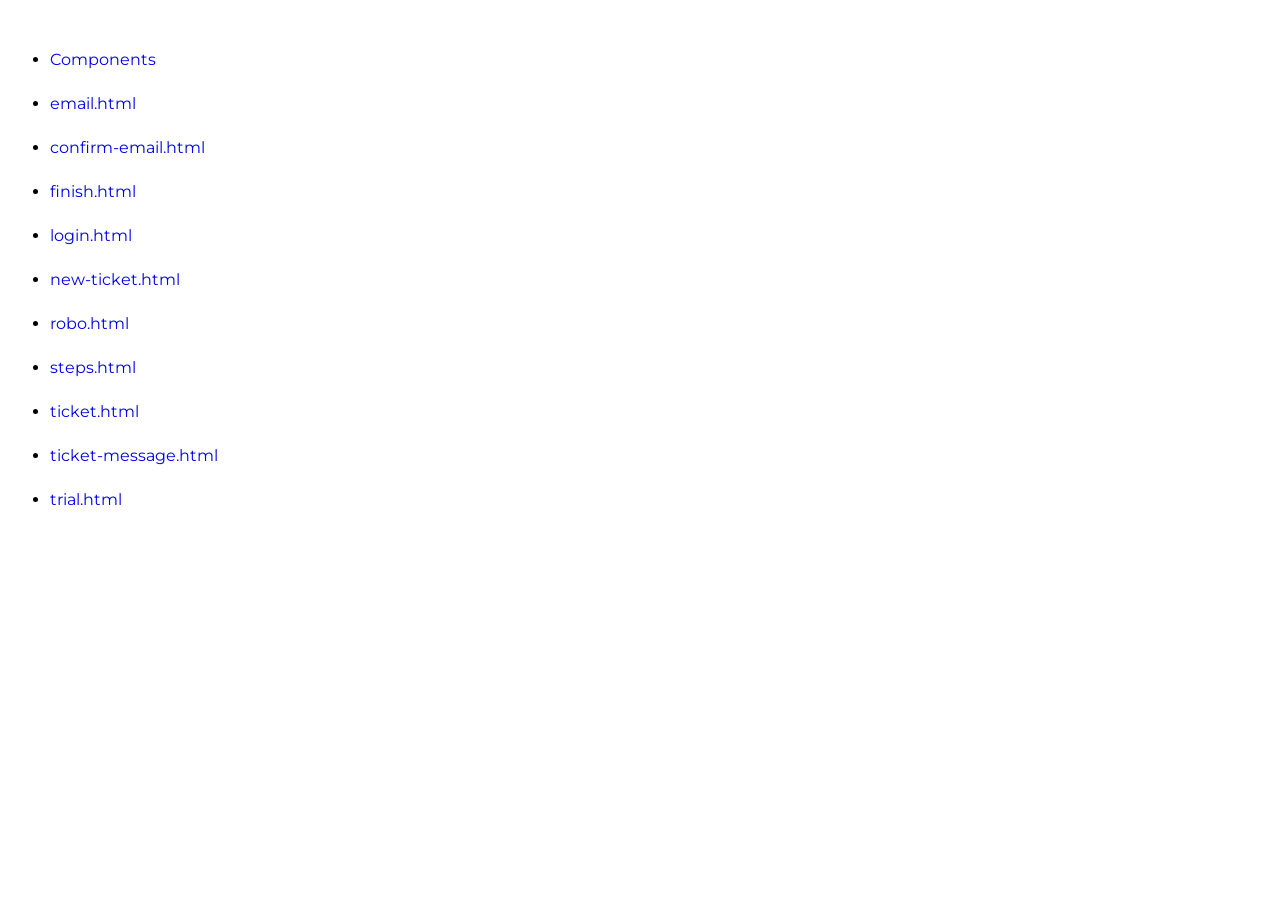
<file: index.html>
<!doctype html>
<html lang="ru">
<head>
  <meta charset="utf-8">
  <meta name="viewport" content="width=device-width, initial-scale=1.0, maximum-scale=1.0, user-scalable=no" />
  <meta http-equiv="X-UA-Compatible" content="ie=edge">
  <meta name="apple-mobile-web-app-status-bar-style" content="#222529">
  <meta name="apple-mobile-web-app-capable" content="yes">
  <meta name="msapplication-config" content="browserconfig.xml" />

  <meta name="theme-color" content="#00CF91">
  <meta name="msapplication-navbutton-color" content="#00CF91">
  <meta name="apple-mobile-web-app-capable" content="yes"/>
  <meta name="apple-mobile-web-app-status-bar-style" content="#00CF91">

  <link rel="icon" type="image/x-icon" href="favicon.ico">
  <link rel="icon" type="image/png" href="favicon.png">
  <link rel="apple-touch-icon" href="android-chrome-192x192.png">

  <link rel="preconnect" href="https://fonts.googleapis.com">
  <link rel="preconnect" href="https://fonts.gstatic.com" crossorigin>
  <link href="https://fonts.googleapis.com/css2?family=Montserrat:wght@100;200;300;400;500;600;700&display=swap" rel="stylesheet">


  <link rel="stylesheet" href="css/style.css">
  <link rel="stylesheet" href="css/responsive.css">


  <script src="js/input-mask.js"></script>
  <title>Ainox</title>
</head>
<body style="padding: 50px;background-color: #FFFFFF">

<ul>
  <li class="mb-25">
    <a href="components.html">Components</a>
  </li>
  <li class="mb-25">
    <a href="email.html">email.html</a>
  </li>
  <li class="mb-25">
    <a href="confirm-email.html">confirm-email.html</a>
  </li>
  <li class="mb-25">
    <a href="finish.html">finish.html</a>
  </li>
  <li class="mb-25">
    <a href="login.html">login.html</a>
  </li>
  <li class="mb-25">
    <a href="new-ticket.html">new-ticket.html</a>
  </li>
  <li class="mb-25">
    <a href="robo.html">robo.html</a>
  </li>
  <li class="mb-25">
    <a href="steps.html">steps.html</a>
  </li>
  <li class="mb-25">
    <a href="ticket.html">ticket.html</a>
  </li>
  <li class="mb-25">
    <a href="ticket-message.html">ticket-message.html</a>
  </li>
  <li class="mb-25">
    <a href="trial.html">trial.html</a>
  </li>
</ul>

<script src="js/mask-data.js"></script>
<script src="js/fastfront.js"></script>
<script src="js/main.js"></script>
</body>
</html>
</file>
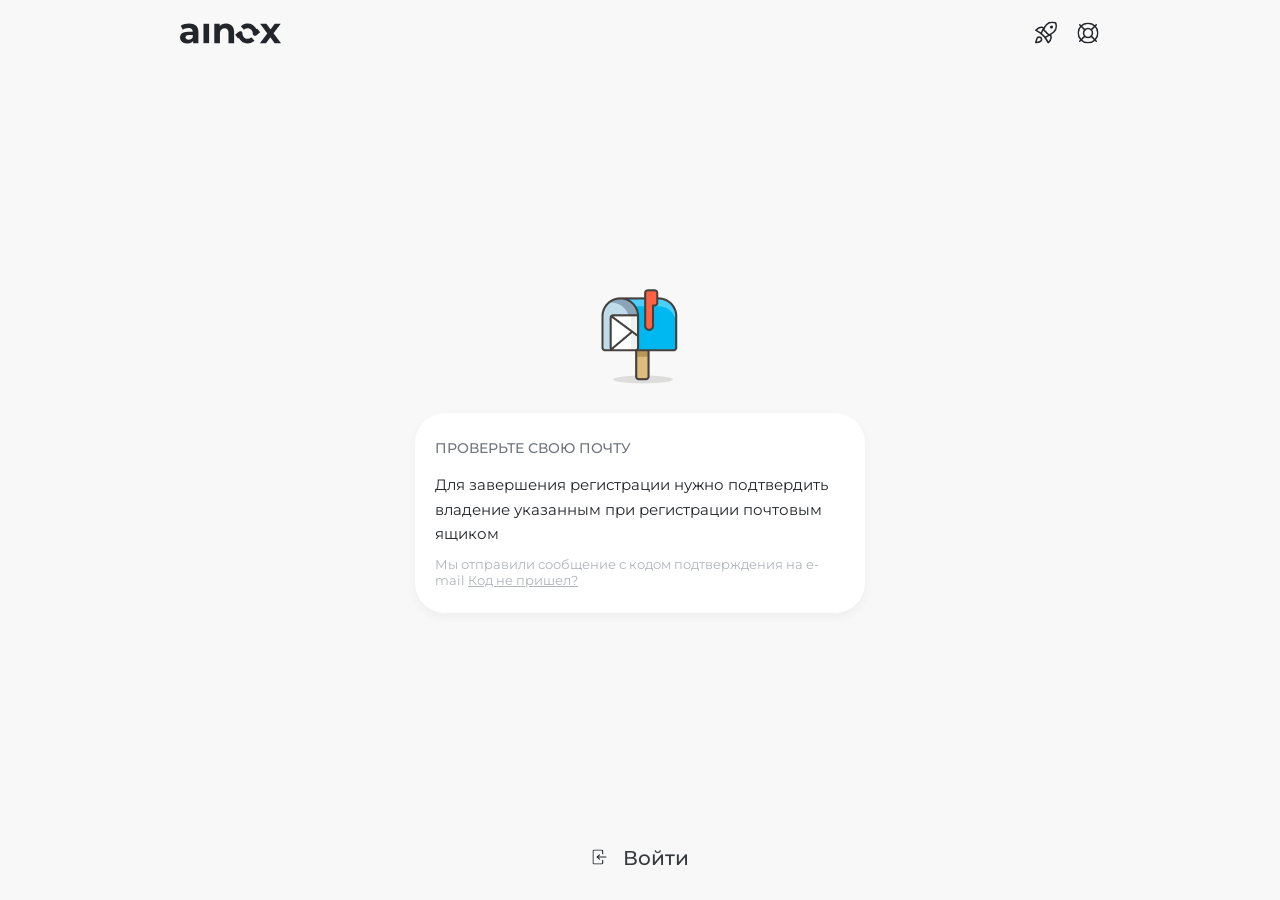
<file: confirm-email.html>
<!doctype html>
<html lang="ru">
<head>
  <meta charset="utf-8">
  <meta name="viewport" content="width=device-width, initial-scale=1.0, maximum-scale=1.0, user-scalable=no" />
  <meta http-equiv="X-UA-Compatible" content="ie=edge">
  <meta name="theme-color" content="#00CF91">
  <meta name="msapplication-navbutton-color" content="#00CF91">
  <meta name="apple-mobile-web-app-capable" content="yes"/>
  <meta name="apple-mobile-web-app-status-bar-style" content="#00CF91">

  <link rel="preconnect" href="https://fonts.googleapis.com">
  <link rel="preconnect" href="https://fonts.gstatic.com" crossorigin>
  <link href="https://fonts.googleapis.com/css2?family=Montserrat:wght@100;200;300;400;500;600;700&display=swap"
        rel="stylesheet">


  <link rel="stylesheet" href="css/style.css">
  <link rel="stylesheet" href="css/responsive.css">


  <script src="js/input-mask.js"></script>
  <title>Email</title>
</head>
<body>


<nav class="navbar">
  <div class="navbar-content">
    <a href="index.html">
      <img src="assets/images/logo-site.svg" alt="logo site">
    </a>


    <div class="navbar-usr-info">
      <a href="#">
        <div class="rocket-icon">
          <img src="assets/icons/rocket.svg" alt="rocket" class="rocket-icon-green">
          <img src="assets/icons/rocket-black.svg" alt="rocket" class="rocket-icon-black">
        </div>
      </a>

      <div class="profile-dropdowns">
        <div class="profile-dropdowns-icon">
          <i class="icon" data-name="help"></i>
        </div>
        <div class="profile-dropdowns-toggle">
          <div class="profile-dropdowns-toggle-title">Справочная информация</div>
          <a href="#" class="profile-dropdowns-toggle-item">
            <img src="assets/icons/energi.svg" alt="energi" class="profile-dropdowns-toggle-icon">
            Мастер быстрой настройки
          </a>
          <a href="#" class="profile-dropdowns-toggle-item">
            <img src="assets/icons/book.svg" alt="book" class="profile-dropdowns-toggle-icon">
            База знаний Ainox
          </a>
          <div class="profile-dropdowns-toggle-title">Справочная информация</div>
          <a href="#" class="profile-dropdowns-toggle-item">
            <img src="assets/icons/send-message.svg" alt="book" class="profile-dropdowns-toggle-icon">
            Поддержка в Telegram
          </a>
          <a href="ticket-message.html" class="profile-dropdowns-toggle-item">
            <img src="assets/icons/help.svg" alt="help" class="profile-dropdowns-toggle-icon">
            Диалоги с поддержкой
          </a>
          <a href="new-ticket.html" class="menu-btn">
            <button class="btn-black">
              <img src="assets/icons/quation.svg" alt="quation" class="profile-dropdowns-toggle-icon">
              Создать обращение
            </button>
          </a>
        </div>
      </div>

    </div>
  </div>
</nav>






<div class="email emaile">

      <div class="email-box emaile-box">
        <div class="image">
          <img src="assets/images/email.png" alt="email">
        </div>
        <div class="wrapper">
          <h3 class="email-box-title">Проверьте свою почту</h3>
          <p class="email-box-subtitle">
            Для завершения регистрации нужно подтвердить владение указанным при регистрации почтовым ящиком
          </p>
          <p class="email-change-kod emaile-box-change">
            Мы отправили сообщение с кодом подтверждения на e-mail
            <a href="#"> Код не пришел?</a>
          </p>
        </div>
        <a href="steps.html" class="register-now sign-emaile">
          <img src="assets/icons/exit-black.svg" alt="exit">
          Войти
        </a>
      </div>


    </div>


<div class="modal-delete-account">
  <div class="modal-delete-account-body"></div>
  <div class="modal-form">
    <h2 class="modal-form-heading">Подтвердите удаление аккаунта</h2>
    <p class="modal-form-title">Все данные об аккаунте будут незамедлительно удалены. Восстановление не возможно.</p>
    <div class="wrapper wrapper-modal-form">
      <span>Подтвердите удаление</span>
      <div class="switch-modal">
        <label class="def-switch">
          <input type="checkbox">
          <span></span>
        </label>
        <p>Подтверждаю удаление аккаунта без возможности восстановления.</p>
      </div>
      <div class="switch-modal switch-modal-mobile">
        <p>Подтверждаю удаление аккаунта без возможности восстановления.</p>
        <label class="def-switch">
          <input type="checkbox">
          <span></span>
        </label>
      </div>
    </div>
    <div class="modal-buttons">
      <button class="close-modal">
        <img src="assets/icons/X.svg" alt="X">
        Отмена
      </button>
      <button class="btn-delete">
        Удалить аккаунт
      </button>
    </div>
  </div>
</div>

<script src="js/mask-data.js"></script>
<script src="js/main.js"></script>
</body>
</html>
</file>
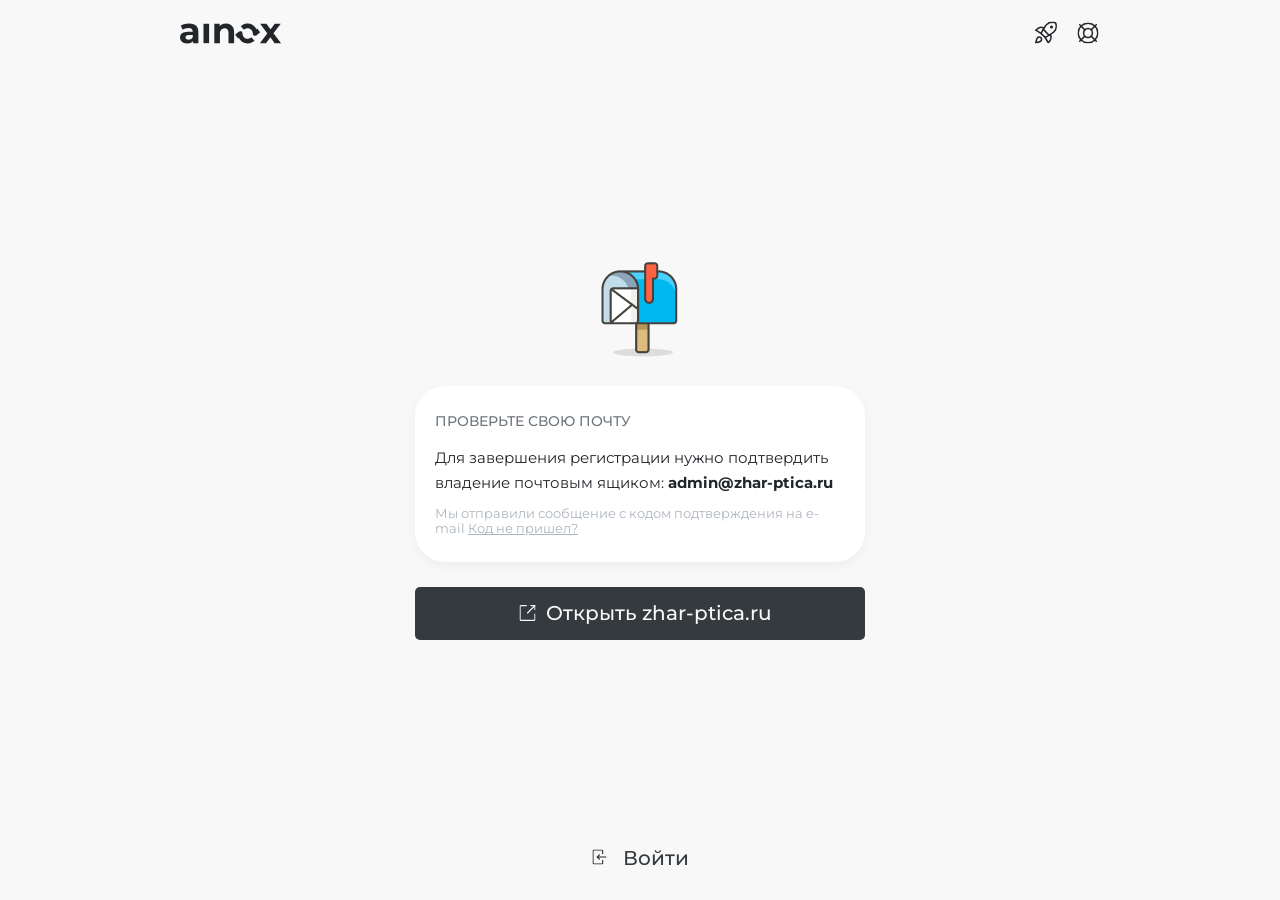
<file: email.html>
<!doctype html>
<html lang="ru">
<head>
  <meta charset="utf-8">
  <meta name="viewport" content="width=device-width, initial-scale=1.0, maximum-scale=1.0, user-scalable=no" />
  <meta http-equiv="X-UA-Compatible" content="ie=edge">
  <meta name="theme-color" content="#00CF91">
  <meta name="msapplication-navbutton-color" content="#00CF91">
  <meta name="apple-mobile-web-app-capable" content="yes"/>
  <meta name="apple-mobile-web-app-status-bar-style" content="#00CF91">

  <link rel="preconnect" href="https://fonts.googleapis.com">
  <link rel="preconnect" href="https://fonts.gstatic.com" crossorigin>
  <link href="https://fonts.googleapis.com/css2?family=Montserrat:wght@100;200;300;400;500;600;700&display=swap"
        rel="stylesheet">


  <link rel="stylesheet" href="css/style.css">
  <link rel="stylesheet" href="css/responsive.css">


  <script src="js/input-mask.js"></script>
  <title>Email</title>
</head>
<body>


<nav class="navbar">
  <div class="navbar-content">
    <a href="index.html">
      <img src="assets/images/logo-site.svg" alt="logo site">
    </a>


    <div class="navbar-usr-info">
      <a href="#">
        <div class="rocket-icon">
          <img src="assets/icons/rocket.svg" alt="rocket" class="rocket-icon-green">
          <img src="assets/icons/rocket-black.svg" alt="rocket" class="rocket-icon-black">
        </div>
      </a>

      <div class="profile-dropdowns">
        <div class="profile-dropdowns-icon">
          <i class="icon" data-name="help"></i>
        </div>
        <div class="profile-dropdowns-toggle">
          <div class="profile-dropdowns-toggle-title">Справочная информация</div>
          <a href="#" class="profile-dropdowns-toggle-item">
            <img src="assets/icons/energi.svg" alt="energi" class="profile-dropdowns-toggle-icon">
            Мастер быстрой настройки
          </a>
          <a href="#" class="profile-dropdowns-toggle-item">
            <img src="assets/icons/book.svg" alt="book" class="profile-dropdowns-toggle-icon">
            База знаний Ainox
          </a>
          <div class="profile-dropdowns-toggle-title">Справочная информация</div>
          <a href="#" class="profile-dropdowns-toggle-item">
            <img src="assets/icons/send-message.svg" alt="book" class="profile-dropdowns-toggle-icon">
            Поддержка в Telegram
          </a>
          <a href="ticket-message.html" class="profile-dropdowns-toggle-item">
            <img src="assets/icons/help.svg" alt="help" class="profile-dropdowns-toggle-icon">
            Диалоги с поддержкой
          </a>
          <a href="new-ticket.html" class="menu-btn">
            <button class="btn-black">
              <img src="assets/icons/quation.svg" alt="quation" class="profile-dropdowns-toggle-icon">
              Создать обращение
            </button>
          </a>
        </div>
      </div>

    </div>
  </div>
</nav>






<div class="email emaile">

      <div class="email-box emaile-box">
        <div class="image">
          <img src="assets/images/email.png" alt="email">
        </div>
        <div class="wrapper">
          <h3 class="email-box-title">Проверьте свою почту</h3>
          <p class="email-box-subtitle">Для завершения регистрации нужно подтвердить владение почтовым ящиком:
            <a href="#">admin@zhar-ptica.ru</a>
          </p>
          <p class="email-change-kod emaile-box-change">
            Мы отправили сообщение с кодом подтверждения на e-mail
            <a href="#"> Код не пришел?</a>
          </p>
        </div>
          <button class="btn-black btn-emaile">
            <img src="assets/icons/arrow-right-top.svg" alt="arrow-">
            Открыть zhar-ptica.ru
          </button>
        <a href="login.html" class="register-now sign-emaile">
          <img src="assets/icons/exit-black.svg" alt="exit">
          Войти
        </a>
      </div>


    </div>


<div class="modal-delete-account">
  <div class="modal-delete-account-body"></div>
  <div class="modal-form">
    <h2 class="modal-form-heading">Подтвердите удаление аккаунта</h2>
    <p class="modal-form-title">Все данные об аккаунте будут незамедлительно удалены. Восстановление не возможно.</p>
    <div class="wrapper wrapper-modal-form">
      <span>Подтвердите удаление</span>
      <div class="switch-modal">
        <label class="def-switch">
          <input type="checkbox">
          <span></span>
        </label>
        <p>Подтверждаю удаление аккаунта без возможности восстановления.</p>
      </div>
      <div class="switch-modal switch-modal-mobile">
        <p>Подтверждаю удаление аккаунта без возможности восстановления.</p>
        <label class="def-switch">
          <input type="checkbox">
          <span></span>
        </label>
      </div>
    </div>
    <div class="modal-buttons">
      <button class="close-modal">
        <img src="assets/icons/X.svg" alt="X">
        Отмена
      </button>
      <button class="btn-delete">
        Удалить аккаунт
      </button>
    </div>
  </div>
</div>

<script src="js/mask-data.js"></script>
<script src="js/main.js"></script>
</body>
</html>
</file>
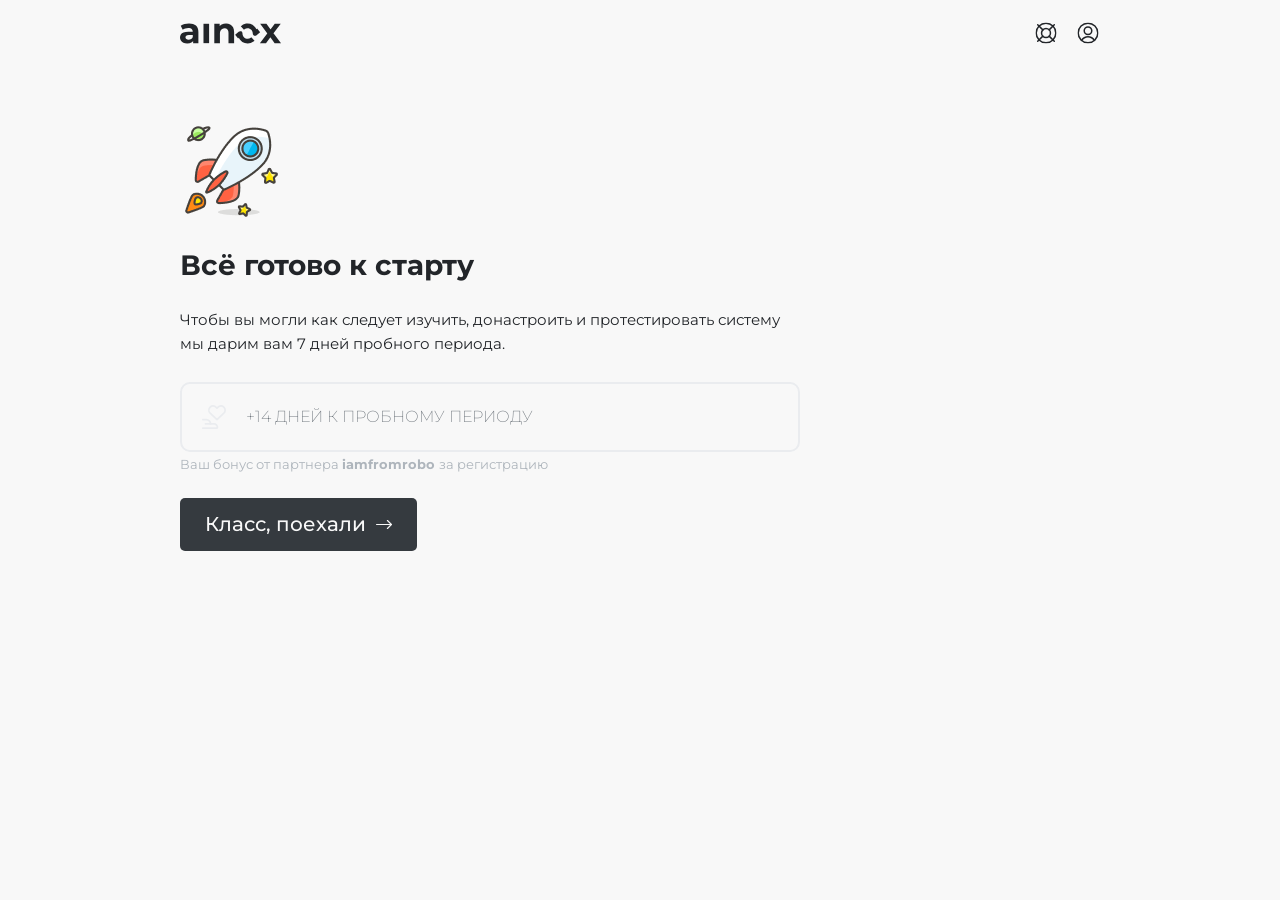
<file: finish.html>
<!doctype html>
<html lang="ru">
<head>
  <meta charset="utf-8">
  <meta name="viewport" content="width=device-width, initial-scale=1.0, maximum-scale=1.0, user-scalable=no" />
  <meta http-equiv="X-UA-Compatible" content="ie=edge">
  <meta name="apple-mobile-web-app-status-bar-style" content="#222529">
  <meta name="apple-mobile-web-app-capable" content="yes">
  <meta name="theme-color" content="#00CF91">
  <meta name="msapplication-navbutton-color" content="#00CF91">
  <meta name="apple-mobile-web-app-capable" content="yes"/>
  <meta name="apple-mobile-web-app-status-bar-style" content="#00CF91">

  <link rel="icon" type="image/x-icon" href="favicon.ico">
  <link rel="icon" type="image/png" href="favicon.png">
  <link rel="apple-touch-icon" href="android-chrome-192x192.png">
  <meta name="msapplication-config" content="browserconfig.xml" />

  <link rel="preconnect" href="https://fonts.googleapis.com">
  <link rel="preconnect" href="https://fonts.gstatic.com" crossorigin>
  <link href="https://fonts.googleapis.com/css2?family=Montserrat:wght@100;200;300;400;500;600;700&display=swap"
        rel="stylesheet">


  <link rel="stylesheet" href="css/style.css">
  <link rel="stylesheet" href="css/responsive.css">


  <script src="js/input-mask.js"></script>
  <title>Finish</title>
</head>
<body class="ticket">

<nav class="navbar">
  <div class="navbar-content">
    <a href="index.html">
      <img src="assets/images/logo-site.svg" alt="logo site">
    </a>


    <div class="navbar-usr-info">

      <div class="profile-dropdowns">
        <div class="profile-dropdowns-icon">
          <i class="icon" data-name="help"></i>
        </div>
        <div class="profile-dropdowns-toggle">
          <div class="profile-dropdowns-toggle-title">Справочная информация</div>
          <a href="#" class="profile-dropdowns-toggle-item">
            <img src="assets/icons/energi.svg" alt="energi" class="profile-dropdowns-toggle-icon">
            Мастер быстрой настройки
          </a>
          <a href="#" class="profile-dropdowns-toggle-item">
            <img src="assets/icons/book.svg" alt="book" class="profile-dropdowns-toggle-icon">
            База знаний Ainox
          </a>
          <div class="profile-dropdowns-toggle-title">Справочная информация</div>
          <a href="#" class="profile-dropdowns-toggle-item">
            <img src="assets/icons/send-message.svg" alt="book" class="profile-dropdowns-toggle-icon">
            Поддержка в Telegram
          </a>
          <a href="ticket-message.html" class="profile-dropdowns-toggle-item">
            <img src="assets/icons/help.svg" alt="help" class="profile-dropdowns-toggle-icon">
            Диалоги с поддержкой
          </a>
          <a href="new-ticket.html" class="menu-btn">
            <button class="btn-black">
              <img src="assets/icons/quation.svg" alt="quation" class="profile-dropdowns-toggle-icon">
              Создать обращение
            </button>
          </a>
        </div>
      </div>

      <div class="profile-dropdowns">
        <div class="profile-dropdowns-icon">
          <i class="icon" data-name="user-profile"></i>
        </div>
        <div class="profile-dropdowns-toggle">
          <div class="profile-dropdowns-toggle-item">
            <img src="assets/icons/dark-mode.svg" alt="icon" class="profile-dropdowns-toggle-icon">
            Ночной режим
          </div>
          <div class="profile-dropdowns-toggle-item">
            <img src="assets/icons/dark-mode.svg" alt="icon" class="profile-dropdowns-toggle-icon">
            Выйти
          </div>
          <div class="profile-dropdowns-toggle-item btn-delete-account">
            <img src="assets/icons/remove-account.svg" alt="book" class="profile-dropdowns-toggle-icon">
            Удалить аккаунт
          </div>
        </div>
      </div>

    </div>
  </div>
</nav>


<div class="container container-finish pt-30">
  <div class="finish">
    <div class="image">
      <img src="assets/images/finish.png" alt="finish-img">
    </div>
    <h2 class="finish-heading">Всё готово к старту</h2>
    <p class="finish-title">Чтобы вы могли как следует изучить, донастроить и протестировать систему мы дарим вам 7 дней пробного периода.</p>
      <div class="finish-text">
        <img src="assets/icons/finish-text.svg" alt="text-finish">
        <span>+14 дней к пробному периоду</span>
      </div>
    <p class="finish-subtitle" >Ваш бонус от партнера <span> iamfromrobo </span> за регистрацию</p>
      <button class="btn-black btn-finish">
        Класс, поехали
        <img src="assets/icons/arrow-right.svg" alt="arrow">
      </button>
  </div>
</div>


<div class="modal-delete-account">
  <div class="modal-delete-account-body"></div>
  <div class="modal-form">
    <h2 class="modal-form-heading">Подтвердите удаление аккаунта</h2>
    <p class="modal-form-title">Все данные об аккаунте будут незамедлительно удалены. Восстановление не возможно.</p>
    <div class="wrapper wrapper-modal-form">
      <span>Подтвердите удаление</span>
      <div class="switch-modal">
        <label class="def-switch">
          <input type="checkbox">
          <span></span>
        </label>
        <p>Подтверждаю удаление аккаунта без возможности восстановления.</p>
      </div>
      <div class="switch-modal switch-modal-mobile">
        <p>Подтверждаю удаление аккаунта без возможности восстановления.</p>
        <label class="def-switch">
          <input type="checkbox">
          <span></span>
        </label>
      </div>
    </div>
    <div class="modal-buttons">
      <button class="close-modal">
        <img src="assets/icons/X.svg" alt="X">
        Отмена
      </button>
      <button class="btn-delete">
        Удалить аккаунт
      </button>
    </div>
  </div>
</div>

<script src="js/mask-data.js"></script>
<script src="js/fastfront.js"></script>
<script src="js/main.js"></script>
</body>
</html>
</file>
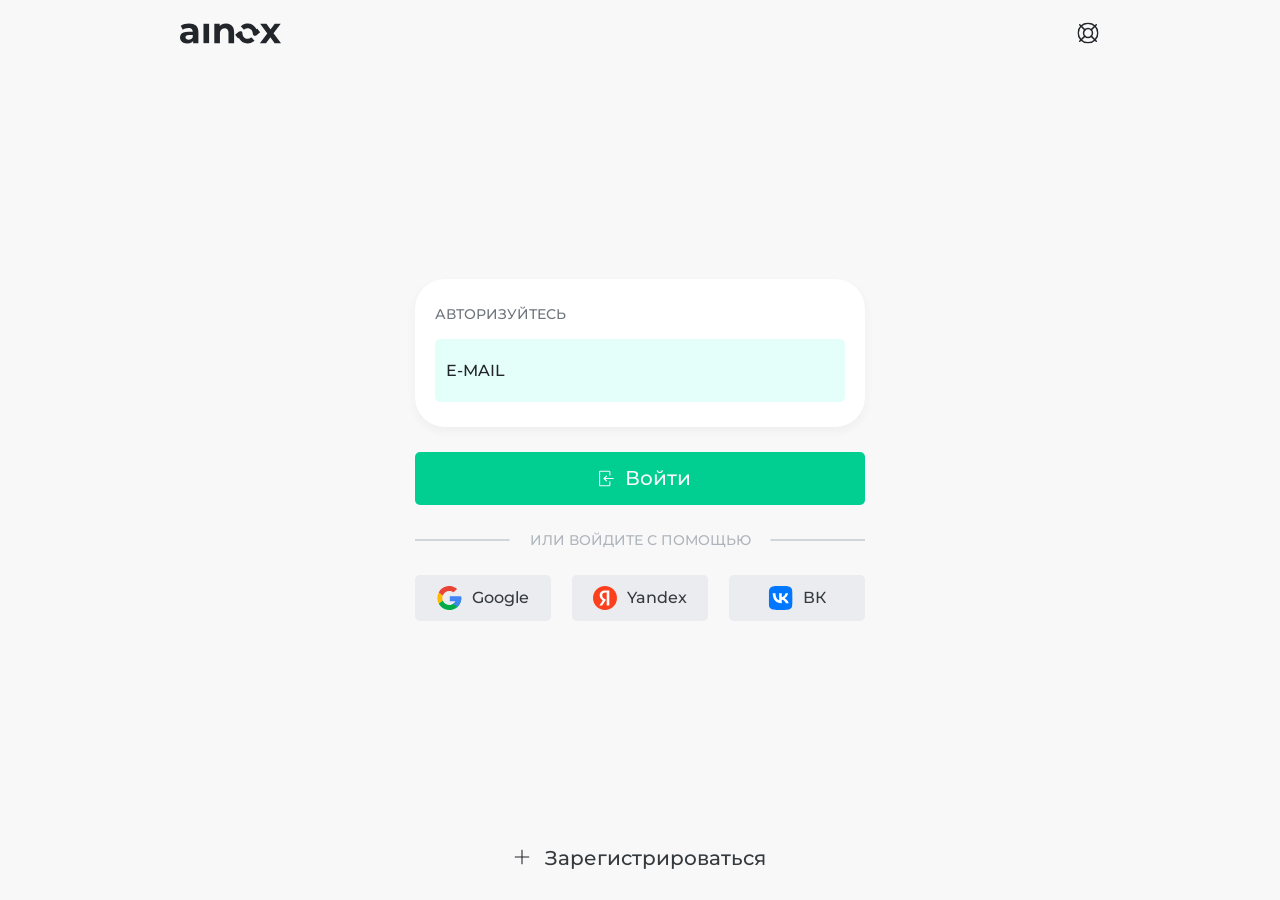
<file: login.html>
<!doctype html>
<html lang="ru">
<head>
  <meta charset="utf-8">
  <meta name="viewport" content="width=device-width, initial-scale=1.0, maximum-scale=1.0, user-scalable=no" />
  <meta http-equiv="X-UA-Compatible" content="ie=edge">
  <meta name="theme-color" content="#00CF91">
  <meta name="msapplication-navbutton-color" content="#00CF91">
  <meta name="apple-mobile-web-app-capable" content="yes"/>
  <meta name="apple-mobile-web-app-status-bar-style" content="#00CF91">
  <link rel="icon" type="image/x-icon" href="favicon.ico">
  <link rel="icon" type="image/png" href="favicon.png">
  <link rel="apple-touch-icon" href="android-chrome-192x192.png">
  <meta name="msapplication-config" content="browserconfig.xml" />


  <link rel="preconnect" href="https://fonts.googleapis.com">
  <link rel="preconnect" href="https://fonts.gstatic.com" crossorigin>
  <link href="https://fonts.googleapis.com/css2?family=Montserrat:wght@100;200;300;400;500;600;700&display=swap"
        rel="stylesheet">


  <link rel="stylesheet" href="css/style.css">
  <link rel="stylesheet" href="css/responsive.css">


  <script src="js/input-mask.js"></script>
  <title>Login</title>
</head>
<body>


<nav class="navbar">
  <div class="navbar-content">
    <a href="index.html">
      <img src="assets/images/logo-site.svg" alt="logo site">
    </a>


    <div class="navbar-usr-info">


      <div class="profile-dropdowns">
        <div class="profile-dropdowns-icon">
          <i class="icon" data-name="help"></i>
        </div>
        <div class="profile-dropdowns-toggle">
          <div class="profile-dropdowns-toggle-title">Справочная информация</div>
          <a href="#" class="profile-dropdowns-toggle-item">
              <img src="assets/icons/energi.svg" alt="energi" class="profile-dropdowns-toggle-icon">
              Мастер быстрой настройки
          </a>
          <a href="#" class="profile-dropdowns-toggle-item">
              <img src="assets/icons/book.svg" alt="book" class="profile-dropdowns-toggle-icon">
              База знаний Ainox
          </a>
          <div class="profile-dropdowns-toggle-title">Справочная информация</div>
          <a href="#" class="profile-dropdowns-toggle-item">
              <img src="assets/icons/send-message.svg" alt="book" class="profile-dropdowns-toggle-icon">
              Поддержка в Telegram
          </a>
          <a href="ticket-message.html" class="profile-dropdowns-toggle-item">
              <img src="assets/icons/help.svg" alt="help" class="profile-dropdowns-toggle-icon">
              Диалоги с поддержкой
          </a>
          <a href="new-ticket.html" class="menu-btn">
            <button class="btn-black">
              <img src="assets/icons/quation.svg" alt="quation" class="profile-dropdowns-toggle-icon">
              Создать обращение
            </button>
          </a>
        </div>
      </div>

    </div>
  </div>
</nav>





<div class="email">

  <div class="email-box">

    <div class="wrapper login">
      <h3 class="email-box-title">Авторизуйтесь</h3>

      <label class="def-fields def-fields-text">
        <span class="def-fields-title">E-mail</span>
        <input type="email" class="def-fields-input mask-email email-input" placeholder="_@_._">
        <img class="def-fields-icon-edit " id="def-fields-icon-edit-email" src="assets/icons/edit-input.svg" alt="key-icon">
        <img class="def-fields-icon" src="assets/icons/mail.svg" alt="email-icon">
      </label>

      <p class="error-form d-none mt-6" id="email-alert">
        Пожалуйста, введите правильный адрес электронной почты
      </p>

      <div class="input-kod">
        <label class="def-fields fields-kod">
          <span class="def-fields-title">Код из письма</span>
          <input type="text" class="def-fields-input mask-one-key email-kod" placeholder="000–000">
          <img class="def-fields-icon" src="assets/icons/check-mark.svg" alt="filed-icon">
          <img class="def-fields-icon-edit" src="assets/icons/edit-input.svg" alt="key-icon">
        </label>
        <p class="email-change-kod">
          Мы отправили вам на почту одноразовый код для авторизации.
          <a href="#">Код не пришел?</a>
        </p>
      </div>
      <div class="email-password">
        <label class="def-fields fields-password">
          <span class="def-fields-title">Пароль</span>
          <input type="password" id="password" class="def-fields-input mask-password email-password-input"
                 placeholder="✱✱✱✱✱✱✱✱✱✱">
          <img class="def-fields-icon" src="assets/icons/key.svg" alt="key-icon">
          <img class="def-fields-icon-edit" src="assets/icons/edit-input.svg" alt="key-icon">
        </label>
        <a href="#">Код не пришел?</a>
      </div>
    </div>
    <button class="btn-green btn-email">
      <img src="assets/icons/exit.svg" alt="exit" class="exit">
      <img src="assets/icons/loading.svg" alt="arrow" class="icon-loading">
      Войти
    </button>
    <div class="email-footer">
      <div class="solid-text">
        <span>Или войдите с помощью</span>
      </div>
      <div class="social-sites">
        <button class="btn-social">
          <img src="assets/icons/google.svg" alt="google">
          Google
        </button>
        <button class="btn-social">
          <img src="assets/icons/Yandex.svg" alt="yandex">
          Yandex
        </button>
        <button class="btn-social">
          <img src="assets/icons/VK.svg" alt="vk">
          ВК
        </button>
      </div>
    </div>
    <a href="#" class="register-now">
      <img src="assets/icons/plus.svg" alt="plus">
      Зарегистрироваться
    </a>
  </div>

</div>


<div class="modal-delete-account">
  <div class="modal-delete-account-body"></div>
  <div class="modal-form">
    <h2 class="modal-form-heading">Подтвердите удаление аккаунта</h2>
    <p class="modal-form-title">Все данные об аккаунте будут незамедлительно удалены. Восстановление не возможно.</p>
    <div class="wrapper wrapper-modal-form">
      <span>Подтвердите удаление</span>
      <div class="switch-modal">
        <label class="def-switch">
          <input type="checkbox">
          <span></span>
        </label>
        <p>Подтверждаю удаление аккаунта без возможности восстановления.</p>
      </div>
      <div class="switch-modal switch-modal-mobile">
        <p>Подтверждаю удаление аккаунта без возможности восстановления.</p>
        <label class="def-switch">
          <input type="checkbox">
          <span></span>
        </label>
      </div>
    </div>
    <div class="modal-buttons">
      <button class="close-modal">
        <img src="assets/icons/X.svg" alt="X">
        Отмена
      </button>
      <button class="btn-delete">
        Удалить аккаунт
      </button>
    </div>
  </div>
</div>


<script src="js/mask-data.js"></script>
<script src="js/fastfront.js"></script>
<script src="js/main.js"></script>
<script src="js/login.js"></script>
</body>
</html>
</file>
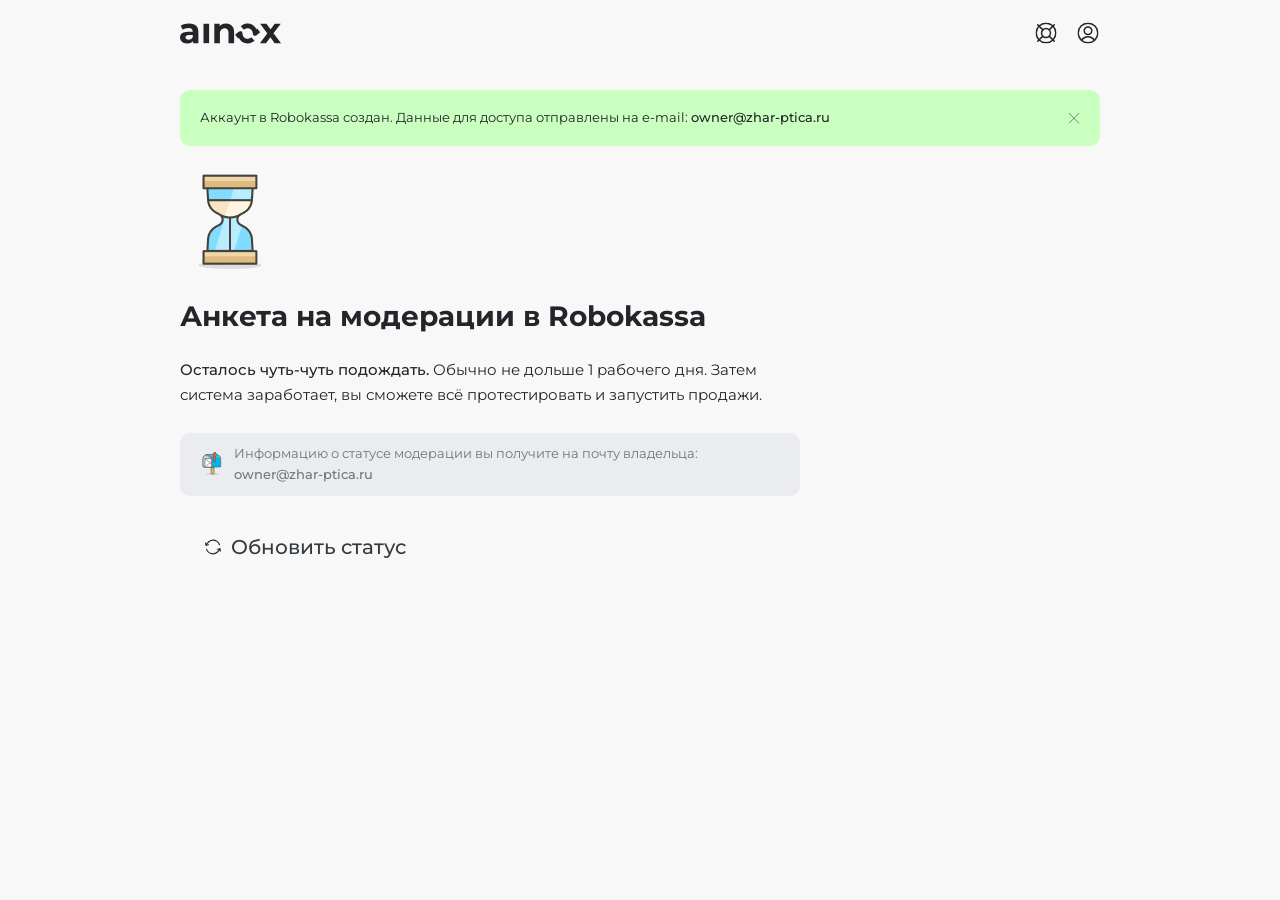
<file: robo.html>
<!doctype html>
<html lang="ru">
<head>
  <meta charset="utf-8">
  <meta name="viewport" content="width=device-width, initial-scale=1.0, maximum-scale=1.0, user-scalable=no" />
  <meta http-equiv="X-UA-Compatible" content="ie=edge">
  <meta name="theme-color" content="#00CF91">
  <meta name="msapplication-navbutton-color" content="#00CF91">
  <meta name="apple-mobile-web-app-capable" content="yes"/>
  <meta name="apple-mobile-web-app-status-bar-style" content="#00CF91">
  <link rel="icon" type="image/x-icon" href="favicon.ico">
  <link rel="icon" type="image/png" href="favicon.png">
  <link rel="apple-touch-icon" href="android-chrome-192x192.png">
  <meta name="msapplication-config" content="browserconfig.xml" />

  <link rel="preconnect" href="https://fonts.googleapis.com">
  <link rel="preconnect" href="https://fonts.gstatic.com" crossorigin>
  <link href="https://fonts.googleapis.com/css2?family=Montserrat:wght@100;200;300;400;500;600;700&display=swap"
        rel="stylesheet">


  <link rel="stylesheet" href="css/style.css">
  <link rel="stylesheet" href="css/responsive.css">


  <script src="js/input-mask.js"></script>
  <title>Robo</title>
</head>
<body class="ticket">

<nav class="navbar">
  <div class="navbar-content">
    <a href="index.html">
      <img src="assets/images/logo-site.svg" alt="logo site">
    </a>


    <div class="navbar-usr-info">

      <div class="profile-dropdowns">
        <div class="profile-dropdowns-icon">
          <i class="icon" data-name="help"></i>
        </div>
        <div class="profile-dropdowns-toggle">
          <div class="profile-dropdowns-toggle-title">Справочная информация</div>
          <a href="#" class="profile-dropdowns-toggle-item">
            <img src="assets/icons/energi.svg" alt="energi" class="profile-dropdowns-toggle-icon">
            Мастер быстрой настройки
          </a>
          <a href="#" class="profile-dropdowns-toggle-item">
            <img src="assets/icons/book.svg" alt="book" class="profile-dropdowns-toggle-icon">
            База знаний Ainox
          </a>
          <div class="profile-dropdowns-toggle-title">Справочная информация</div>
          <a href="#" class="profile-dropdowns-toggle-item">
            <img src="assets/icons/send-message.svg" alt="book" class="profile-dropdowns-toggle-icon">
            Поддержка в Telegram
          </a>
          <a href="ticket-message.html" class="profile-dropdowns-toggle-item">
            <img src="assets/icons/help.svg" alt="help" class="profile-dropdowns-toggle-icon">
            Диалоги с поддержкой
          </a>
          <a href="new-ticket.html" class="menu-btn">
            <button class="btn-black">
              <img src="assets/icons/quation.svg" alt="quation" class="profile-dropdowns-toggle-icon">
              Создать обращение
            </button>
          </a>
        </div>
      </div>

      <div class="profile-dropdowns">
        <div class="profile-dropdowns-icon">
          <i class="icon" data-name="user-profile"></i>
        </div>
        <div class="profile-dropdowns-toggle">
          <div class="profile-dropdowns-toggle-item">
            <img src="assets/icons/dark-mode.svg" alt="icon" class="profile-dropdowns-toggle-icon">
            Ночной режим
          </div>
          <div class="profile-dropdowns-toggle-item">
            <img src="assets/icons/dark-mode.svg" alt="icon" class="profile-dropdowns-toggle-icon">
            Выйти
          </div>
          <div class="profile-dropdowns-toggle-item btn-delete-account">
            <img src="assets/icons/remove-account.svg" alt="book" class="profile-dropdowns-toggle-icon">
            Удалить аккаунт
          </div>
        </div>
      </div>

    </div>
  </div>
</nav>


<div class="container container-robo">

  <div class="alert success alert-robo">
    <p>
      Аккаунт в Robokassa создан. Данные для доступа отправлены на e-mail: <a href="#">owner@zhar-ptica.ru</a>
    </p>
    <i class="icon" data-name="close"></i>
  </div>

  <div class="robo">

    <div class="image">
      <img src="assets/images/robo-image.png" alt="robo-img">
    </div>

    <h2 class="robo-heading">Анкета на модерации в Robokassa</h2>
    <p class="robo-title"><span>Осталось чуть-чуть подождать.</span> Обычно не дольше 1 рабочего дня. Затем система заработает,
      вы сможете всё протестировать и запустить продажи.</p>

    <div class="robo-box">
      <img src="assets/icons/robo-icon.svg" alt="robo">
      <span>Информацию о статусе модерации вы получите на почту владельца:
      <a href="#">owner@zhar-ptica.ru</a>
      </span>
    </div>
    <button class="btn-transparent btn-robo">
      <img src="assets/icons/Arrows%20Synchronize.svg" alt="arrow">
      Обновить статус
    </button>
  </div>

</div>


<div class="modal-delete-account">
  <div class="modal-delete-account-body"></div>
  <div class="modal-form">
    <h2 class="modal-form-heading">Подтвердите удаление аккаунта</h2>
    <p class="modal-form-title">Все данные об аккаунте будут незамедлительно удалены. Восстановление не возможно.</p>
    <div class="wrapper wrapper-modal-form">
      <span>Подтвердите удаление</span>
      <div class="switch-modal">
        <label class="def-switch">
          <input type="checkbox">
          <span></span>
        </label>
        <p>Подтверждаю удаление аккаунта без возможности восстановления.</p>
      </div>
      <div class="switch-modal switch-modal-mobile">
        <p>Подтверждаю удаление аккаунта без возможности восстановления.</p>
        <label class="def-switch">
          <input type="checkbox">
          <span></span>
        </label>
      </div>
    </div>
    <div class="modal-buttons">
      <button class="close-modal">
        <img src="assets/icons/X.svg" alt="X">
        Отмена
      </button>
      <button class="btn-delete">
        Удалить аккаунт
      </button>
    </div>
  </div>
</div>

<script src="js/mask-data.js"></script>
<script src="js/main.js"></script>
</body>
</html>
</file>
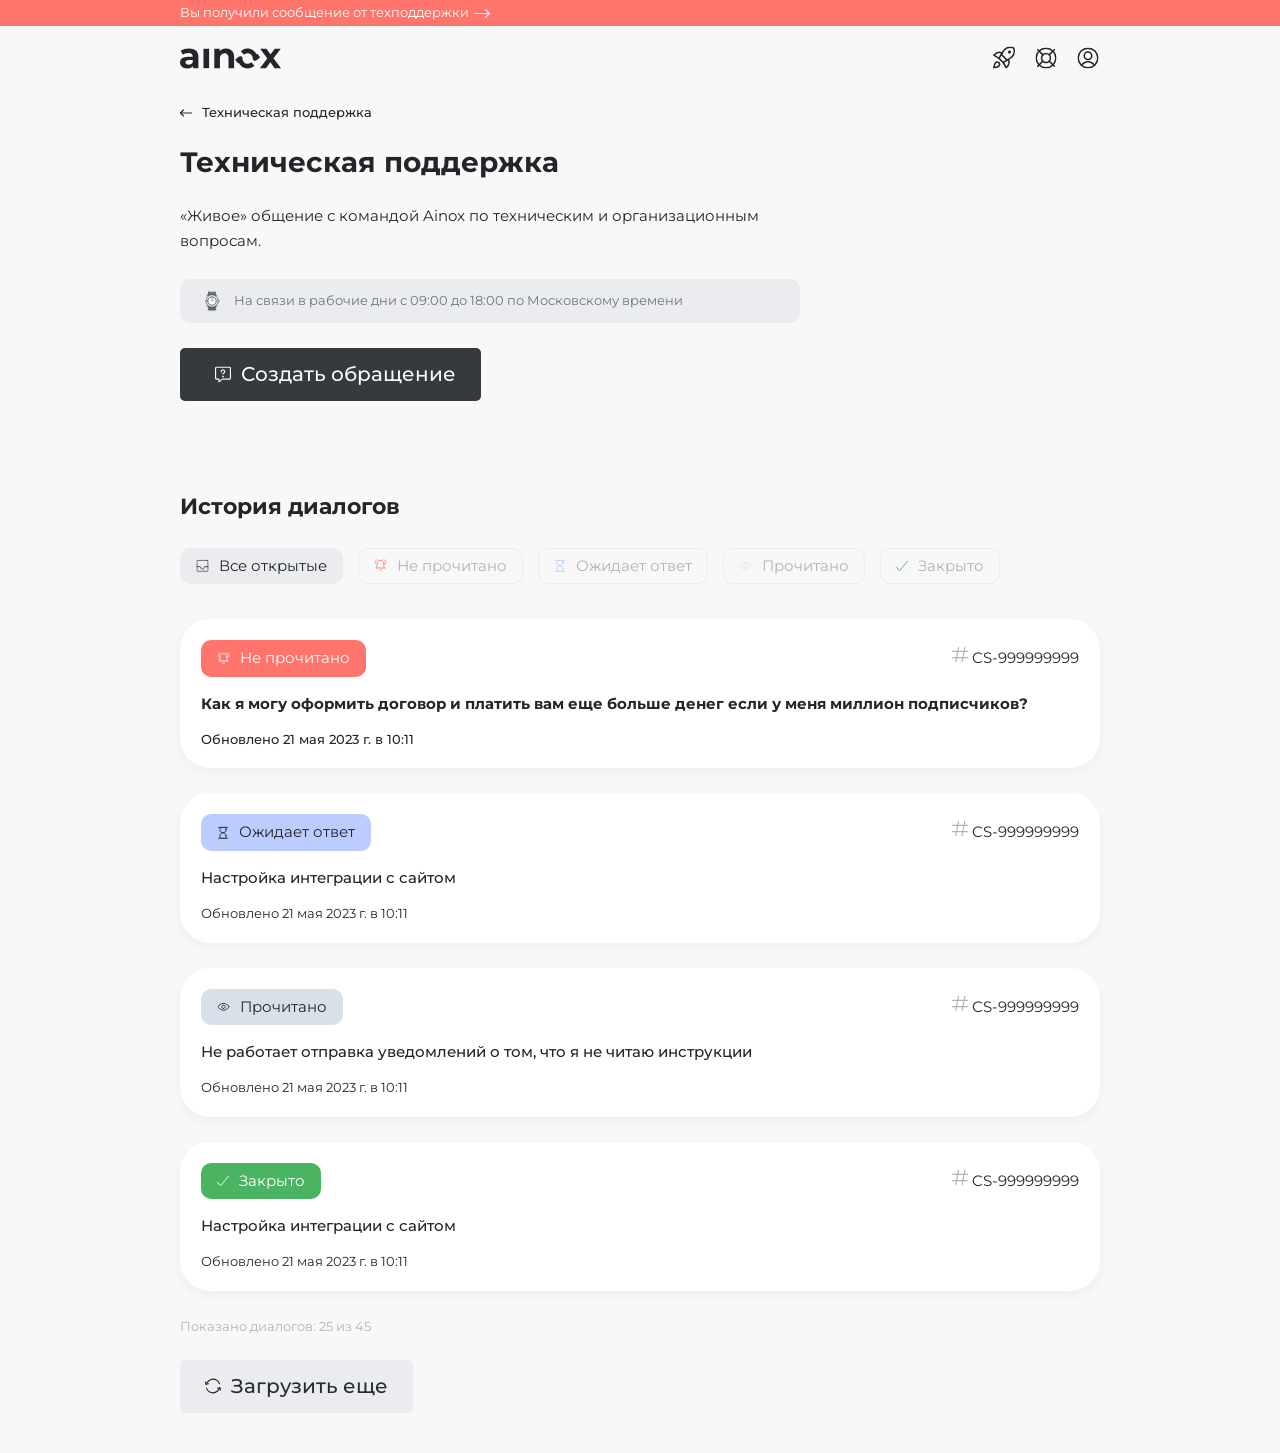
<file: ticket-message.html>
<!doctype html>
<html lang="ru">
<head>
  <meta charset="utf-8">
  <meta name="viewport" content="width=device-width, initial-scale=1.0, maximum-scale=1.0, user-scalable=no" />
  <meta http-equiv="X-UA-Compatible" content="ie=edge">
  <meta name="theme-color" content="#00CF91">
  <meta name="msapplication-navbutton-color" content="#00CF91">
  <meta name="apple-mobile-web-app-capable" content="yes"/>
  <meta name="apple-mobile-web-app-status-bar-style" content="#00CF91">
  <link rel="icon" type="image/x-icon" href="favicon.ico">
  <link rel="icon" type="image/png" href="favicon.png">
  <link rel="apple-touch-icon" href="android-chrome-192x192.png">
  <meta name="msapplication-config" content="browserconfig.xml"/>

  <link rel="preconnect" href="https://fonts.googleapis.com">
  <link rel="preconnect" href="https://fonts.gstatic.com" crossorigin>
  <link href="https://fonts.googleapis.com/css2?family=Montserrat:wght@100;200;300;400;500;600;700&display=swap"
        rel="stylesheet">


  <link rel="stylesheet" href="css/style.css">
  <link rel="stylesheet" href="css/responsive.css">


  <script src="js/input-mask.js"></script>
  <title>Ticket Message</title>
</head>
<body class="ticket-message">

<div class="got-a-message">
  <div class="container got-a-message-container">
    <p> Вы получили сообщение от техподдержки </p>
    <img src="assets/icons/arrow-right.svg" alt="arrow-right">
  </div>
</div>

<nav class="navbar actives">
  <div class="navbar-content">
    <a href="index.html">
      <img src="assets/images/logo-site.svg" alt="logo site">
    </a>


    <div class="navbar-usr-info">
      <a href="#">
        <div class="rocket-icon">
          <img src="assets/icons/rocket.svg" alt="rocket" class="rocket-icon-green">
          <img src="assets/icons/rocket-black.svg" alt="rocket" class="rocket-icon-black">
        </div>
      </a>

      <div class="profile-dropdowns">
        <div class="profile-dropdowns-icon">
          <i class="icon" data-name="help"></i>
        </div>
        <div class="profile-dropdowns-toggle">
          <div class="profile-dropdowns-toggle-title">Справочная информация</div>
          <a href="#" class="profile-dropdowns-toggle-item">
            <img src="assets/icons/energi.svg" alt="energi" class="profile-dropdowns-toggle-icon">
            Мастер быстрой настройки
          </a>
          <a href="#" class="profile-dropdowns-toggle-item">
            <img src="assets/icons/book.svg" alt="book" class="profile-dropdowns-toggle-icon">
            База знаний Ainox
          </a>
          <div class="profile-dropdowns-toggle-title">Справочная информация</div>
          <a href="#" class="profile-dropdowns-toggle-item">
            <img src="assets/icons/send-message.svg" alt="book" class="profile-dropdowns-toggle-icon">
            Поддержка в Telegram
          </a>
          <a href="ticket-message.html" class="profile-dropdowns-toggle-item">
            <img src="assets/icons/help.svg" alt="help" class="profile-dropdowns-toggle-icon">
            Диалоги с поддержкой
          </a>
          <a href="new-ticket.html" class="menu-btn">
            <button class="btn-black">
              <img src="assets/icons/quation.svg" alt="quation" class="profile-dropdowns-toggle-icon">
              Создать обращение
            </button>
          </a>
        </div>
      </div>

      <div class="profile-dropdowns">
        <div class="profile-dropdowns-icon">
          <i class="icon" data-name="user-profile"></i>
        </div>
        <div class="profile-dropdowns-toggle">
          <div class="profile-dropdowns-toggle-item">
            <img src="assets/icons/dark-mode.svg" alt="icon" class="profile-dropdowns-toggle-icon">
            Ночной режим
          </div>
          <div class="profile-dropdowns-toggle-item">
            <img src="assets/icons/dark-mode.svg" alt="icon" class="profile-dropdowns-toggle-icon">
            Выйти
          </div>
          <div class="profile-dropdowns-toggle-item btn-delete-account">
            <img src="assets/icons/remove-account.svg" alt="book" class="profile-dropdowns-toggle-icon">
            Удалить аккаунт
          </div>
        </div>
      </div>

    </div>
  </div>
</nav>

<div class="container ticket-message-container">

  <div class="ticket-message-description actives">
    <button class="btn-transparent btn-transparent-ticket">
      <img src="assets/icons/arrow-left.svg" alt="arrow-left">
      Техническая поддержка
    </button>
    <h2 class="heading-ticket-message">
      Техническая поддержка
    </h2>
    <p class="title-ticket-message">
      «Живое» общение с командой Ainox по техническим и организационным вопросам.
    </p>
    <div class="watch-box">
      <img src="assets/icons/watch.svg" alt="watch">
      <span>На связи в рабочие дни с 09:00 до 18:00 по Московскому времени</span>
    </div>
    <a href="new-ticket.html">
      <button class="btn-black">
        <img src="assets/icons/message-icon.svg" alt="message-icon">
        Создать обращение
      </button>
    </a>
  </div>

  <div class="history-of-dialogues">
    <h2 class="history-of-dialogues-heading">История диалогов</h2>
    <div class="buttons">
      <button class="btn-status all-opened active" data-type="all">
        <i class="icon" data-name="all-open"></i>
        Все открытые
      </button>
      <button class="btn-status no-read disabled" data-type="no-read">
        <i class="icon" data-name="notification"></i>
        Не прочитано
      </button>
      <button class="btn-status wait disabled" data-type="wait">
        <i class="icon" data-name="loading"></i>
        Ожидает ответ
      </button>
      <button class="btn-status read-it disabled" data-type="read-it">
        <i class="icon" data-name="view"></i>
        Прочитано
      </button>
      <button class="btn-status closed disabled" data-type="closed">
        <i class="icon" data-name="check"></i>
        Закрыто
      </button>
    </div>
    <div class="wrappers">
      <a href="ticket.html">
        <div class="wrapper wrapper-ticket-message" data-type="no-read">
          <div class="buttons-wrapper">
            <button class="btn-status no-read ">
              <i class="icon" data-name="notification"></i>
              Не прочитано
            </button>
            <span>
              <img src="assets/icons/check-mark.svg" alt="chek-mark">
              CS-999999999
            </span>
          </div>
          <h4 class="wrapper-title">
            Как я могу оформить договор и платить вам еще больше денег если у меня миллион подписчиков?
          </h4>
          <p class="wrapper-subtitle">Обновлено 21 мая 2023 г. в 10:11</p>
        </div>
      </a>
      <a href="ticket.html">
        <div class="wrapper wrapper-ticket-message" data-type="wait">
          <div class="buttons-wrapper">
            <button class="btn-status wait ">
              <i class="icon" data-name="loading"></i>
              Ожидает ответ
            </button>
            <span>
              <img src="assets/icons/check-mark.svg" alt="chek-mark">
              CS-999999999
            </span>
          </div>
            <h4 class="wrapper-title-min">Настройка интеграции с сайтом</h4>
          <p class="wrapper-subtitle-min">Обновлено 21 мая 2023 г. в 10:11</p>
        </div>
      </a>
      <a href="ticket.html">
        <div class="wrapper wrapper-ticket-message" data-type="read-it">
          <div class="buttons-wrapper">
            <button class="btn-status read-it ">
              <i class="icon" data-name="view"></i>
              Прочитано
            </button>
            <span>
              <img src="assets/icons/check-mark.svg" alt="chek-mark">
              CS-999999999
            </span>
          </div>
            <h4 class="wrapper-title-min">Не работает отправка уведомлений о том, что я не читаю инструкции</h4>
          <p class="wrapper-subtitle-min">Обновлено 21 мая 2023 г. в 10:11</p>
        </div>
      </a>
      <a href="ticket.html">
        <div class="wrapper wrapper-ticket-message" data-type="closed">
          <div class="buttons-wrapper">
            <button class="btn-status closed ">
              <i class="icon" data-name="check"></i>
              Закрыто
            </button>
            <span>
              <img src="assets/icons/check-mark.svg" alt="chek-mark">
              CS-999999999
            </span>
          </div>
          <h4 class="wrapper-title-min">Настройка интеграции с сайтом</h4>
          <p class="wrapper-subtitle-min">Обновлено 21 мая 2023 г. в 10:11</p>
        </div>
      </a>
    </div>
    <span class="footer-title">Показано диалогов: 25 из 45</span>
<!--    <button class="btn-gray">-->
<!--      <img src="assets/icons/Arrows%20Synchronize.svg" alt="arrow">-->
<!--      Загрузить еще-->
<!--    </button>-->
    <button class="btn-gray">
      <img src="assets/icons/Arrows%20Synchronize.svg" alt="arrow" class="loading-file-btn-default">
      <img src="assets/icons/loading.svg" alt="arrow" class="loading-file-btn-loading">
      Загрузить еще
    </button>
  </div>

</div>


<div class="modal-delete-account">
  <div class="modal-delete-account-body"></div>
  <div class="modal-form">
    <h2 class="modal-form-heading">Подтвердите удаление аккаунта</h2>
    <p class="modal-form-title">Все данные об аккаунте будут незамедлительно удалены. Восстановление не возможно.</p>
    <div class="wrapper wrapper-modal-form">
      <span>Подтвердите удаление</span>
      <div class="switch-modal">
        <label class="def-switch">
          <input type="checkbox">
          <span></span>
        </label>
        <p>Подтверждаю удаление аккаунта без возможности восстановления.</p>
      </div>
      <div class="switch-modal switch-modal-mobile">
        <p>Подтверждаю удаление аккаунта без возможности восстановления.</p>
        <label class="def-switch">
          <input type="checkbox">
          <span></span>
        </label>
      </div>
    </div>
    <div class="modal-buttons">
      <button class="close-modal">
        <img src="assets/icons/X.svg" alt="X">
        Отмена
      </button>
      <button class="btn-delete">
        Удалить аккаунт
      </button>
    </div>
  </div>
</div>

<script src="js/mask-data.js"></script>
<script src="js/main.js"></script>
<script src="js/ticket-message.js"></script>
</body>
</html>
</file>
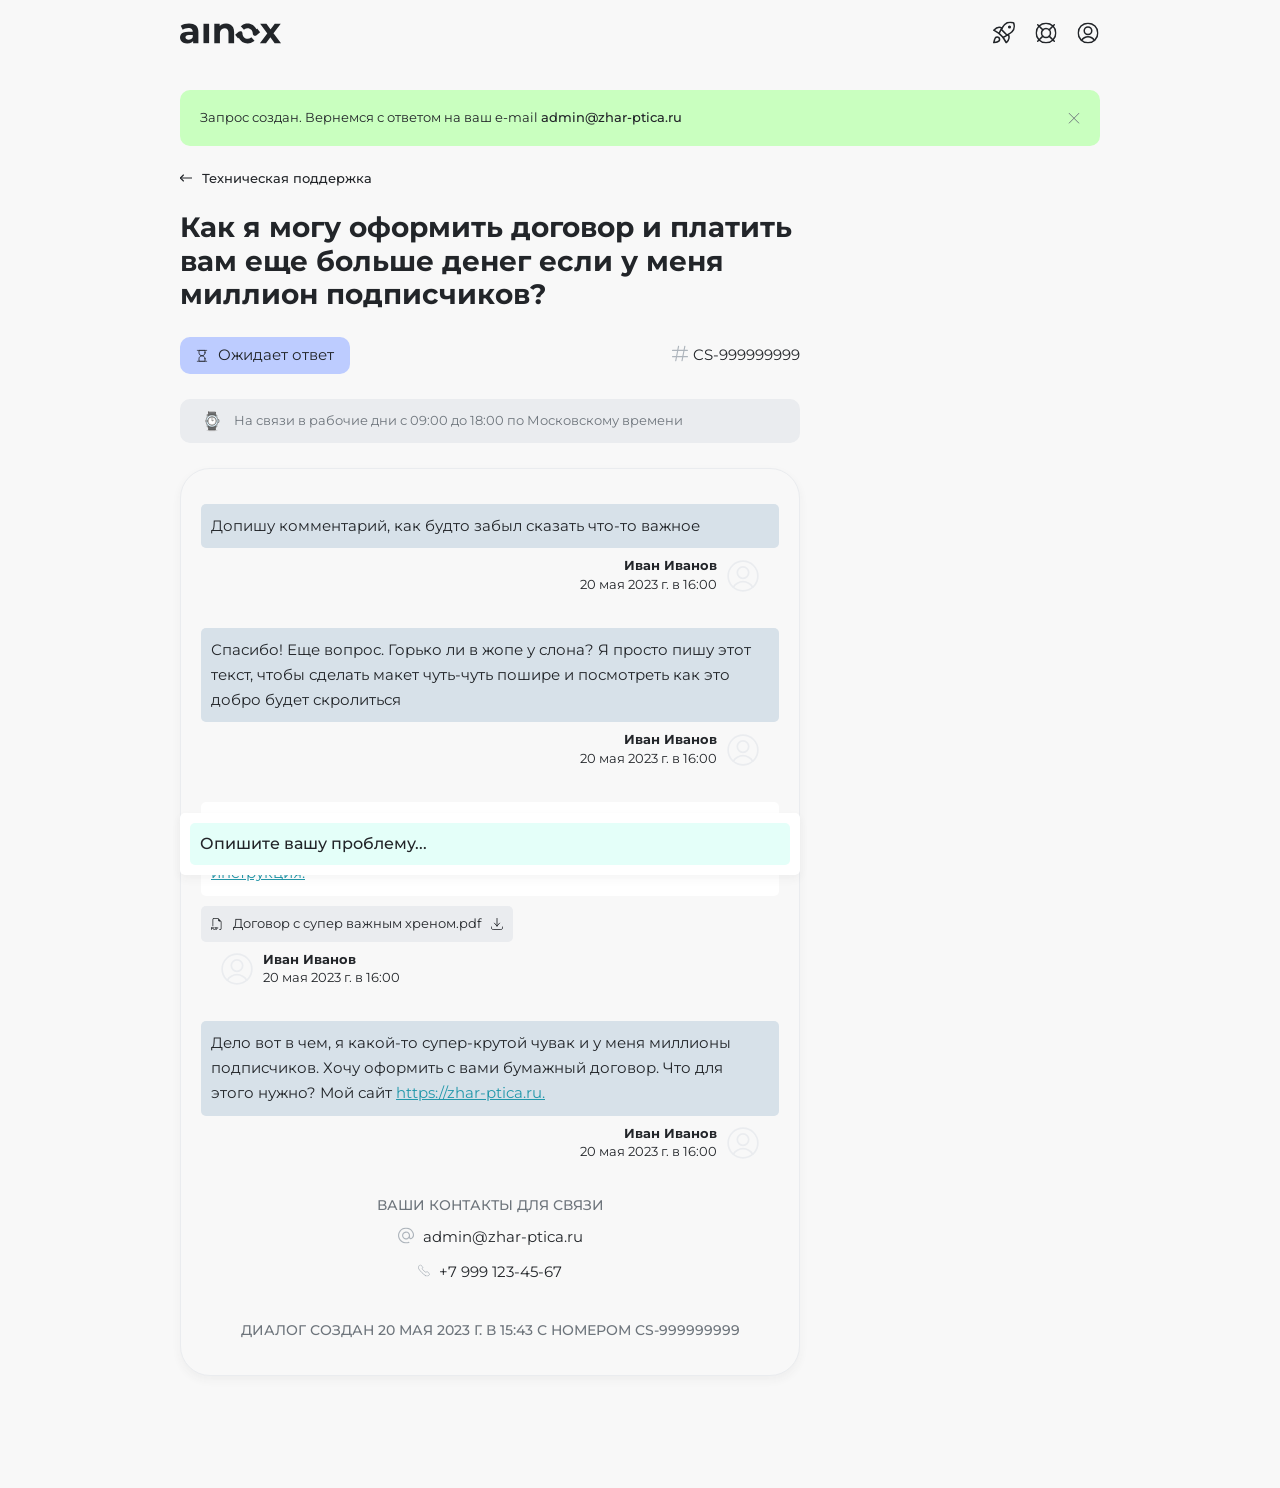
<file: ticket.html>
<!doctype html>
<html lang="ru">
<head>
  <meta charset="utf-8">
  <meta name="viewport" content="width=device-width, initial-scale=1.0, maximum-scale=1.0, user-scalable=no" />
  <meta http-equiv="X-UA-Compatible" content="ie=edge">
  <meta name="theme-color" content="#00CF91">
  <meta name="msapplication-navbutton-color" content="#00CF91">
  <meta name="apple-mobile-web-app-capable" content="yes"/>
  <meta name="apple-mobile-web-app-status-bar-style" content="#00CF91">
  <link rel="icon" type="image/x-icon" href="favicon.ico">
  <link rel="icon" type="image/png" href="favicon.png">
  <link rel="apple-touch-icon" href="android-chrome-192x192.png">
  <meta name="msapplication-config" content="browserconfig.xml" />

  <link rel="preconnect" href="https://fonts.googleapis.com">
  <link rel="preconnect" href="https://fonts.gstatic.com" crossorigin>
  <link href="https://fonts.googleapis.com/css2?family=Montserrat:wght@100;200;300;400;500;600;700&display=swap"
        rel="stylesheet">


  <link rel="stylesheet" href="css/style.css">
  <link rel="stylesheet" href="css/responsive.css">


  <script src="js/input-mask.js"></script>
  <title>Ticket</title>
</head>
<body class="ticket">

<nav class="navbar">
  <div class="navbar-content">
    <a href="index.html">
      <img src="assets/images/logo-site.svg" alt="logo site">
    </a>


    <div class="navbar-usr-info">
      <a href="#">
        <div class="rocket-icon">
          <img src="assets/icons/rocket.svg" alt="rocket" class="rocket-icon-green">
          <img src="assets/icons/rocket-black.svg" alt="rocket" class="rocket-icon-black">
        </div>
      </a>
      <div class="profile-dropdowns">
        <div class="profile-dropdowns-icon">
          <i class="icon" data-name="help"></i>
        </div>
        <div class="profile-dropdowns-toggle">
          <div class="profile-dropdowns-toggle-title">Справочная информация</div>
          <a href="#" class="profile-dropdowns-toggle-item">
            <img src="assets/icons/energi.svg" alt="energi" class="profile-dropdowns-toggle-icon">
            Мастер быстрой настройки
          </a>
          <a href="#" class="profile-dropdowns-toggle-item">
            <img src="assets/icons/book.svg" alt="book" class="profile-dropdowns-toggle-icon">
            База знаний Ainox
          </a>
          <div class="profile-dropdowns-toggle-title">Справочная информация</div>
          <a href="#" class="profile-dropdowns-toggle-item">
            <img src="assets/icons/send-message.svg" alt="book" class="profile-dropdowns-toggle-icon">
            Поддержка в Telegram
          </a>
          <a href="ticket-message.html" class="profile-dropdowns-toggle-item">
            <img src="assets/icons/help.svg" alt="help" class="profile-dropdowns-toggle-icon">
            Диалоги с поддержкой
          </a>
          <a href="new-ticket.html" class="menu-btn">
            <button class="btn-black">
              <img src="assets/icons/quation.svg" alt="quation" class="profile-dropdowns-toggle-icon">
              Создать обращение
            </button>
          </a>
        </div>
      </div>

      <div class="profile-dropdowns">
        <div class="profile-dropdowns-icon">
          <i class="icon" data-name="user-profile"></i>
        </div>
        <div class="profile-dropdowns-toggle">
          <div class="profile-dropdowns-toggle-item">
            <img src="assets/icons/dark-mode.svg" alt="icon" class="profile-dropdowns-toggle-icon">
            Ночной режим
          </div>
          <div class="profile-dropdowns-toggle-item">
            <img src="assets/icons/dark-mode.svg" alt="icon" class="profile-dropdowns-toggle-icon">
            Выйти
          </div>
          <div class="profile-dropdowns-toggle-item btn-delete-account">
            <img src="assets/icons/remove-account.svg" alt="book" class="profile-dropdowns-toggle-icon">
            Удалить аккаунт
          </div>
        </div>
      </div>

    </div>
  </div>
</nav>



<div class="container ticket-container">

  <div class="alert success request-box">
    <p>
      Запрос создан. Вернемся с ответом на ваш e-mail <a href="#">admin@zhar-ptica.ru</a>
    </p>
    <i class="icon" data-name="close"></i>
  </div>

    <div class="chat">
      <a href="ticket-message.html">
        <button class="btn-transparent btn-transparent-ticket">
          <img src="assets/icons/arrow-left.svg" alt="arrow-left">
          Техническая поддержка
        </button>
      </a>
      <h2 class="heading-ticket">Как я могу оформить договор и платить вам еще больше денег если у меня миллион подписчиков?
      </h2>
      <div class="submissions">
            <button class="btn-status wait">
              <i class="icon" data-name="loading"></i>
              Ожидает ответ
            </button>
            <a href="#">
              <img src="assets/icons/check-mark.svg" alt="check">
              CS-999999999
            </a>
      </div>
      <div class="watch-box">
        <img src="assets/icons/watch.svg" alt="watch">
        <span>На связи в рабочие дни с 09:00 до 18:00 по Московскому времени</span>
      </div>
      <div class="wrapper wrapper-ticket">
        <div class="messages">
          <div class="message">
            <div class="message-ticket">
                <p>Допишу комментарий, как будто забыл сказать что-то важное</p>
            </div>
            <div class="user">
              <div class="user-about">
              <h4 class="user-name">Иван Иванов</h4>
              <span class="data-message">20 мая 2023 г. в 16:00</span>
              </div>
              <div class="user-image">
                <img src="assets/icons/user-image.svg" alt="user-image">
              </div>
            </div>
          </div>
          <div class="message">
            <div class="message-ticket">
                <p>Спасибо! Еще вопрос. Горько ли в жопе у слона? Я просто пишу этот текст, чтобы сделать макет чуть-чуть пошире и посмотреть как это добро будет скролиться</p>
            </div>
            <div class="user">
              <div class="user-about">
              <h4 class="user-name">Иван Иванов</h4>
              <span class="data-message">20 мая 2023 г. в 16:00</span>
              </div>
              <div class="user-image">
                <img src="assets/icons/user-image.svg" alt="user-image">
              </div>
            </div>
          </div>
          <div class="my-message">
            <div class="my-message-ticket">
              <p>
                Никаких проблем! Просто подпишите договор и отправьте его по адресу: Москва, Мира 111. Файл с договором прикрепляю. Во
                <a class="link-blue" href="#">инструкция.</a>
              </p>
            </div>
            <button class="file-download">
              <span>
                <img class="pdf-icon" src="assets/icons/file-pdf.svg" alt="file">
                Договор с супер важным хреном.pdf
              </span>
              <img class="download-icon" src="assets/icons/download.svg" alt="download">
            </button>
            <div class="my-user">
              <div class="my-user-image">
                <img src="assets/icons/user-image.svg" alt="user-image">
              </div>
              <div class="my-user-about">
                <h4 class="my-user-name">Иван Иванов</h4>
                <span class="my-data-message">20 мая 2023 г. в 16:00</span>
              </div>
            </div>
          </div>
          <div class="message">
          <div class="message-ticket">
            <p>Дело вот в чем, я какой-то супер-крутой чувак и у меня миллионы подписчиков. Хочу оформить с вами бумажный договор. Что для этого нужно? Мой сайт
              <a class="link-blue" href="#">https://zhar-ptica.ru.</a>
            </p>
          </div>
          <div class="user">
            <div class="user-about">
              <h4 class="user-name">Иван Иванов</h4>
              <span class="data-message">20 мая 2023 г. в 16:00</span>
            </div>
            <div class="user-image">
              <img src="assets/icons/user-image.svg" alt="user-image">
            </div>
          </div>
        </div>
        </div>
        <div class="contacts">
          <h2>Ваши контакты для связи</h2>
          <a class="contacts-email"  href="#">
            <img src="assets/icons/mail.svg" alt="mail">
            admin@zhar-ptica.ru</a>
          <a class="contacts-number" href="#">
            <img src="assets/icons/phone.svg" alt="phone">
            +7 999 123-45-67</a>
          <p>Диалог создан 20 мая 2023 Г. в 15:43 с номером CS-999999999</p>
        </div>
      </div>
      <div class="footer-btn-ticket">
        <label class="fields-ticket">
          <input type="submit" class="submit-ticket" value="Опишите вашу проблему...">
        </label>
      </div>
    </div>
  </div>


<div class="new-request ">
  <div class="modal-delete-new-ticket"></div>
  <div class="form">

    <div class="form-inputs form-inputs-ticket">

      <div class="form-heading">
        <span>Новый запрос</span>
        <div class="icons">
          <img class="X botom-left" src="assets/icons/bottom-left-arrow.svg" alt="botom-left">
          <img class="exit-newRequest" src="assets/icons/X.svg" alt="X">
        </div>
      </div>

      <div class="form-input-box form-input-box-ticket">
        <span class="title">Введите свой запрос</span>
        <div class="subject">
          <label class="textarea-fields">
            <!--          <span class="def-fields-title">Тема</span>-->
            <textarea name="subject-textarea" id="Description" placeholder="Опишите вашу проблему..." ></textarea>
          </label>
        </div>
      </div>
      <div class="todos-switch todos-switch-ticket">
      <div class="todos">
        <div class="todo-item">
          Документ.pdf
          <img class="fa-trash" src="assets/icons/fa-trash.svg" alt="trash">
        </div>
      </div>
      </div>
    </div>
    <div class="footer-buttons">
      <label class="btn-white footer-buttons-btn">
        <img class="footer-img-file active" src="assets/icons/loading-icon.svg" alt="loading">
        <img class="footer-img-loading" src="assets/icons/loading.svg" alt="arrow">
        <input type="file" class="input-loading d-none" multiple="multiple" accept="image/png, image/jpeg, image/jpg, application/pdf">
        Загрузить
      </label>
      <a href="ticket.html">
        <button class="btn-green footer-buttons-btn-green">
          Отправить запрос
          <img src="assets/icons/arrow-right.svg" alt="arrow-right">
        </button>
      </a>
    </div>

  </div>

</div>

<div class="upload-box">
  <img src="assets/images/upload.png" alt="uplaod">
</div>


<div class="modal-delete-account">
  <div class="modal-delete-account-body"></div>
  <div class="modal-form">
    <h2 class="modal-form-heading">Подтвердите удаление аккаунта</h2>
    <p class="modal-form-title">Все данные об аккаунте будут незамедлительно удалены. Восстановление не возможно.</p>
    <div class="wrapper wrapper-modal-form">
      <span>Подтвердите удаление</span>
      <div class="switch-modal">
        <label class="def-switch">
          <input type="checkbox">
          <span></span>
        </label>
        <p>Подтверждаю удаление аккаунта без возможности восстановления.</p>
      </div>
      <div class="switch-modal switch-modal-mobile">
        <p>Подтверждаю удаление аккаунта без возможности восстановления.</p>
        <label class="def-switch">
          <input type="checkbox">
          <span></span>
        </label>
      </div>
    </div>
    <div class="modal-buttons">
      <button class="close-modal">
        <img src="assets/icons/X.svg" alt="X">
        Отмена
      </button>
      <button class="btn-delete">
        Удалить аккаунт
      </button>
    </div>
  </div>
</div>

<script src="js/mask-data.js"></script>
<script src="js/main.js"></script>
<script src="js/ticket.js"></script>
</body>
</html>
</file>
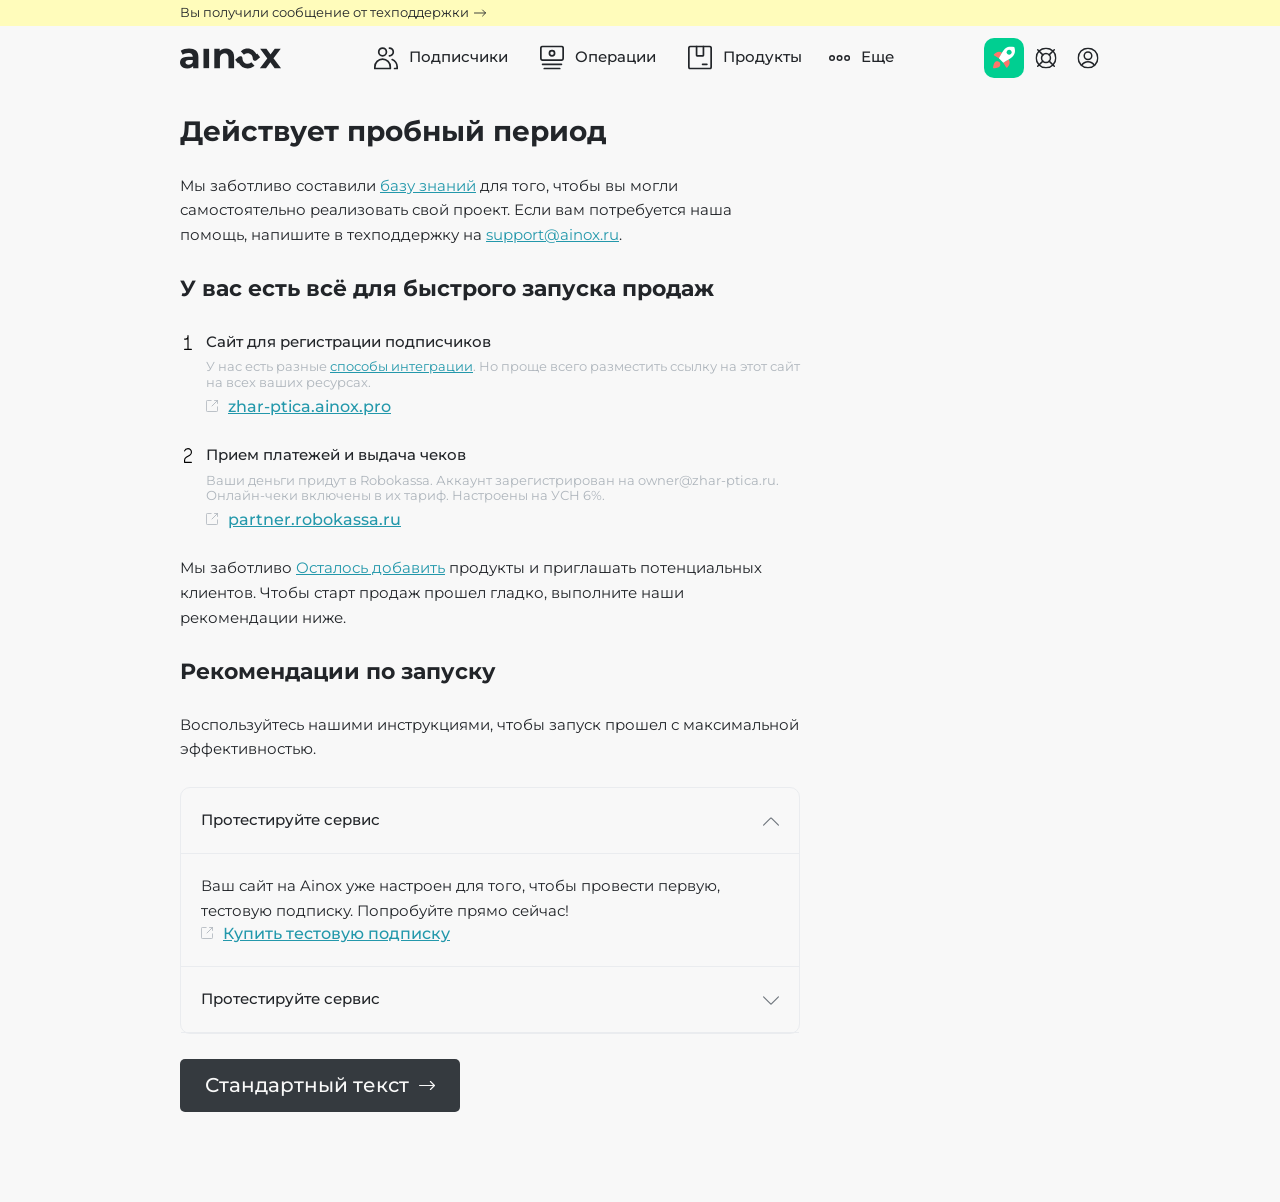
<file: trial.html>
<!doctype html>
<html lang="ru">
<head>
  <meta charset="utf-8">
  <meta name="viewport" content="width=device-width, initial-scale=1.0, maximum-scale=1.0, user-scalable=no" />
  <meta http-equiv="X-UA-Compatible" content="ie=edge">
  <meta name="theme-color" content="#00CF91">
  <meta name="msapplication-navbutton-color" content="#00CF91">
  <meta name="apple-mobile-web-app-capable" content="yes"/>
  <meta name="apple-mobile-web-app-status-bar-style" content="#00CF91">
  <link rel="icon" type="image/x-icon" href="favicon.ico">
  <link rel="icon" type="image/png" href="favicon.png">
  <link rel="apple-touch-icon" href="android-chrome-192x192.png">
  <meta name="msapplication-config" content="browserconfig.xml" />

  <link rel="preconnect" href="https://fonts.googleapis.com">
  <link rel="preconnect" href="https://fonts.gstatic.com" crossorigin>
  <link href="https://fonts.googleapis.com/css2?family=Montserrat:wght@100;200;300;400;500;600;700&display=swap"
        rel="stylesheet">


  <link rel="stylesheet" href="css/style.css">
  <link rel="stylesheet" href="css/responsive.css">


  <script src="js/input-mask.js"></script>
  <title>Trial</title>
</head>
<body class="ticket-message trial-body">

<div class="got-a-message got-a-message-trial">
    <div class="container got-a-message-container">
     <p> Вы получили сообщение от техподдержки </p>
      <img src="assets/icons/arrow-right-black.svg" alt="arrow-right">
    </div>
</div>

<nav class="navbar actives">
  <div class="navbar-content">
    <a href="index.html">
      <img src="assets/images/logo-site.svg" alt="logo site">
    </a>

    <div class="navbar-items">
      <a href="#" class="navbar-item">
        <i class="icon" data-name="users"></i>
        Подписчики
      </a>
      <a href="#" class="navbar-item">
        <i class="icon" data-name="money-cash"></i>
        Операции
      </a>
      <a href="#" class="navbar-item">
        <i class="icon" data-name="shipping-box"></i>
        Продукты
      </a>
      <div class="profile-dropdowns menu">
        <div class="profile-dropdowns-icon">
          <i class="icon" data-name="more-menu"></i>
          Еще
        </div>
        <div class="profile-dropdowns-toggle">
          <a href="#" class="profile-dropdowns-toggle-item">
            <img src="assets/icons/analytic.svg" alt="energi" class="profile-dropdowns-toggle-icon">
            Аналитика
          </a>
          <a href="#" class="profile-dropdowns-toggle-item">
            <img src="assets/icons/settigns.svg" alt="book" class="profile-dropdowns-toggle-icon">
            Настройки
          </a>
        </div>
      </div>
    </div>

    <div class="navbar-usr-info">
      <a href="#">
        <div class="rocket-icon active">
          <img src="assets/icons/rocket.svg" alt="rocket" class="rocket-icon-green">
          <img src="assets/icons/rocket-black.svg" alt="rocket" class="rocket-icon-black">
        </div>
      </a>

      <div class="profile-dropdowns">
        <div class="profile-dropdowns-icon">
          <i class="icon" data-name="help"></i>
        </div>
        <div class="profile-dropdowns-toggle">
          <div class="profile-dropdowns-toggle-title">Справочная информация</div>
          <a href="#" class="profile-dropdowns-toggle-item">
            <img src="assets/icons/energi.svg" alt="energi" class="profile-dropdowns-toggle-icon">
            Мастер быстрой настройки
          </a>
          <a href="#" class="profile-dropdowns-toggle-item">
            <img src="assets/icons/book.svg" alt="book" class="profile-dropdowns-toggle-icon">
            База знаний Ainox
          </a>
          <div class="profile-dropdowns-toggle-title">Справочная информация</div>
          <a href="#" class="profile-dropdowns-toggle-item">
            <img src="assets/icons/send-message.svg" alt="book" class="profile-dropdowns-toggle-icon">
            Поддержка в Telegram
          </a>
          <a href="ticket-message.html" class="profile-dropdowns-toggle-item">
            <img src="assets/icons/help.svg" alt="help" class="profile-dropdowns-toggle-icon">
            Диалоги с поддержкой
          </a>
          <a href="new-ticket.html" class="menu-btn">
            <button class="btn-black">
              <img src="assets/icons/quation.svg" alt="quation" class="profile-dropdowns-toggle-icon">
              Создать обращение
            </button>
          </a>
        </div>
      </div>

      <div class="profile-dropdowns">
        <div class="profile-dropdowns-icon">
          <i class="icon" data-name="user-profile"></i>
        </div>
        <div class="profile-dropdowns-toggle">
          <div class="profile-dropdowns-toggle-item">
            <img src="assets/icons/dark-mode.svg" alt="icon" class="profile-dropdowns-toggle-icon">
            Ночной режим
          </div>
          <div class="profile-dropdowns-toggle-item">
            <img src="assets/icons/dark-mode.svg" alt="icon" class="profile-dropdowns-toggle-icon">
            Выйти
          </div>
          <div class="profile-dropdowns-toggle-item btn-delete-account">
            <img src="assets/icons/remove-account.svg" alt="book" class="profile-dropdowns-toggle-icon">
            Удалить аккаунт
          </div>
        </div>
      </div>

    </div>
  </div>
</nav>

<div class="mobile-menu-item-toggle" id="more">
  <a href="#" class="mobile-menu-item-toggle-item">
    <img src="assets/icons/analytic.svg" alt="icon">
    Аналитика
  </a>
  <a href="#" class="mobile-menu-item-toggle-item">
    <img src="assets/icons/settigns.svg" alt="icon">
    Настройки
  </a>
</div>

<div class="mobile-menu">
  <a href="#" class="mobile-menu-item">
    <i class="icon" data-name="users"></i>
    Подписчики
  </a>
  <a href="#" class="mobile-menu-item active">
    <i class="icon" data-name="money-cash"></i>
    Операции
  </a>
  <a href="#" class="mobile-menu-item">
    <i class="icon" data-name="shipping-box"></i>
    Продукты
  </a>
  <div class="mobile-menu-item" data-toggle="more">
    <i class="icon" data-name="more-menu"></i>
    Еще
  </div>
</div>


<main>
  <div class="container trial-container active">

    <div class="trial">

      <h2 class="trial-heading">Действует пробный период</h2>
      <p class="trial-title">Мы заботливо
        составили <a href="#">базу знаний</a> для того, чтобы вы могли
        самостоятельно реализовать свой проект. Если вам потребуется наша помощь,
        напишите в техподдержку на <a href="#">support@ainox.ru</a>.
      </p>
      <h2 class="trial-heading2">У вас есть всё для быстрого запуска продаж</h2>
      <div class="one-box">
        <div class="image">
          <img src="assets/icons/one.svg" alt="one">
        </div>
        <div class="one-box-titles">
          <h4>Сайт для регистрации подписчиков</h4>
          <p>У нас есть разные <a href="#">способы интеграции</a>. Но проще всего разместить ссылку на этот сайт на всех ваших ресурсах.</p>
          <button class="btn-link">
            <i class="icon" data-name="link"></i>zhar-ptica.ainox.pro
          </button>
        </div>
      </div>
      <div class="one-box">
        <div class="image">
          <img src="assets/icons/two.svg" alt="two">
        </div>
        <div class="one-box-titles">
          <h4>Прием платежей и выдача чеков</h4>
          <p>Ваши деньги придут в Robokassa. Аккаунт зарегистрирован на owner@zhar-ptica.ru.
            Онлайн-чеки включены в их тариф. Настроены на УСН 6%.</p>
          <button class="btn-link">
            <i class="icon" data-name="link"></i>partner.robokassa.ru
          </button>
        </div>
      </div>
      <p class="trial-title">Мы заботливо
        <a href="ticket.html">Осталось добавить</a> продукты и приглашать потенциальных клиентов. Чтобы старт продаж прошел гладко,
        выполните наши рекомендации ниже.
      </p>
      <h2 class="trial-heading2 trial-heading3">Рекомендации по запуску</h2>
      <p class="trial-title">Воспользуйтесь нашими инструкциями, чтобы запуск прошел с максимальной эффективностью.
      </p>
      <div class="faq">
        <div class="faq-item">
          <input class="faq-input" type="checkbox" checked name="faq" id="faq_1" >
          <label for="faq_1" class="faq-title">Протестируйте сервис
            <img src="assets/icons/acardion-bottom.svg" alt="acardion">
          </label>
          <div class="faq-text faq-text1">
            <p>Ваш сайт на Ainox уже настроен для того, чтобы провести
              первую, тестовую подписку. Попробуйте прямо сейчас!</p>
            <button class="btn-link">
              <i class="icon" data-name="link"></i>Купить тестовую подписку
            </button>
          </div>
        </div>
        <div class="faq-item">
          <input class="faq-input" type="checkbox" name="faq" id="faq_2" >
          <label for="faq_2" class="faq-title">Протестируйте сервис
            <img src="assets/icons/acardion-bottom.svg" alt="acardion">
          </label>
          <div class="faq-text">
            <p>Ваш сайт на Ainox уже настроен для того, чтобы провести
              первую, тестовую подписку. Попробуйте прямо сейчас!</p>
            <button class="btn-link">
              <i class="icon" data-name="link"></i>Посмотрите обзор интерфейса
            </button>
          </div>
        </div>
      </div>
      <button class="btn-black btn-trial">
        Стандартный текст
        <img src="assets/icons/arrow-right.svg" alt="arrow">
      </button>
    </div>
  </div>
</main>


<div class="modal-delete-account">
  <div class="modal-delete-account-body"></div>
  <div class="modal-form">
    <h2 class="modal-form-heading">Подтвердите удаление аккаунта</h2>
    <p class="modal-form-title">Все данные об аккаунте будут незамедлительно удалены. Восстановление не возможно.</p>
    <div class="wrapper wrapper-modal-form">
      <span>Подтвердите удаление</span>
      <div class="switch-modal">
        <label class="def-switch">
          <input type="checkbox">
          <span></span>
        </label>
        <p>Подтверждаю удаление аккаунта без возможности восстановления.</p>
      </div>
      <div class="switch-modal switch-modal-mobile">
        <p>Подтверждаю удаление аккаунта без возможности восстановления.</p>
        <label class="def-switch">
          <input type="checkbox">
          <span></span>
        </label>
      </div>
    </div>
    <div class="modal-buttons">
      <button class="close-modal">
        <img src="assets/icons/X.svg" alt="X">
        Отмена
      </button>
      <button class="btn-delete">
        Удалить аккаунт
      </button>
    </div>
  </div>
</div>

<script src="js/mask-data.js"></script>
<script src="js/main.js"></script>
<script src="js/trial.js"></script>
</body>
</html>
</file>
<file: css/style.css>
:root {
  --textCrey: #AEB5BC;
  --blue: #0056D3;
  --black: #222529;
  --linkColor: #2398AB;
  --openWhite: #F8F8F8;
  --openGreen: #E4FFF9;
  --white: #FFF;
  --red: #FF756B;
  --grey: #EAECEF;
  --green: #00CF91;
  --blueWhite: #DFE2E6;
}

::-webkit-scrollbar {
  width: 5px;
  height: 2px;
  border-radius: 5px;
}

/* Track */
::-webkit-scrollbar-track {
  background: white;
}

/* Handle */
::-webkit-scrollbar-thumb {
  background: #CFD4D9;
  border-radius: 10px;
}

/* Handle on hover */
::-webkit-scrollbar-thumb:hover {
  background: #2a2929;
}

* {
  margin: 0;
  padding: 0;
  text-decoration: none;
  outline: none;
  border: none;
  -webkit-box-sizing: border-box;
  box-sizing: border-box;
  -webkit-font-smoothing: antialiased;
  -moz-osx-font-smoothing: grayscale;
  font-family: "Montserrat", sans-serif;
}

input[type="date"]::-webkit-calendar-picker-indicator {
  color: rgba(0, 0, 0, 0);
  opacity: 1;
  display: block;
  background: url(../assets/icons/date.svg) no-repeat;
  width: 20px;
  height: 20px;
  border-width: thin;
}

a {
  text-decoration: none;
}

body{
  /*background-color: var(--green);*/
  background: var(--openWhite);
  /*touch-action: none;*/
}

main {
  margin-top: 65px;
  padding-bottom: 100px;
}

.trans {
  -webkit-transition: 0.3s;
  transition: 0.3s;
}

.cursor-pointer {
  cursor: pointer;
}
.d-inline-block{
  display: inline-block;
}

.d-none {
  display: none !important;
}

.bg-image {
  background-repeat: no-repeat;
  background-position: center center;
  background-size: cover;
}

.container {
  width: 100%;
  max-width: 940px;
  margin: 0 auto;
  position: relative;
  padding: 0 10px;
}

/* password  */

.def-fields {
  display: block;
  border-radius: 5px;
  background: var(--openGreen);
  padding: 10px;
  width: 100%;
  height: 63px;
  position: relative;
  border: 1px solid transparent;
  -webkit-transition: 0.3s;
  transition: 0.3s;
}

.def-fields-clue{
  position: absolute;
  left: 0;
  top: calc(100% + 5px);
  width: 100%;
  border-radius: 5px;
  border: 1px solid #EAECEF;
  background: #FFF;
  padding: 10px;
  z-index: 1000;
  display: none;
  max-height: 245px;
  overflow-y: auto;
  counter-reset: labels;
}

.def-fields-clue-item{
  width: 100%;
  display: block;
  color: #222529;
  font-size: 16px;
  font-style: normal;
  font-weight: 400;
  line-height: 140%; /* 22.4px */
  padding-bottom: 15px;
  border-bottom: 1px solid #EAECEF;
  margin-top: 10px;
  cursor: pointer;
}
.def-fields-clue-item:last-child{
  border: 0;
  padding-bottom: 5px;
}

.def-fields.open-clue .def-fields-clue{
  display: block;
}


.def-fields.text .def-fields-icon{
  top: 20px;
}
.def-fields.text .def-fields-text-icon-edit{
  top: 20px;
}

.def-fields .def-fields-icon {
  -webkit-transition: 0.3s opacity;
  transition: 0.3s opacity;
  opacity: 0;
}

.def-fields-input{
  text-align: left;
}

.def-fields-title {
  text-transform: uppercase;
  display: block;
  margin-bottom: 5px;
  position: absolute;
  left: 10px;
  top: 20px;
  color: var(--black);
  font-size: 16px;
  font-weight: 500;
  line-height: 140%;
  -webkit-transition: 0.3s;
  transition: 0.3s;
}

.def-fields-input {
  color: var(--black);
  font-size: 16px;
  line-height: 140%;
  letter-spacing: 1.6px;
  width: calc(100% - 45px);
  -webkit-transition: 0.3s;
  transition: 0.3s;
  opacity: 0;
  height: calc(100% - 10px);
  position: absolute;
  bottom: 10px;
  background: transparent;
}


.def-fields-input::-webkit-input-placeholder {
  color: var(--blueWhite);
  font-size: 16px;
  line-height: 140%;
}


.def-fields-input::-moz-placeholder {
  color: var(--blueWhite);
  font-size: 16px;
  line-height: 140%;
}


.def-fields-input:-ms-input-placeholder {
  color: var(--blueWhite);
  font-size: 16px;
  line-height: 140%;
}


.def-fields-input::-ms-input-placeholder {
  color: var(--blueWhite);
  font-size: 16px;
  line-height: 140%;
}


.def-fields-input::placeholder {
  color: var(--blueWhite);
  font-size: 16px;
  line-height: 140%;
}

.def-fields.text .def-fields-input {
  letter-spacing: 0;
  display: none;
}


.def-fields.text .def-fields-text-body {
  display: block;
  color: var(--black);
  font-size: 16px;
  width: calc(100% - 45px);
  opacity: 0;
  position: relative;
  top: 15px;
  background: transparent;
  height: 55px;
  overflow: hidden;
  cursor: text;
  margin-top: -22px;
}
.def-fields-text input{
  letter-spacing: 0;
}
.def-fields.text{
  /*height: auto;*/
  padding-bottom: 25px;
}
.def-fields.text.disabled .def-fields-text-body{
  cursor: default;
}

.def-fields.text.disabled .def-fields-text-icon-edit{
  display: block;
  cursor: pointer;
}

.def-fields.text .def-fields-text-icon-edit{
  display: none;
}

.def-fields.text.active{
  height: auto;
}
.def-fields.text.active.no-active .def-fields-text-icon-edit{
  display: none;
}

.def-fields.text.active .def-fields-text-body{
  opacity: 1;
  height: auto;
  min-height: 26px;
  margin-top: 5px;
  letter-spacing: 0;
}

.def-fields.password .def-fields-input {
  color: var(--black);
  font-size: 20px;
  font-style: normal;
  font-weight: 600;
  line-height: 140%;
  letter-spacing: 1.6px;
}

/*#password{*/
/*  font-size: 30px;*/
/*}*/


/*#password::placeholder {*/
/*    color: var(--black);*/
/*  font-size: 14px;*/
/*}*/


.def-fields-icon, .def-fields-icon-edit, .def-fields-text-icon-edit {
  position: absolute;
  right: 10px;
  top: 50%;
  -webkit-transform: translateY(-50%);
  transform: translateY(-50%);
}

.def-fields-icon-edit {
  display: none;
  cursor: pointer;
}

.def-fields.active {
  border: 1px solid var(--grey);
  background: var(--white);
}

.def-fields.active .def-fields-title{
  top: 10px;
  font-size: 11px;
}

.def-fields.active .def-fields-input {
  opacity: 1;
  height: 22px;
}

.def-fields.active .def-fields-input {
  opacity: 1;
  height: 22px;
}

.def-fields.active .def-fields-icon {
  opacity: 1;
}

.def-fields.disabled {
  background: #F8F9FA;
  border: 0 !important;
}

.def-fields.disabled.disabled-active {
  background: #F8F9FA;
  border: 0 !important;
}

.def-fields.disabled.disabled-active .def-fields-title {
  top: 10px;
  font-size: 11px;
}

.def-fields.disabled.disabled-active .def-fields-input {
  opacity: 1;
  height: 22px;
  color: var(--black);
}

.def-fields.disabled.disabled-active .def-fields-icon-edit {
  display: block;
  cursor: pointer;
}


.def-fields.active.disabled .def-fields-icon {
  display: none;
}

.def-fields.active.disabled .def-fields-icon-edit {
  display: block;
}


/*   del-account   */

.modal-delete-account{
  position: fixed;
  left: 0;
  top: 0;
  width: 100%;
  height: 100%;
  display: -webkit-box;
  display: -ms-flexbox;
  display: flex;
  -webkit-box-pack: center;
  -ms-flex-pack: center;
  justify-content: center;
  -webkit-box-align: center;
  -ms-flex-align: center;
  align-items: center;
  background: rgba(34, 37, 41, 0.90);
  -webkit-backdrop-filter: blur(6px);
  backdrop-filter: blur(6px);
  z-index: 2222;
  -webkit-clip-path: polygon(0 0, 100% 0, 100% 0, 0 0);
  clip-path: polygon(0 0, 100% 0, 100% 0, 0 0);
  -webkit-transition: .3s;
  transition: .3s;
}

.modal-delete-account-body{
  position: absolute;
  left: 0;
  top: 0;
  width: 100%;
  height: 100%;
  background: transparent;
}




.modal-delete-account.active{
  -webkit-clip-path: polygon(0 0, 100% 0, 100% 100%, 0 100%);
  clip-path: polygon(0 0, 100% 0, 100% 100%, 0 100%);
  -webkit-transition: .3s;
  transition: .3s;
}

.modal-delete-account .modal-form{
  padding: 30px;
  border-radius: 30px;
  background: var(--openWhite);
  max-width: 466px;
  width: 100%;
  z-index: 1000;
}

.modal-delete-account .modal-form .modal-form-heading{
  color: var(--black);
  font-size: 28px;
  font-style: normal;
  font-weight: 700;
  line-height: 120%;
}

.modal-delete-account .modal-form .modal-form-title{
  color: var(--black);
  font-size: 15px;
  font-style: normal;
  font-weight: 400;
  line-height: 165%;
  margin: 25px 0;
}

.modal-delete-account .modal-form .wrapper-modal-form span{
  color: #6E757C;
  font-size: 14px;
  font-style: normal;
  font-weight: 500;
  line-height: 145%;
  text-transform: uppercase;
}

.modal-delete-account .modal-form .wrapper-modal-form .switch-modal{
  display: -webkit-box;
  display: -ms-flexbox;
  display: flex;
  -webkit-box-align: center;
  -ms-flex-align: center;
  align-items: center;
  margin-top: 15px;
}

.modal-delete-account .modal-form .wrapper-modal-form .switch-modal-mobile{
  display: none;
}

.modal-delete-account .modal-form .wrapper-modal-form .switch-modal p{
  color: var(--black);
  font-size: 13px;
  font-style: normal;
  font-weight: 400;
  line-height: 120%;
  margin-left: 25px;
}

.modal-delete-account .modal-form .wrapper-modal-form .switch-modal-mobile p{
  margin-left: 0;
}

.modal-delete-account .modal-form .modal-buttons{
  margin-top: 25px;
  display: -webkit-box;
  display: -ms-flexbox;
  display: flex;
  -webkit-box-pack: justify;
  -ms-flex-pack: justify;
  justify-content: space-between;
  -webkit-box-align: center;
  -ms-flex-align: center;
  align-items: center;
}

.modal-delete-account .modal-form .modal-buttons .close-modal{
  background: none;
  padding: 10px 25px;
  display: -webkit-box;
  display: -ms-flexbox;
  display: flex;
  -webkit-box-align: center;
  -ms-flex-align: center;
  align-items: center;
  color: #353A3F;
  text-align: center;
  font-size: 20px;
  font-style: normal;
  font-weight: 500;
  line-height: 165%;
  cursor: pointer;
  border-radius: 5px;
}

.modal-delete-account .modal-form .modal-buttons .close-modal img{
  margin-right: 10px;
}

.modal-delete-account .modal-form .modal-buttons .btn-delete{
  padding: 10px 25px;
  display: -webkit-box;
  display: -ms-flexbox;
  display: flex;
  -webkit-box-align: center;
  -ms-flex-align: center;
  align-items: center;
  border-radius: 5px;
  background: var(--red);
  color: var(--openWhite);
  text-align: center;
  font-size: 20px;
  font-style: normal;
  font-weight: 500;
  line-height: 165%;
  cursor: pointer;
}


/* ............. Login .......*/

.email {
  min-height: 100vh;
  display: -webkit-box;
  display: -ms-flexbox;
  display: flex;
  -webkit-box-pack: center;
  -ms-flex-pack: center;
  justify-content: center;
  -webkit-box-align: center;
  -ms-flex-align: center;
  align-items: center;
  background: var(--openWhite);
}

.email .email-box {
  max-width: 450px;
  width: 100%;
}

.wrapper {
  border-radius: 30px;
  background: var(--white);
  width: 100%;
  -webkit-box-shadow: 0 4px 10px 0 rgba(53, 58, 63, 0.05);
  box-shadow: 0 4px 10px 0 rgba(53, 58, 63, 0.05);
  padding: 25px 20px;
}



.email .email-box .email-box-title {
  color: #6E757C;
  font-size: 14px;
  font-weight: 500;
  line-height: 145%;
  text-transform: uppercase;
  margin-bottom: 15px;
}

.email .email-box .btn-email {
  width: 100%;
  margin-top: 25px;
}

.email .email-box .btn-email img {
  margin-right: 10px;
}

.btn-email .exit{
  display: block;
}

.btn-email .icon-loading{
  display: none;
}

.btn-email.loading .exit{
  display: none;
}

.btn-email.loading .icon-loading{
  display: block;
}

.email .email-box .input-kod {
  display: none;
}


.email .email-box .input-kod.active {
  display: initial;
}


.email .email-box .email-password {
  display: none;
}


.email .email-box .email-password.active {
  display: initial;
}

.email .email-box .fields-kod {
  margin-top: 15px;
}

.email .email-box .fields-password {
  margin-top: 15px;
  margin-bottom: 5px;
}

.email .email-box .email-change-kod {
  color: var(--textCrey);
  font-size: 13px;
  line-height: 120%;
  margin-top: 10px;
}

.email .email-box .email-change-kod a {
  color: var(--textCrey);
  font-size: 13px;
  line-height: 120%;
  text-decoration: underline;
}

.email .email-box .email-password a {
  color: var(--textCrey);
  font-size: 13px;
  line-height: 120%;
  text-decoration: underline;
}

.email-box .solid-text {
  width: 100%;
  height: 20px;
  position: relative;
  margin-top: 25px;
}

.email-box .solid-text:before {
  content: "";
  position: absolute;
  left: 0;
  top: 50%;
  -webkit-transform: translateY(-50%);
  transform: translateY(-50%);
  width: 100%;
  height: 1px;
  background: #AEB5BC;
}

.email-box .solid-text span {
  position: absolute;
  left: 50%;
  top: 50%;
  -webkit-transform: translate(-50%, -50%);
  transform: translate(-50%, -50%);
  background: var(--openWhite);
  height: 100%;
  padding: 0 20px;
  color: var(--textCrey);
  font-size: 14px;
  font-weight: 500;
  line-height: 145%;
  text-transform: uppercase;
  white-space: nowrap;
}

.email-box .social-sites {
  display: -webkit-box;
  display: -ms-flexbox;
  display: flex;
  width: 100%;
  -webkit-box-pack: justify;
  -ms-flex-pack: justify;
  justify-content: space-between;
  margin-top: 25px;
}

.email-box .social-sites .btn-social {
  display: -webkit-box;
  display: -ms-flexbox;
  display: flex;
  width: 136px;
  padding: 10px;
  -webkit-box-pack: center;
  -ms-flex-pack: center;
  justify-content: center;
  -webkit-box-align: center;
  -ms-flex-align: center;
  align-items: center;
  border-radius: 5px;
  background: var(--grey);
  cursor: pointer;
  color: #353A3F;
  text-align: center;
  font-size: 16px;
  font-weight: 500;
  line-height: 165%;
}

.email-box .social-sites .btn-social:hover{
    background: #DFE2E6;
  }

.email-box .social-sites .btn-social img {
  margin-right: 10px;
}

.email-box .register-now {
  text-align: center;
  display: block;
  color: #353A3F;
  font-size: 20px;
  font-weight: 500;
  line-height: 165%;
  white-space: nowrap;
  position: absolute;
  bottom: 25px;
  left: 0;
  right: 0;
  margin: 0 auto;
}

.email-box .register-now img {
  margin-right: 10px;
  width: 16px;
  height: 16px;
}


/*............  Login end ..............*/


/*   ........... Email..............         */


.emaile .emaile-box .image {
  display: -webkit-box;
  display: -ms-flexbox;
  display: flex;
  -webkit-box-pack: center;
  -ms-flex-pack: center;
  justify-content: center;
  -webkit-box-align: center;
  -ms-flex-align: center;
  align-items: center;
  margin-bottom: 25px;
}

.emaile .emaile-box .email-box-subtitle {
  color: var(--black);
  font-size: 15px;
  line-height: 165%;
  width: 100%;
}

.emaile .emaile-box .email-box-subtitle a {
  font-size: 15px;
  font-weight: 700;
  color: var(--black);

}

.emaile .emaile-box .emaile-box-change {
  width: 100%;
}

.emaile .emaile-box .btn-emaile {
  width: 100%;
  margin-top: 25px;
}

.emaile .emaile-box .btn-emaile img {
  margin-right: 10px;
}



/*   ........... Email end..............         */


/*   robo */


.container-robo{
  margin-top: 90px;
}

.container-robo .alert-robo p{
  color: var(--black);
  font-size: 13px;
  font-style: normal;
  font-weight: 400;
  line-height: 120%;
}

.container-robo .alert-robo p a{
  font-weight: 500;
  color: var(--black);
  text-decoration: none;
}

.robo{
  max-width: 620px;
  width: 100%;
  margin-top: 25px;
}

.container-robo .robo .robo-heading{
  color: var(--black);
  font-size: 28px;
  font-style: normal;
  font-weight: 700;
  line-height: 120%;
  margin: 25px 0;
}

.container-robo .robo .robo-title{
  color: var(--black);
  font-size: 15px;
  font-style: normal;
  font-weight: 400;
  line-height: 165%;
}

.container-robo .robo .robo-title span{
  font-weight: 500;
}

.container-robo .robo .robo-box {
  padding: 10px 20px;
  border-radius: 10px;
  background: var(--grey);
  margin: 25px 0;
  display: -webkit-box;
  display: -ms-flexbox;
  display: flex;
  -webkit-box-align: center;
  -ms-flex-align: center;
  align-items: center;

}

.container-robo .robo .robo-box span {
  color: #6E757C;
  font-size: 13px;
  font-style: normal;
  font-weight: 400;
  line-height: 165%;
  margin-left: 10px;
}

.container-robo .robo .robo-box span a{
  color: #6E757C;
  font-weight: 500;
}

.container-robo .robo .btn-robo{
  background: none;
}


/* ......... end Robo ........*/



/* ............ Finish.......... */

.container-finish{
  margin-top: 90px;
}


.finish{
  max-width: 620px;
  width: 100%;
}

.container-finish .finish .finish-heading{
  color: var(--black);
  font-size: 28px;
  font-style: normal;
  font-weight: 700;
  line-height: 120%;
  margin: 25px 0;
}

.container-finish  .finish .finish-title{
  color: var(--black);
  font-size: 15px;
  font-style: normal;
  font-weight: 400;
  line-height: 165%;
  margin-bottom: 25px;
}

.container-finish .finish .finish-subtitle{
  color: var(--textCrey);
  font-size: 13px;
  font-style: normal;
  font-weight: 400;
  line-height: 120%;
  margin-top: 5px;
  margin-bottom: 25px;
}
.container-finish .finish .finish-subtitle span{
  font-weight: 600;
}


.container-finish .finish .finish-subtitle span{
  font-weight: 700;
}

.container-finish .finish .finish-text{
  padding: 20px;
  border-radius: 10px;
  border: 2px solid #EAECEF;
  display: -webkit-box;
  display: -ms-flexbox;
  display: flex;
  -webkit-box-align: center;
  -ms-flex-align: center;
  align-items: center;
}

.container-finish .finish .finish-text span{
  color: #6E757C;
  font-size: 16px;
  font-style: normal;
  font-weight: 200;
  line-height: 165%;
  text-transform: uppercase;
  margin-left: 20px;
}



/*............ end finish............. */


/*  ...........trial .......*/


.got-a-message-trial{
  background:  #FFFCBB !important;
}

.got-a-message-trial p{
  color: var(--black) !important;
}

.trial-container{
  margin-top: 90px;
}

.trial-container.active{
  margin-top: 115px;
}



.trial{
  max-width: 620px;
  width: 100%;
}

.trial-body main{
  padding-bottom: 65px;
}

.trial .trial-heading{
  color: var(--black);
  font-size: 28px;
  font-style: normal;
  font-weight: 700;
  line-height: 120%;
}


.trial .trial-title{
  color: var(--black);
  font-size: 15px;
  font-style: normal;
  font-weight: 400;
  line-height: 165%;
  margin: 25px 0;
}

.trial .trial-title a{
  color: var(--linkColor);
  text-decoration: underline;
}

.trial .trial-heading2{
  color: var(--black);
  font-size: 22px;
  font-style: normal;
  font-weight: 700;
  line-height: 145%;
  margin-bottom: 25px;
}

.trial .trial-heading3{
  margin-bottom: 0;
}


.trial .one-box{
  display: -webkit-box;
  display: -ms-flexbox;
  display: flex;
  margin-bottom: 25px;
}

.trial .one-box .image{
  margin-right: 10px;
  margin-top: 4px;
}

.trial .one-box .one-box-titles h4{
  color: var(--black);
  font-size: 15px;
  font-style: normal;
  font-weight: 500;
  line-height: 165%;
}

.trial .one-box .one-box-titles p{
  color: var(--textCrey);
  font-size: 13px;
  font-style: normal;
  font-weight: 400;
  line-height: 120%;
  margin: 5px 0;
}

.trial .one-box .one-box-titles p a{
  color: var(--linkColor);
  text-decoration: underline;
}

/* faq */


.faq{
  border-radius: 10px;
  border: 1px solid var(--grey);
  margin-bottom: 25px;
}

.faq .faq-title{
  position: relative;
  cursor: pointer;
  display: block;
  color: var(--black);
  font-size: 15px;
  font-style: normal;
  font-weight: 500;
  line-height: 165%;
  border-bottom: 1px solid transparent;
  padding: 20px;
}

.faq .faq-title img{
  -webkit-transition: .3s;
  transition: .3s;
  position: absolute;
  top: 25px;
  right: 20px;
  -webkit-transform: rotate(0);
  transform: rotate(0)
}

.faq .faq-input{
  width: 0;
  height: 0;
  -webkit-appearance: none;
  -moz-appearance: none;
  appearance: none;
  position: absolute;
}

.faq .faq-input:checked ~ .faq-text{
  max-height: 300px;
  padding: 20px;
}

.faq .faq-input:checked ~ .faq-title img{
  -webkit-transform: rotate(-180deg)  ;
  transform: rotate(-180deg)  ;

}
.faq .faq-input:checked ~ .faq-title{
  border-bottom: 1px solid var(--grey);
}



.faq .faq-text{
  -webkit-transition: .3s;
  transition: .3s;
  height: 100%;
  max-height: 0;
  overflow: hidden;
  padding: 0 20px;
  border-bottom: 1px solid var(--grey);
}

.faq .faq-text p{
  color: var(--black);
  font-size: 15px;
  font-style: normal;
  font-weight: 400;
  line-height: 165%;
}

.trial .btn-trial{
  margin-bottom: 25px;
}

/* .......... end trial............*/



/* .......... New ticket ..................    */

.new-ticket-body{
  background: var(--openWhite);
}

.container-new-ticket .technical-support {
  margin-top: 90px;
  max-width: 620px;
}


.heading-tew-ticket {
  color: var(--black);
  font-size: 28px;
  font-style: normal;
  font-weight: 700;
  line-height: 120%;
  margin-top: 25px;
}

.title-new-ticket {
  color: var(--black);
  font-size: 15px;
  font-style: normal;
  font-weight: 400;
  line-height: 165%;
  margin-top: 25px;
}

.container-new-ticket .technical-support .title-new-ticket a {
  text-decoration: underline;
  color: var(--linkColor);
}

.container-new-ticket .technical-support .watch-box {
  padding: 10px 20px;
  border-radius: 10px;
  background: var(--grey);
  margin-top: 25px;
  display: -webkit-box;
  display: -ms-flexbox;
  display: flex;
  -webkit-box-align: center;
  -ms-flex-align: center;
  align-items: center;
}

.container-new-ticket .technical-support .watch-box span {
  color: #6E757C;
  font-size: 13px;
  font-style: normal;
  font-weight: 400;
  line-height: 165%;
  margin-left: 10px;
}

.container-new-ticket .technical-support .footer-btn-new-ticket {
  position: fixed;
  bottom: 25px;
  background: var(--white);
  padding: 10px;
  width: 620px;
  border-radius: 5px;
  -webkit-box-shadow: 0 4px 10px 0 rgba(53, 58, 63, 0.05);
  box-shadow: 0 4px 10px 0 rgba(53, 58, 63, 0.05);
}

.container-new-ticket .technical-support .footer-btn-new-ticket .fields-new-ticket {
  background: var(--openGreen);
  width: 100%;
  padding: 10px;
  display: block;
  border-radius: 5px;
  cursor: pointer;
  color: #222529;
  /*border: 1px solid #EAECEF;*/
}

.container-new-ticket .technical-support .footer-btn-new-ticket .fields-new-ticket .submit-new-ticket {
  color: var(--black);
  font-size: 16px;
  font-style: normal;
  font-weight: 500;
  line-height: 140%;
  width: 100%;
  text-align: left;
  text-overflow: ellipsis;
  white-space: nowrap;
  overflow: hidden;
  background: none;
  cursor: pointer;
}

/* request */

.new-request {
  position: fixed;
  left: 0;
  top: 0;
  z-index: 2222;
  min-height: 100vh;
  width: 100%;
  height: 100%;
  background: rgba(34, 37, 41, 0.90);
  -webkit-backdrop-filter: blur(6px);
  backdrop-filter: blur(6px);
  overflow-y: auto;
  -webkit-clip-path: polygon(0 86%, 0 100%, 8% 100%, 0% 100%);
  clip-path: polygon(0 86%, 0 100%, 8% 100%, 0% 100%);
  -webkit-transition: .4s;
  transition: .4s;
  opacity: 0;
}



.modal-delete-new-ticket{
  position: absolute;
  left: 0;
  top: 0;
  width: 100%;
  height: 100%;
  background: transparent;
  z-index: -5;
}

.upload-box{
  position: fixed;
  left: 0;
  top: 0;
  width: 100%;
  height: 100%;
  display: none;
  -webkit-box-pack: center;
  -ms-flex-pack: center;
  justify-content: center;
  -webkit-box-align: center;
  -ms-flex-align: center;
  align-items: center;
  z-index: 15000;
  background: rgba(34, 37, 41, 0.90);
}

.upload-box.active{
  display: -webkit-box;
  display: -ms-flexbox;
  display: flex;
}

.new-request.close{
  /*-webkit-transform: translateY(-100%);
  transform: translateY(-100%);
  opacity: 0;*/
  display: none;
}

.new-request.active{
  -webkit-clip-path: polygon(0 0, 0 100%, 100% 100%, 100% 0);
  clip-path: polygon(0 0, 0 100%, 100% 100%, 100% 0);
  -webkit-transition: .4s;
  transition: .4s;
  opacity: 1;
}

.new-request .form {
  max-width: 755px;
  width: 100%;
  background: var(--white);
  margin: 50px auto;
}

.new-request .form .form-inputs {
  padding: 0 20px;
  padding-top: 15px;
}

.new-request .form .form-inputs-ticket{
  padding: 0 20px;
  padding-top: 15px;
  padding-bottom: 15px;
}

.new-request .form .form-heading {
  display: -webkit-box;
  display: -ms-flexbox;
  display: flex;
  -webkit-box-pack: justify;
  -ms-flex-pack: justify;
  justify-content: space-between;
  -webkit-box-align: center;
  -ms-flex-align: center;
  align-items: center;
}

.new-request .form .form-heading span {
  color: var(--black);
  font-size: 15px;
  font-style: normal;
  font-weight: 500;
  line-height: 165%;
}

.new-request .form .form-heading .icons img {
  cursor: pointer;
}

.new-request .form .form-heading .icons .X {
  margin-right: 20px;
}

.new-request .form .form-input-box {
  margin-top: 30px;
}

.new-request .form .form-input-box .title {
  color: #6E757C;
  font-size: 14px;
  font-style: normal;
  font-weight: 500;
  line-height: 145%;
  text-transform: uppercase;
}

.new-request .form .form-input-box .inputs {
  display: -webkit-box;
  display: -ms-flexbox;
  display: flex;
  margin-top: 0;
}

.new-request .form .form-input-box .inputs .new-tickets-fields {
  margin-right: 15px;
}

.new-tickets-fields-mobile{
  padding: 10px;
  margin-left: -6px;
  display: none;
  -webkit-box-align: center;
  -ms-flex-align: center;
  align-items: center;
  width: 100%;
}


.new-tickets-fields-mobile img{
  margin-right: 15px;
  width: 16px;
  height: 16px;
}

.new-tickets-fields-mobile input{
  overflow: hidden;
  color: var(--black);
  text-overflow: ellipsis;
  white-space: nowrap;
  font-size: 14px;
  font-style: normal;
  font-weight: 400;
  line-height: 140%;
  width: 100%;
}

.new-tickets-fields-mobile input::-webkit-input-placeholder{
  overflow: hidden;
  color: #DFE2E6;
  text-overflow: ellipsis;
  white-space: nowrap;
  font-size: 14px;
  font-style: normal;
  font-weight: 400;
  line-height: 140%;
}

.new-tickets-fields-mobile input::-moz-placeholder{
  overflow: hidden;
  color: #DFE2E6;
  text-overflow: ellipsis;
  white-space: nowrap;
  font-size: 14px;
  font-style: normal;
  font-weight: 400;
  line-height: 140%;
}

.new-tickets-fields-mobile input:-ms-input-placeholder{
  overflow: hidden;
  color: #DFE2E6;
  text-overflow: ellipsis;
  white-space: nowrap;
  font-size: 14px;
  font-style: normal;
  font-weight: 400;
  line-height: 140%;
}

.new-tickets-fields-mobile input::-ms-input-placeholder{
  overflow: hidden;
  color: #DFE2E6;
  text-overflow: ellipsis;
  white-space: nowrap;
  font-size: 14px;
  font-style: normal;
  font-weight: 400;
  line-height: 140%;
}

.new-tickets-fields-mobile input::placeholder{
  overflow: hidden;
  color: #DFE2E6;
  text-overflow: ellipsis;
  white-space: nowrap;
  font-size: 14px;
  font-style: normal;
  font-weight: 400;
  line-height: 140%;
}


.new-request .form .form-input-box .subject {
  margin-top: 15px;
  margin-bottom: 15px;
}

.new-request .form .form-input-box .subject .subject-fields {
  margin-bottom: 15px;
}

.subject-fields-mobile{
  width: 100%;
  display: none;
  -webkit-box-align: center;
  -ms-flex-align: center;
  align-items: center;
  padding: 10px;
  margin-left: -6px;
}


.subject-fields-mobile span{
  color: #6E757C;
  font-size: 10px;
  font-style: normal;
  font-weight: 500;
  line-height: 165%;
  text-transform: uppercase;
  margin-right: 15px;
  margin-top: 1px;
}


.subject-fields-mobile input{
  overflow: hidden;
  color: var(--black);
  text-overflow: ellipsis;
  white-space: nowrap;
  font-size: 14px;
  font-style: normal;
  font-weight: 400;
  line-height: 140%;
}

.subject-fields-mobile img{
  width: 16px;
  height: 16px;
}

.subject-fields-mobile input::-webkit-input-placeholder{
  overflow: hidden;
  color:  #DFE2E6;
  text-overflow: ellipsis;
  white-space: nowrap;
  font-size: 15px;
  font-style: normal;
  font-weight: 400;
  line-height: 140%;
}

.subject-fields-mobile input::-moz-placeholder{
  overflow: hidden;
  color:  #DFE2E6;
  text-overflow: ellipsis;
  white-space: nowrap;
  font-size: 15px;
  font-style: normal;
  font-weight: 400;
  line-height: 140%;
}

.subject-fields-mobile input:-ms-input-placeholder{
  overflow: hidden;
  color:  #DFE2E6;
  text-overflow: ellipsis;
  white-space: nowrap;
  font-size: 15px;
  font-style: normal;
  font-weight: 400;
  line-height: 140%;
}

.subject-fields-mobile input::-ms-input-placeholder{
  overflow: hidden;
  color:  #DFE2E6;
  text-overflow: ellipsis;
  white-space: nowrap;
  font-size: 15px;
  font-style: normal;
  font-weight: 400;
  line-height: 140%;
}

.subject-fields-mobile input::placeholder{
  overflow: hidden;
  color:  #DFE2E6;
  text-overflow: ellipsis;
  white-space: nowrap;
  font-size: 15px;
  font-style: normal;
  font-weight: 400;
  line-height: 140%;
}


.new-request .form .form-input-box .subject #Description {
  display: block;
  border-radius: 5px;
  padding: 10px;
  width: 100%;
  height: 200px;
  position: relative;
  -webkit-transition: 0.3s;
  transition: 0.3s;
  resize: none;
  border: 1px solid var(--grey);
  background: var(--white);
  color: var(--black);
  font-size: 16px;
  font-style: normal;
  font-weight: 400;
  line-height: 140%;
}

.new-request .form .form-input-box .subject #Description::-webkit-input-placeholder {
  color: var(--blueWhite);
  text-overflow: ellipsis;
  white-space: nowrap;
  font-size: 16px;
  font-style: normal;
  font-weight: 400;
  line-height: 140%;
}

.new-request .form .form-input-box .subject #Description::-moz-placeholder {
  color: var(--blueWhite);
  text-overflow: ellipsis;
  white-space: nowrap;
  font-size: 16px;
  font-style: normal;
  font-weight: 400;
  line-height: 140%;
}

.new-request .form .form-input-box .subject #Description:-ms-input-placeholder {
  color: var(--blueWhite);
  text-overflow: ellipsis;
  white-space: nowrap;
  font-size: 16px;
  font-style: normal;
  font-weight: 400;
  line-height: 140%;
}

.new-request .form .form-input-box .subject #Description::-ms-input-placeholder {
  color: var(--blueWhite);
  text-overflow: ellipsis;
  white-space: nowrap;
  font-size: 16px;
  font-style: normal;
  font-weight: 400;
  line-height: 140%;
}

.new-request .form .form-input-box .subject #Description::placeholder {
  color: var(--blueWhite);
  text-overflow: ellipsis;
  white-space: nowrap;
  font-size: 16px;
  font-style: normal;
  font-weight: 400;
  line-height: 140%;
}

.new-request .form .todos{
  display: -webkit-box;
  display: -ms-flexbox;
  display: flex;
  overflow-y: auto;
  padding-bottom: 7px;
}


.new-request .form .todos .todo-item {
  padding: 5px 15px;
  border-radius: 10px;
  background: var(--grey);
  color: var(--black);
  font-size: 15px;
  font-style: normal;
  font-weight: 500;
  line-height: 165%;
  margin-right: 15px;
  white-space: nowrap;
  display: -webkit-box;
  display: -ms-flexbox;
  display: flex;
  -webkit-box-pack: start;
  -ms-flex-pack: start;
  justify-content: start;
  -webkit-box-align: center;
  -ms-flex-align: center;
  align-items: center;
}

.new-request .form .todos .todo-item img {
  margin-left: 10px;
  cursor: pointer;
}

.new-request .form .todos::-webkit-scrollbar {
  width: 5px;
  height: 4px;
  border-radius: 5px;
}

/* Track */
.new-request .form .todos::-webkit-scrollbar-track {
  background: white;
}

/* Handle */
.new-request .form .todos::-webkit-scrollbar-thumb {
  background: var(--grey);
  border-radius: 10px;
}

/* Handle on hover */
.new-request .form .todos::-webkit-scrollbar-thumb:hover {
  background: #cacace;
}



.new-request .form .switch-new-ticket {
  display: -webkit-box;
  display: -ms-flexbox;
  display: flex;
  -webkit-box-align: center;
  -ms-flex-align: center;
  align-items: center;
  margin-top: 6px;
}


.new-request .form .switch-new-ticket .switch-new-ticket-title {
  color: var(--black);
  font-size: 13px;
  font-style: normal;
  font-weight: 400;
  line-height: 120%;
  margin-left: 20px;
}

.new-request .form .switch-new-ticket .switch-new-ticket-title a {
  color: var(--linkColor);
  text-decoration: underline;
}

.new-request .form .switch-new-ticket-mobile{
  display: none;
  -webkit-box-pack: justify;
  -ms-flex-pack: justify;
  justify-content: space-between;
  -webkit-box-align: center;
  -ms-flex-align: center;
  align-items: center;
}


.new-request .form .switch-new-ticket-mobile .switch-new-ticket-title{
  margin-left: 0;
  margin-right: 20px;
}

.new-request .form .footer-buttons {
  display: -webkit-box;
  display: -ms-flexbox;
  display: flex;
  background: var(--openWhite);
  margin-top: 22px;
  width: 100%;
  padding: 25px 20px;
  position: relative;
}


.ticket .new-request .form .footer-buttons{
  margin-top: 0;
}

.new-request .form .footer-buttons .footer-img-file{
  display: none;
}

.new-request .form .footer-buttons .footer-img-file.active{
  display: initial;
}

.new-request .form .footer-buttons .footer-img-loading{
  display: none;
}

.new-request .form .footer-buttons .footer-img-loading.active{
  display: initial;
}


.new-request .form .footer-buttons .footer-buttons-btn-green {
  margin-left: 15px;

}

/* request end */


/* ........... New Ticket end.................*/




/*................  Ticket................ */

.ticket{
  background: var(--openWhite);
}

.ticket-container{
  margin-top: 90px;
  background: var(--openWhite);
}

.ticket-container .request-box{
  margin-bottom: 25px;
}


.ticket-container .request-box p{
  color: var(--black);
  font-size: 13px;
  font-style: normal;
  font-weight: 400;
  line-height: 120%;
}

.ticket-container .request-box p a{
  color: var(--black);
  font-weight: 500;
  text-decoration: none;
}

.ticket-container .chat{
  max-width: 620px;
  width: 100%;
  margin-bottom: 112px;
}

.ticket-container .chat .footer-btn-ticket{
  position: fixed;
  bottom: 25px;
  background: var(--white);
  padding: 10px;
  width: 620px;
  border-radius: 5px;
  -webkit-box-shadow: 0 4px 10px 0 rgba(53, 58, 63, 0.05);
  box-shadow: 0 4px 10px 0 rgba(53, 58, 63, 0.05);
}

.ticket-container .chat .footer-btn-ticket .fields-ticket{
  background: var(--white);
  width: 100%;
  padding: 10px;
  display: block;
  border-radius: 5px;
  /*border: 1px solid  #EAECEF;*/
  background: var(--openGreen);
  cursor: pointer;
  color: #222529;
}

.ticket-container .chat  .footer-btn-ticket .fields-ticket .submit-ticket{
  color: var(--black);
  font-size: 16px;
  font-style: normal;
  font-weight: 500;
  line-height: 140%;
  background: none;
  cursor: pointer;
  width: 100%;
  text-overflow: ellipsis;
  white-space: nowrap;
  overflow: hidden;
  text-align: left;
}



.ticket-container .chat .btn-transparent-ticket{
  color: var(--black);
  font-size: 13px;
  font-style: normal;
  font-weight: 500;
  padding: 0;
  line-height: 120%;
  background: transparent;
}

.ticket-container .chat .heading-ticket{
  color: var(--black);
  font-size: 28px;
  font-style: normal;
  font-weight: 700;
  line-height: 120%;
  margin: 25px 0;
}

.ticket-container .chat .submissions{
  display: -webkit-box;
  display: -ms-flexbox;
  display: flex;
  -webkit-box-align: center;
  -ms-flex-align: center;
  align-items: center;
  -webkit-box-pack: justify;
  -ms-flex-pack: justify;
  justify-content: space-between;
}


.ticket-container .chat .submissions a{
  color: var(--black);
  font-size: 15px;
  font-style: normal;
  font-weight: 400;
  line-height: 165%;
  display: -webkit-box;
  display: -ms-flexbox;
  display: flex;
  -webkit-box-align: center;
  -ms-flex-align: center;
  align-items: center;
}

.ticket-container .chat .submissions a img{
  margin-right: 5px;
  position: relative;
  top: -2.1px;
}

.ticket-container .chat .watch-box {
  padding: 10px 20px;
  border-radius: 10px;
  background: var(--grey);
  margin-top: 25px;
  display: -webkit-box;
  display: -ms-flexbox;
  display: flex;
  -webkit-box-align: center;
  -ms-flex-align: center;
  align-items: center;
}

.ticket-container .chat .watch-box span {
  color: #6E757C;
  font-size: 13px;
  font-style: normal;
  font-weight: 400;
  line-height: 165%;
  margin-left: 10px;
}

.ticket-container .chat .wrapper-ticket{
  padding: 35px 20px;
  border: 1px solid var(--grey);
  margin-top: 25px;
  background: var(--openWhite);
}

/*  message*/



.messages::-webkit-scrollbar {
  width: 2px;
  height: 2px;
  border-radius: 5px;
}


/* Track */
.messages::-webkit-scrollbar-track {
  background: transparent;
}

/* Handle */
.messages::-webkit-scrollbar-thumb {
  background: rgba(87, 87, 87, 0.56);
  border-radius: 10px;
}

/* Handle on hover */
.messages::-webkit-scrollbar-thumb:hover {
  background: #2a2929;
}

.message{
  margin-bottom: 35px;

}

.message .message-ticket{
  border-radius: 5px;
  background: #D7E1E9;
  padding: 10px;
}

.message .message-ticket p{
  color: var(--black);
  font-size: 15px;
  font-style: normal;
  font-weight: 400;
  line-height: 165%;
}

.message  .message-ticket p a{
  color: var(--linkColor);
  text-decoration: underline;
}

.message .user{
  display: -webkit-box;
  display: -ms-flexbox;
  display: flex;
  -webkit-box-pack: end;
  -ms-flex-pack: end;
  justify-content: end;
  -webkit-box-align: center;
  -ms-flex-align: center;
  align-items: center;
  margin-top: 10px;
}

.message .user .user-about .user-name{
  display: -webkit-box;
  display: -ms-flexbox;
  display: flex;
  -webkit-box-pack: end;
  -ms-flex-pack: end;
  justify-content: end;
  color:  var(--black);
  font-size: 13px;
  font-style: normal;
  font-weight: 700;
  line-height: 120%;
}

.message .user .user-about .data-message{
  color: var(--black);
  font-size: 13px;
  font-style: normal;
  font-weight: 400;
  line-height: 120%;
}

.message .user .user-image{
  width: 32px;
  height: 32px;
  border-radius: 50%;
  margin-left: 10px;
  margin-right: 20px;
}

.message .user .user-image img{
  -o-object-fit: cover;
  object-fit: cover;
  width: 100%;
}

/* my-message */

.my-message{
  margin-bottom: 35px;
}

.my-message .my-message-ticket{
  border-radius: 5px;
  background: var(--white);
  padding: 10px;
}

.my-message .my-message-ticket p{
  color: var(--black);
  font-size: 15px;
  font-style: normal;
  font-weight: 400;
  line-height: 165%;
}

.my-message  .my-message-ticket p a{
  color: var(--linkColor);
  text-decoration: underline;
}

.my-message .file-download{
  color: var(--black);
  font-size: 13px;
  font-style: normal;
  font-weight: 400;
  line-height: 120%;
  border-radius: 5px;
  background: var(--grey);
  padding: 10px;
  margin: 10px 0;
  white-space: nowrap;
  display: flex;
  justify-content: space-between;
  align-items: center;
}

.my-message .file-download .pdf-icon{
  margin-right: 10px;
}

.my-message .file-download .download-icon{
  margin-left: 10px;
}

.file-download span{
  display: flex;
  justify-content: start;
  align-items: center;
}

.my-message .my-user{
  display: -webkit-box;
  display: -ms-flexbox;
  display: flex;
  -webkit-box-pack: start;
  -ms-flex-pack: start;
  justify-content: start;
  -webkit-box-align: center;
  -ms-flex-align: center;
  align-items: center;
  margin-top: 10px;
}

.my-message .my-user .my-user-about .my-user-name{
  display: -webkit-box;
  display: -ms-flexbox;
  display: flex;
  -webkit-box-pack: start;
  -ms-flex-pack: start;
  justify-content: start;
  color:  var(--black);
  font-size: 13px;
  font-style: normal;
  font-weight: 700;
  line-height: 120%;
}

.my-message .my-user .my-user-about .my-data-message{
  color: var(--black);
  font-size: 13px;
  font-style: normal;
  font-weight: 400;
  line-height: 120%;
}

.my-message .my-user .my-user-image{
  width: 32px;
  height: 32px;
  border-radius: 50%;
  margin-left: 20px;
  margin-right: 10px;
}

.my-message .my-user .my-user-image img{
  -o-object-fit: cover;
  object-fit: cover;
  width: 100%;
}


.contacts{
  text-align: center;
}


.contacts h2{
  color: #6E757C;
  text-align: center;
  font-size: 14px;
  font-style: normal;
  font-weight: 500;
  line-height: 145%;
  text-transform: uppercase;
  margin-bottom: 10px;
}

.contacts a{
  display: block;
  color: var(--black);
  font-size: 15px;
  font-style: normal;
  font-weight: 400;
  line-height: 165%;
}

.contacts a img{
  margin-right: 5px;
}

.contacts .contacts-email img{
  position: relative;
  top: 1.9px;
}

.contacts .contacts-email{
  margin-bottom: 10px;
}

.contacts p{
  margin-top: 35px;
  color: #6E757C;
  text-align: center;
  font-size: 14px;
  font-style: normal;
  font-weight: 500;
  line-height: 145%;
  text-transform: uppercase;
}




/*.................  Ticket End ................. */


/*    .............. Ticket Message......    */


.ticket-message{
  background: var(--openWhite);
}

.got-a-message{
  position: fixed;
  top: 0;
  left: 0;
  width: 100%;
  background: var(--red);
  -webkit-transition: all .3s;
  transition: all .3s;
  z-index: 100;
  height: 26px;
  display: flex;
  justify-content: start;
  align-items: center;
}

.got-a-message.active{
  -webkit-transition: all .3s;
  transition: all .3s;
  top: -40px;
}

.got-a-message .got-a-message-container{
  display: -webkit-box;
  display: -ms-flexbox;
  display: flex;
  -webkit-box-align: center;
  -ms-flex-align: center;
  align-items: center;
}

.got-a-message .got-a-message-container p{
  color: var(--white);
  font-size: 13px;
  font-style: normal;
  font-weight: 400;
  line-height: 120%;
}

.got-a-message .got-a-message-container img{
  margin-left: 5px;

}


.got-a-message .got-a-message-container{
  color: var(--white);
  font-size: 13px;
  font-style: normal;
  font-weight: 400;
  line-height: 120%;
}

.ticket-message .navbar.actives{
  margin-top: 25px;
}


.ticket-message-description{
  max-width: 620px;
  width: 100%;
  margin-top: 90px;
}

.ticket-message-description.actives{
  margin-top: 105px;
}

.ticket-message-description .btn-transparent-ticket{
  padding: 0;
  background: none;
  color: var(--black);
  font-size: 13px;
  font-style: normal;
  font-weight: 500;
  line-height: 120%;
}

.ticket-message-description .heading-ticket-message{
  color: var(--black);
  font-size: 28px;
  font-style: normal;
  font-weight: 700;
  line-height: 120%;
  margin: 25px 0;
}

.ticket-message-description .title-ticket-message{
  color: var(--black);
  font-size: 15px;
  font-style: normal;
  font-weight: 400;
  line-height: 165%;
}

.ticket-message-description .watch-box{
  padding: 10px 20px;
  border-radius: 10px;
  background: var(--grey);
  margin: 25px 0;
  display: -webkit-box;
  display: -ms-flexbox;
  display: flex;
  -webkit-box-align: center;
  -ms-flex-align: center;
  align-items: center;
}

.ticket-message-description .watch-box span{
  color: #6E757C;
  font-size: 13px;
  font-style: normal;
  font-weight: 400;
  line-height: 165%;
  margin-left: 10px;
}

.ticket-message-description .btn-black img{
  margin-right: 10px;
}


/*       .history-of-dialogues  */

.history-of-dialogues{
  margin-top: 90px;
}

.history-of-dialogues .history-of-dialogues-heading{
  color: var(--black);
  font-size: 22px;
  font-style: normal;
  font-weight: 700;
  line-height: 145%;
}

.history-of-dialogues .buttons{
  display: -webkit-box;
  display: -ms-flexbox;
  display: flex;
  margin: 25px 0;
  overflow-y: auto;
  padding-bottom: 10px;
}

.history-of-dialogues .buttons button{
  white-space: nowrap;
  margin-right: 15px;
}

.history-of-dialogues .buttons button:last-child{
  margin-right: 0;
}

.history-of-dialogues .wrapper{
  padding: 20px 20px;
  margin-bottom: 25px;
}

.history-of-dialogues .wrapper-ticket-message{
  border: 1px solid transparent;
  -webkit-transition: 0.3s;
  transition: 0.3s;
}

.history-of-dialogues .wrapper-ticket-message:hover{
  border: 1px solid #DFE2E6;
  cursor: pointer;
}

.wrapper-ticket-message{
  transform: scale(1);
  transform-origin: top;
}

.wrapper-ticket-message.close{
  transform: scale(0);
  height: 0;
  padding: 0;
  margin-bottom: 0;
  opacity: 0;
}



.history-of-dialogues .wrapper .buttons-wrapper{
  display: -webkit-box;
  display: -ms-flexbox;
  display: flex;
  -webkit-box-pack: justify;
  -ms-flex-pack: justify;
  justify-content: space-between;
  -webkit-box-align: center;
  -ms-flex-align: center;
  align-items: center;
}

.history-of-dialogues .wrapper .buttons-wrapper span{
  color: var(--black);
  font-size: 15px;
  font-style: normal;
  font-weight: 400;
  line-height: 165%;
}

.history-of-dialogues .wrapper .buttons-wrapper a img{
  margin-right: 5px;
  position: relative;
  top: 1.8px;
}

.history-of-dialogues .wrapper .wrapper-title{
  color: var(--black);
  font-size: 15px;
  font-style: normal;
  font-weight: 700;
  line-height: 165%;
  margin: 15px 0;
}

.history-of-dialogues .wrapper .wrapper-subtitle{
  color: var(--black);
  font-size: 13px;
  font-style: normal;
  font-weight: 500;
  line-height: 120%;
}

.history-of-dialogues .wrapper .wrapper-title-min{
  color: var(--black);
  font-size: 15px;
  font-style: normal;
  font-weight: 500;
  line-height: 165%;
  margin: 15px 0;
}

.history-of-dialogues .wrapper .wrapper-subtitle-min{
  color: var(--black);
  font-size: 13px;
  font-style: normal;
  font-weight: 400;
  line-height: 120%;
}


.history-of-dialogues .footer-title{
  color: var(--textCrey);
  font-size: 13px;
  font-style: normal;
  font-weight: 400;
  line-height: 120%;
}

.history-of-dialogues .btn-gray{
  margin-top: 25px;
  margin-bottom: 40px;
}

/* .............. Ticket Message end */



/*  buttons */

.btn-link {
  background: none;
  color: var(--linkColor);
  font-size: 16px;
  font-weight: 500;
  line-height: 140%;
  -webkit-text-decoration-line: underline;
  text-decoration-line: underline;
  cursor: pointer;
  -webkit-transition: 0.3s;
  transition: 0.3s;
}

.btn-link svg {
  -webkit-transition: 0.3s;
  transition: 0.3s;
}

.btn-link:hover path {
  stroke: var(--linkColor);
}

.btn-link svg {
  margin-right: 10px;
}


.btn-black {
  display: -webkit-box;
  display: -ms-flexbox;
  display: flex;
  padding: 10px 25px;
  -webkit-box-pack: center;
  -ms-flex-pack: center;
  justify-content: center;
  -webkit-box-align: center;
  -ms-flex-align: center;
  align-items: center;
  border-radius: 5px;
  background: #353A3F;
  cursor: pointer;
  color: var(--openWhite);
  text-align: center;
  font-size: 20px;
  font-weight: 500;
  line-height: 165%;
  -webkit-transition: 0.3s;
  transition: 0.3s;
}

.btn-black:hover {
  background: #282C30;
}

.btn-black img {
  margin-left: 10px;
}

.btn-white {
  display: -webkit-box;
  display: -ms-flexbox;
  display: flex;
  padding: 10px 25px;
  -webkit-box-pack: center;
  -ms-flex-pack: center;
  justify-content: center;
  -webkit-box-align: center;
  -ms-flex-align: center;
  align-items: center;
  background: transparent;
  border-radius: 5px;
  border: 1px solid #353A3F;
  cursor: pointer;
  color: #353A3F;
  text-align: center;
  font-size: 20px;
  font-weight: 500;
  line-height: 165%;
  -webkit-transition: 0.3s;
  transition: 0.3s;
}

.btn-white.disabled{
  opacity: 0.5;
}


/* #353A3F */

.btn-white:hover {
  border: 1px solid #282C30;
  color: #282C30;
}

.btn-white img {
  margin-right: 10px;
}

.btn-transparent {
  display: -webkit-box;
  display: -ms-flexbox;
  display: flex;
  padding: 10px 25px;
  -webkit-box-pack: center;
  -ms-flex-pack: center;
  justify-content: center;
  -webkit-box-align: center;
  -ms-flex-align: center;
  align-items: center;
  background: var(--white);
  border-radius: 5px;
  cursor: pointer;
  color: #353A3F;
  text-align: center;
  font-size: 20px;
  font-weight: 500;
  line-height: 165%;
  -webkit-transition: 0.3s;
  transition: 0.3s;
}

.go-to-back{
  margin-top: 25px;
  color: var(--black);
  font-size: 13px;
  font-style: normal;
  font-weight: 500;
  line-height: 120%;
  background: none;
  cursor: pointer;
}

.go-to-back img{
  margin-right: 10px;
}

/* #282C30 */

.btn-transparent:hover {
  color: #282C30;
}

.btn-transparent img {
  margin-right: 10px;
}

.btn-gray {
  display: -webkit-box;
  display: -ms-flexbox;
  display: flex;
  padding: 10px 25px;
  -webkit-box-pack: center;
  -ms-flex-pack: center;
  justify-content: center;
  -webkit-box-align: center;
  -ms-flex-align: center;
  align-items: center;
  border-radius: 5px;
  cursor: pointer;
  color: #282C30;
  background: var(--grey);
  text-align: center;
  font-size: 20px;
  font-weight: 500;
  line-height: 165%;
  -webkit-transition: 0.3s background-color;
  transition: 0.3s background-color;
}

.btn-gray:hover {
  background-color: var(--blueWhite);
}

.btn-gray img {
  margin-right: 10px;
}

.btn-green {
  display: -webkit-box;
  display: -ms-flexbox;
  display: flex;
  padding: 10px 25px;
  -webkit-box-pack: center;
  -ms-flex-pack: center;
  justify-content: center;
  -webkit-box-align: center;
  -ms-flex-align: center;
  align-items: center;
  border-radius: 5px;
  background: var(--green);
  cursor: pointer;
  color: var(--openWhite);
  text-align: center;
  font-size: 20px;
  font-weight: 500;
  line-height: 165%;
  -webkit-transition: 0.3s;
  transition: 0.3s;
}

.btn-green:hover {
  background: #00C58A;
}

.btn-green img {
  margin-left: 10px;
}


.btn-loading {
  position: relative;
  overflow: hidden;
  cursor: context-menu !important;
}


.btn-loading:before {
  content: "";
  position: absolute;
  left: 0;
  top: 0;
  background-color: rgba(255, 255, 255, 0.5);
  -webkit-backdrop-filter: blur(3px);
  backdrop-filter: blur(3px);
  width: 100%;
  height: 100%;
  z-index: 1;
}

.btn-loading:after {
  content: "";
  width: 50px;
  height: 50px;
  position: absolute;
  left: 50%;
  top: 50%;
  -webkit-transform: translate(-50%, -50%);
  transform: translate(-50%, -50%);
  background: url("../assets/icons/loading.svg") no-repeat center;
  background-size: contain;
  z-index: 2;
}

/*----------------- SWITCH -------------- */

.def-switch span {
  border-radius: 30px;
  background: var(--grey);
  width: 44px;
  height: 24px;
  padding: 0 2px;
  position: relative;
  display: inline-block;
  -webkit-transition: 0.3s background-color;
  transition: 0.3s background-color;
}

.def-switch span:hover{
  background: var(--blueWhite);
}

.def-switch span:after {
  content: "";
  width: 20px;
  height: 20px;
  border-radius: 22px;
  background: var(--white);
  -webkit-transition: 0.3s;
  transition: 0.3s;
  position: absolute;
  left: 2px;
  top: 2px;
}

.def-switch input {
  display: none;
}

.def-switch input:checked ~ span:after {
  left: 21px;
}

.def-switch input:checked ~ span {
  background-color: var(--green);
}

.def-switch input:checked ~ span:hover{
  background-color: #00C58A;
}



/*----------------- MENU SITE -------------- */


.navbar {
  width: 100%;
  height: 65px;
  position: fixed;
  top: 0;
  left: 0;
  display: -webkit-box;
  display: -ms-flexbox;
  display: flex;
  -webkit-box-pack: center;
  -ms-flex-pack: center;
  justify-content: center;
  -webkit-box-align: center;
  -ms-flex-align: center;
  align-items: center;
  z-index: 100;
}
.navbar.active{
  background-color: #fff !important;
  position: fixed;
  z-index: 1000;
}


.navbar-content {
  padding-left: 10px;
  display: -webkit-box;
  display: -ms-flexbox;
  display: flex;
  -webkit-box-pack: justify;
  -ms-flex-pack: justify;
  justify-content: space-between;
  -webkit-box-align: center;
  -ms-flex-align: center;
  align-items: center;
  height: 100%;
  width: 100%;
  max-width: 940px;
}

.navbar-items {
  display: -webkit-box;
  display: -ms-flexbox;
  display: flex;
  -webkit-box-pack: center;
  -ms-flex-pack: center;
  justify-content: center;
  -webkit-box-align: center;
  -ms-flex-align: center;
  align-items: center;
}

.navbar-item {
  display: -webkit-box;
  display: -ms-flexbox;
  display: flex;
  -webkit-box-pack: center;
  -ms-flex-pack: center;
  justify-content: center;
  -webkit-box-align: center;
  -ms-flex-align: center;
  align-items: center;
  padding: 10px 15px;
  color: var(--black);
  font-size: 15px;
  font-weight: 500;
  line-height: 165%;
  border-radius: 10px;
  -webkit-transition: 0.3s;
  transition: 0.3s;
  margin-right: 2px;
  /*background: var(--green);*/
}

.navbar-item.active {
  background: var(--green);
  color: var(--white);
}

.navbar-item svg {
  -webkit-transition: 0.3s;
  transition: 0.3s;
  margin-right: 10px;
}

.navbar-item.active svg path {
  stroke: var(--white);
  /*fill: var(--white) !important;*/
}

.navbar-item:hover {
  background: #E3E5E7;
}

.rocket-icon {
  display: -webkit-box;
  display: -ms-flexbox;
  display: flex;
  border-radius: 10px;
  width: 40px;
  height: 40px;
  padding: 1px;
  -webkit-box-pack: center;
  -ms-flex-pack: center;
  justify-content: center;
  -webkit-box-align: center;
  -ms-flex-align: center;
  align-items: center;
  gap: 10px;
  margin-right: 2px;
  cursor: pointer;
  transition: 0.3s;
}

.rocket-icon:hover{
  background: #E3E5E7;
}

.rocket-icon-green {
  display: none;
}

.rocket-icon.active {
  background: var(--green);
}

.rocket-icon.active .rocket-icon-green {
  display: block;
}

.rocket-icon.active .rocket-icon-black {
  display: none;
}

.navbar-usr-info {
  display: -webkit-box;
  display: -ms-flexbox;
  display: flex;
  -webkit-box-pack: end;
  -ms-flex-pack: end;
  justify-content: end;
  -webkit-box-align: center;
  -ms-flex-align: center;
  align-items: center;
}

.navbar.fixed {
  -webkit-backdrop-filter: blur(10px);
  backdrop-filter: blur(10px);
  background-color: rgba(248, 248, 248, 0.80);
}

.mobile-menu {
  position: fixed;
  bottom: 0;
  left: 0;
  display: none;
  padding: 0 10px;
  -webkit-box-pack: justify;
  -ms-flex-pack: justify;
  justify-content: space-between;
  -webkit-box-align: center;
  -ms-flex-align: center;
  align-items: center;
  border-top: 1px solid var(--grey);
  border-bottom: 1px solid var(--grey);
  background: var(--white);
  -webkit-backdrop-filter: blur(6px);
  backdrop-filter: blur(6px);
  width: 100%;
  height: 65px;
  z-index: 1;
}

.mobile-menu-item {
  display: -webkit-box;
  display: -ms-flexbox;
  display: flex;
  -webkit-box-pack: center;
  -ms-flex-pack: center;
  justify-content: center;
  -webkit-box-align: center;
  -ms-flex-align: center;
  align-items: center;
  -webkit-box-orient: vertical;
  -webkit-box-direction: normal;
  -ms-flex-direction: column;
  flex-direction: column;
  color: var(--black);
  font-size: 10px;
  font-style: normal;
  font-weight: 500;
  line-height: 165%;
  margin: 0 2px;
  border-radius: 10px;
  padding: 5px;
  width: 100%;
}

.mobile-menu-item svg {
  margin-bottom: 5px;
}

.mobile-menu-item.active {
  background: #E3E5E7;
}

.mobile-menu-item-toggle {
  position: fixed;
  left: 0;
  bottom: 65px;
  background: var(--white);
  padding: 10px;
  width: 100%;
  display: none;
  z-index: 1;
}

.mobile-menu-item-toggle.show {
  display: block;
}

.mobile-menu-item-toggle-item {
  color: var(--black);
  font-size: 13px;
  font-style: normal;
  font-weight: 400;
  line-height: 165%;
  display: -webkit-box;
  display: -ms-flexbox;
  display: flex;
  -webkit-box-pack: start;
  -ms-flex-pack: start;
  justify-content: start;
  -webkit-box-align: center;
  -ms-flex-align: center;
  align-items: center;
  padding: 10px;
}

.mobile-menu-item-toggle-item img {
  margin-right: 10px;
}


.profile-dropdowns-icon {
  width: 40px;
  height: 40px;
  display: -webkit-box;
  display: -ms-flexbox;
  display: flex;
  padding: 1px;
  -webkit-box-pack: center;
  -ms-flex-pack: center;
  justify-content: center;
  -webkit-box-align: center;
  -ms-flex-align: center;
  align-items: center;
  gap: 10px;
  margin-right: 2px;
  cursor: pointer;
  border-radius: 10px;
  -webkit-transition: 0.3s;
  transition: 0.3s;
}

.profile-dropdowns-icon:hover {
  background: #E3E5E7;
}

.profile-dropdowns {
  width: 40px;
  height: 40px;
  position: relative;
  margin-right: 2px;
}

.profile-dropdowns .btn-black-parent{
  width: 100%;
}

.profile-dropdowns.menu {
  width: auto;
}

.profile-dropdowns path {
  -webkit-transition: 0.3s;
  transition: 0.3s;
}

.profile-dropdowns.menu .profile-dropdowns-icon {
  width: auto;
  padding: 0 10px;
  color: var(--black);
  font-size: 15px;
  font-weight: 500;
  line-height: 165%;
}

.profile-dropdowns.menu.active .profile-dropdowns-icon {
  width: auto;
  padding: 0 10px;
  color: var(--white);
}

.profile-dropdowns-toggle {
  display: none;
  position: absolute;
  top: 100%;
  right: 0;
  width: 300px;
  padding: 10px;
  -webkit-box-orient: vertical;
  -webkit-box-direction: normal;
  -ms-flex-direction: column;
  flex-direction: column;
  -webkit-box-align: start;
  -ms-flex-align: start;
  align-items: flex-start;
  background: var(--white);
  -webkit-box-shadow: 0 4px 10px 0 rgba(53, 58, 63, 0.05);
  box-shadow: 0 4px 10px 0 rgba(53, 58, 63, 0.05);
  margin-top: 5px;
  -webkit-transition: 0.3s;
  transition: 0.3s;
}

.profile-dropdowns.active .profile-dropdowns-toggle {
  display: -webkit-box;
  display: -ms-flexbox;
  display: flex;
}

.profile-dropdowns.active .profile-dropdowns-icon {
  background: var(--green);
}

.profile-dropdowns.active .profile-dropdowns-icon path {
  stroke: var(--white);
}

.profile-dropdowns-toggle-title {
  color: #6E757C;
  font-size: 14px;
  font-style: normal;
  font-weight: 500;
  line-height: 145%;
  text-transform: uppercase;
  padding: 15px 10px;
}

.profile-dropdowns-toggle-item {
  color: var(--black);
  font-size: 15px;
  font-style: normal;
  font-weight: 400;
  line-height: 165%;
  padding: 10px;
  display: -webkit-box;
  display: -ms-flexbox;
  display: flex;
  -webkit-box-pack: start;
  -ms-flex-pack: start;
  justify-content: start;
  -webkit-box-align: center;
  -ms-flex-align: center;
  align-items: center;
  border-radius: 5px;
  -webkit-transition: 0.3s;
  transition: 0.3s;
  width: 100%;
  cursor: pointer;
}

.profile-dropdowns-toggle-item:hover {
  background: var(--grey);
}

.profile-dropdowns-toggle-item img {
  margin-right: 10px;
}

.profile-dropdowns-toggle .btn-black {
  font-size: 20px;
  padding: 10px 15px;
  width: 100%;
  margin-top: 10px;
}

.profile-dropdowns-toggle .btn-black img {
  margin-left: 0;
  margin-right: 10px;
}


/*----------------- ALERT -------------- */

.alert {
  width: 100%;
  height: auto;
  padding: 20px;
  display: -webkit-box;
  display: -ms-flexbox;
  display: flex;
  -webkit-box-pack: justify;
  -ms-flex-pack: justify;
  justify-content: space-between;
  -webkit-box-align: center;
  -ms-flex-align: center;
  align-items: center;
  color: var(--black);
  font-size: 13px;
  font-weight: 400;
  line-height: 120%;
  border-radius: 10px;
}

.alert svg {
  margin-left: 10px;
  cursor: pointer;
  width: 12px !important;
  height: 12px !important;
}

.alert svg:hover path {
  stroke: #000;
}

.alert.success {
  background: #C9FFBF;
}

.alert a {
  text-decoration: underline;
}

.alert.success a {
  color: var(--linkColor);
}

.note {
  padding: 10px 20px;
  width: 100%;
  color: #6E757C;
  font-size: 13px;
  font-style: normal;
  font-weight: 400;
  line-height: 165%;
  border-radius: 10px;
  display: -webkit-box;
  display: -ms-flexbox;
  display: flex;
  -webkit-box-pack: start;
  -ms-flex-pack: start;
  justify-content: start;
  -webkit-box-align: center;
  -ms-flex-align: center;
  align-items: center;
}

.note img {
  margin-right: 10px;
}

.note a {
  text-decoration: underline;
  margin-left: 8px;
  color: var(--linkColor);
}

.note.big {
  background: var(--grey);
}

.note.warning {
  background: #fffCBB;
}


/*----------------- BTN STATUS -------------- */

.btn-status {
  display: -webkit-box;
  display: -ms-flexbox;
  display: flex;
  white-space: nowrap;
  padding: 5px 15px;
  -webkit-box-align: center;
  -ms-flex-align: center;
  align-items: center;
  -webkit-box-pack: center;
  -ms-flex-pack: center;
  justify-content: center;
  gap: 10px;
  border-radius: 10px;
  color: var(--black);
  font-size: 15px;
  font-style: normal;
  font-weight: 400;
  line-height: 165%;
  border: 1px solid transparent;
  cursor: pointer;
}

.btn-status.all-opened {
  background: var(--grey);
}

.btn-status.all-opened.disabled:hover{
  background: transparent;
  border: 1px solid  var(--black);
  color: var(--black);
}


.btn-status.all-opened.disabled {
  color: var(--textCrey);
  background: transparent;
  border: 1px solid var(--grey);
}

.btn-status.all-opened.disabled path {
  stroke: var(--textCrey);
}


.btn-status.no-read {
  color: var(--white);
  background: var(--red);
}

.btn-status.no-read.disabled:hover{
  background: transparent;
  border: 1px solid  var(--red);
  color: var(--red);
}

.btn-status.no-read:hover path{
  stroke: var(--white);
}

.btn-status.no-read.disabled {
  color: var(--textCrey);
  background: transparent;
  border: 1px solid var(--grey);
}

.btn-status.no-read.disabled path {
  stroke: var(--red);
}

.btn-status.no-read.disabled:hover path {
  stroke: var(--red);
}

.btn-status.no-read svg {
  margin-bottom: 2px;
}


.btn-status.wait {
  color: var(--black);
  background: #BDCCFF;
}

.btn-status.wait.disabled:hover{
  background: transparent;
  border: 1px solid  #BDCCFF;
  color: var(--black);
}


.btn-status.wait.disabled {
  color: var(--textCrey);
  background: transparent;
  border: 1px solid var(--grey);
}

.btn-status.wait.disabled path {
  stroke: #BDCCFF;
}

.btn-status.read-it{
  background: #D7E1E9;
  color: var(--black);
}

.btn-status.read-it.disabled {
  color: var(--black);
  background: #D7E1E9;
}

.btn-status.read-it.disabled:hover{
  background: transparent;
  border: 1px solid  #D7E1E9;
  color: var(--black);
}

.btn-status.read-it.disabled {
  color: var(--textCrey);
  background: transparent;
  border: 1px solid var(--grey);
}

.btn-status.read-it.disabled path {
  stroke: #D7E1E9;
}


.btn-status.closed {
  color: var(--white);
  background: #4BB462;
}



.btn-status.closed.disabled:hover {
  background: transparent;
  border: 1px solid #4BB462;
  color: #4BB462;
}

.btn-status.closed:hover path{
  stroke: #fff;
}

.btn-status.closed.disabled:hover path{
  stroke: #4BB462;
}

.btn-status.closed.disabled {
  color: var(--textCrey);
  background: transparent;
  border: 1px solid var(--grey);
}

.btn-status.closed.disabled path {
  stroke: #4BB462;
}

.container-steps {
  padding-top: 25px;
}

.container-steps .alert {
  margin-bottom: 25px;
}


.standard-h1 {
  color: var(--black);
  font-size: 28px;
  font-weight: 700;
  line-height: 120%;
}

.standard-p {
  color: var(--black);
  font-size: 15px;
  font-weight: 400;
  line-height: 165%;
}

.standard-p a {
  color: var(--linkColor);
  text-decoration: underline;
}

.standard-p b {
  color: var(--black);
}

.standard-explanation {
  color: var(--textCrey);
  font-size: 13px;
  font-weight: 400;
  line-height: 120%;
}

.form-title{
  color: #6E757C;
  font-size: 14px;
  font-style: normal;
  font-weight: 500;
  line-height: 145%;
  text-transform: uppercase;
  cursor: pointer;
}

.form-title.active{
  color: #000;
}

.menu-list-with-content-item{
  display: -webkit-box;
  display: -ms-flexbox;
  display: flex;
  padding: 15px 10px;
  -webkit-box-align: center;
  -ms-flex-align: center;
  align-items: center;
  gap: 10px;
  -ms-flex-item-align: stretch;
  -ms-grid-row-align: stretch;
  align-self: stretch;
  color: var(--textCrey);
  font-size: 15px;
  font-style: normal;
  font-weight: 400;
  line-height: 165%;
  border-radius: 5px;
  -webkit-transition: 0.3s;
  transition: 0.3s;
  cursor: pointer;
}
.menu-list-with-content-item:hover{
  background-color: var(--grey);
  color: var(--black);
}
.menu-list-with-content-item span{
  width: 25px;
  height: 25px;
  padding: 5px;
  display: -webkit-box;
  display: -ms-flexbox;
  display: flex;
  -webkit-box-pack: center;
  -ms-flex-pack: center;
  justify-content: center;
  -webkit-box-align: center;
  -ms-flex-align: center;
  align-items: center;
  border-radius: 10px;
  border: 1px solid var(--grey);
  background: var(--grey);
  color: #6E757C;
  font-size: 13px;
  font-style: normal;
  font-weight: 500;
  line-height: 165%;
  -webkit-transition: 0.3s;
  transition: 0.3s;
}

.menu-list-with-content-item.active{
  color: var(--black);
  font-weight: 600;
  cursor: pointer;
}
.menu-list-with-content-item.active span{
  border: 1px solid var(--green);
  background: var(--green);
  color: var(--white);
}


.menu-list-with-content-item.no-active{
  color: var(--black);
}
.menu-list-with-content-item.no-active span{
  border: 1px solid var(--grey);
  background: transparent;
  color: #6E757C;
}
.menu-list-with-content-item:hover span{
  background-color: var(--white);
}
.menu-list-with-content-item.active:hover span{
  background-color: var(--green);
}
.menu-list-with-content-item.form-title{
  padding: 0;
}


/* ---------- STEP PAGE --------------- */

.step-page-list{
  display: -webkit-box;
  display: -ms-flexbox;
  display: flex;
  -webkit-box-pack: start;
  -ms-flex-pack: start;
  justify-content: start;
  -webkit-box-align: start;
  -ms-flex-align: start;
  align-items: start;
  margin-bottom: 25px;
}


.step-page-list-icon{
  margin-right: 10px;
  margin-top: 5px;
}
.step-page-list-title{
  color: var(--black);
  font-size: 15px;
  font-style: normal;
  font-weight: 500;
  line-height: 165%;
  margin-bottom: 5px;
}

.step-page-list-subtitle{
  color: var(--textCrey);
  font-size: 13px;
  font-style: normal;
  font-weight: 400;
  line-height: 120%;
}

.step-page-row{
  display: -webkit-box;
  display: -ms-flexbox;
  display: flex;
  -webkit-box-pack: justify;
  -ms-flex-pack: justify;
  justify-content: space-between;
  -webkit-box-align: start;
  -ms-flex-align: start;
  align-items: start;
}
.step-page-row-right{
  width: 301px;
  padding: 25px 20px;
  border-radius: 30px;
  border: 1px solid var(--grey);
  margin-left: 20px;
}
.step-page-row-left{
  width: calc(100% - 317px);
}

/*.....step1 */

.steps-block2 .step1-standard-explanation {
  margin-top: 5px;
}

.steps-block2 .step1-standard-explanation2 {
  margin-top: 5px;
  color: #AEB5BC;
  font-size: 13px;
  font-weight: 400;
  line-height: 120%; /* 15.6px */
}

.steps-block2 .step1-standard-explanation2 span {
  text-decoration: underline;
  cursor: pointer;
}

.steps-block2 .step-sms-info{
  display: flex;
  align-items: center;
  margin: 15px 0;
}

.steps-block2 .step-sms-info img{
    margin-right: 10px;
}

.steps-block2 .step-sms-info .step-sms-text{
  color: #6E757C;
  font-size: 13px;
  font-weight: 400;
  line-height: 120%; /* 12px */
}

.steps-block2 .step-sms-info .step-sms-text .link-blue{
  color: #2398AB;
  font-size: 13px;
  font-style: normal;
  font-weight: 400;
  line-height: 120%;
  text-decoration-line: underline;
}

/*..........step2 end */


/*............Step3.... */

.steps-block3 .step1-standard-explanation  {
  margin-top: 5px;
}

/*..........Step3 End*/


/* ......Step4............ */

.steps-block4 .step1-standard-explanation  {
  margin-top: 5px;
}

/*............ Step4 End.*/

/*.............. Step 5..  */

.steps-block5 .step1-standard-explanation  {
  margin-top: 5px;
}

/*........... Step 5 End*/

/*............ Step 6...*/

.steps-block6 .step6-subtitle{
  color: var(--black);
  font-size: 18px;
  font-style: normal;
  font-weight: 700;
  line-height: 145%; /* 26.1px */
}

/*............Step 6 End*/


/*........... Step8.....*/

.steps-block8 .step1-standard-explanation  {
  margin-top: 5px;
}

.steps-block8 .inner{
  display: flex;
  justify-content: space-between;
  align-items: center;
}

.steps-block8 .inner h4{
  color: var(--black);
  font-size: 15px;
  font-weight: 400;
  line-height: 120%; /* 14.4px */
}

/*........... Step8 End*/


/*......... Step 10...*/

.steps-block10 .step1-standard-explanation  {
  margin-bottom: 5px;
  margin-top: 0;
}

.steps-block10 .step10-subtitle-info{
  color: var(--black);
  font-size: 14px;
  font-weight: 500;
  line-height: 140%; /* 19.6px */
  margin-bottom: 3px;
}


/*...........Step 10 End*/

.error-form{
  color: var(--red);
  font-size: 12px;
  font-weight: 400;
  line-height: 120%;
  display: -webkit-box;
  display: -ms-flexbox;
  display: flex;
  -webkit-box-pack: justify;
  -ms-flex-pack: justify;
  justify-content: space-between;
  -webkit-box-align: start;
  -ms-flex-align: start;
  align-items: start;
}
.error-form a{
  text-decoration: underline;
  color: var(--red);
}
.error-form-count{
  font-weight: 500;
}

.def-select{
  position: relative;
}

.def-select select{
  display: none;
}

.def-select-header{
  width: 100%;
  height: 63px;
  padding: 10px;
  border-radius: 5px;
  background: var(--openGreen);
  display: -webkit-box;
  display: -ms-flexbox;
  display: flex;
  -webkit-box-pack: justify;
  -ms-flex-pack: justify;
  justify-content: space-between;
  -webkit-box-align: center;
  -ms-flex-align: center;
  align-items: center;
  cursor: pointer;
  border: 1px solid var(--openGreen);
  -webkit-transition: 0.3s;
  transition: 0.3s;
  position: relative;
  z-index: 10000;
}

.def-select-header-title{
  color: var(--black);
  font-size: 16px;
  font-style: normal;
  font-weight: 500;
  line-height: 140%;
  position: absolute;
  left: 10px;
  top: 20px;
  -webkit-transition: 0.3s;
  transition: 0.3s;
  text-transform: uppercase;
}
.def-select-header-selected-name{
  color: var(--black);
  font-size: 16px;
  font-weight: 400;
  line-height: 140%;
  opacity: 0;
  position: absolute;
  left: 10px;
  top: 27px;
}

.def-select-header img{
  -webkit-transition: 0.3s;
  transition: 0.3s;
  -webkit-transform: rotate(0);
  transform: rotate(0);
  position: absolute;
  right: 10px;
  top: 24px;
}

.def-select-body{
  width: 100%;
  border-radius: 5px;
  border: 1px solid transparent;
  background: var(--white);
  -webkit-box-orient: vertical;
  -webkit-box-direction: normal;
  -ms-flex-direction: column;
  flex-direction: column;
  -webkit-box-pack: center;
  -ms-flex-pack: center;
  justify-content: flex-start;
  -webkit-box-align: start;
  -ms-flex-align: start;
  align-items: flex-start;
  gap: 10px;
  margin-top: 5px;
  -webkit-transition: 0.3s;
  display: -webkit-box;
  display: -ms-flexbox;
  z-index: 10000;
  overflow: auto;
  padding: 0 10px;
  transition: .3s;
  position: absolute;
  counter-reset: labels;
  display: none;
  max-height: 230px;
}

.def-select-body::-webkit-scrollbar {
  width: 2px;
  height: 2px;
  border-radius: 5px;
}

/* Track */
.def-select-body::-webkit-scrollbar-track {
  background: white;
}

/* Handle */
.def-select-body::-webkit-scrollbar-thumb {
  background: rgba(17, 13, 35, 0.42);
  border-radius: 10px;
}

/* Handle on hover */
.def-select-body::-webkit-scrollbar-thumb:hover {
  background: #2a2929;
}

.def-select-body-item{
  border-bottom: 1px solid var(--grey);
  width: 100%;
  padding-bottom: 15px;
  -webkit-transition: 0.3s;
  transition: 0.3s;
  cursor: pointer;
}

.def-select-body-item:last-child{
  border: 0;
  padding-bottom: 5px;
}

.def-select-body-item.no-subtitle .def-select-body-item-title{
  margin-bottom: 15px;
  -webkit-transform: translateY(10px);
  transform: translateY(10px);
}

.def-select-body-item-title{
  color: var(--black);
  font-size: 16px;
  font-style: normal;
  font-weight: 400;
  line-height: 140%;
  margin-bottom: 5px;
}
.def-select-body-item-subtitle{
  color: #CFD4D9;
  font-size: 14px;
  font-style: normal;
  font-weight: 400;
  line-height: 120%;
}

.def-select.selected .def-select-header{
  background: var(--white);
  border: 1px solid var(--grey);

}

.def-select.active .def-select-header img{
  -webkit-transform: rotate(-180deg);
  transform: rotate(-180deg);
}
.def-select.selected .def-select-header .def-select-header-title{
  top: 10px;
  color: #6E757C;
  font-size: 11px;
  font-weight: 500;
  line-height: 145%;
  text-transform: uppercase;
}
.def-select.selected .def-select-header .def-select-header-selected-name{
  opacity: 1;
}
.def-select.active .def-select-body{
  padding: 10px;
  display: block;
  border: 1px solid var(--grey);
  margin-bottom: 20px;
}

/*.def-select-header:focus ~ .def-select-body{*/
/*  display: flex;*/
/*}*/


.def-select-content{
  position: fixed;
  top: 0;
  left: 0;
  width: 100%;
  height: 100%;
  z-index: 100;
  pointer-events: none;
  display: none;
}
.def-select.active .def-select-content{
  display: block;
  pointer-events: auto;
}
.user-information-title{
  color: var(--black);
  font-size: 16px;
  font-weight: 500;
  line-height: 140%;
  margin-top: 15px;
  margin-bottom: 5px;
}
.files-drag-drop-center-item{
  width: 100%;
  height: 64px;
  border-radius: 5px;
  background: var(--grey);
  display: -webkit-box;
  display: -ms-flexbox;
  display: flex;
  -webkit-box-pack: justify;
  -ms-flex-pack: justify;
  justify-content: space-between;
  -webkit-box-align: center;
  -ms-flex-align: center;
  align-items: center;
  gap: 10px;
  padding: 5px 10px 5px 5px;
  color: var(--black);
  font-size: 15px;
  font-weight: 500;
  line-height: 165%;
  margin-bottom: 15px;
}

.files-drag-drop-center-item span{
  white-space: nowrap;
  overflow: hidden;
  text-overflow: ellipsis;
  width: 100%;
  max-width: 400px;
}

.files-drag-drop-center-item .file-image{
  width: 40px;
  height: 54px;
  border-radius: 5px;
  -o-object-fit: cover;
  object-fit: cover;
  background-color: var(--white);
  cursor: pointer;
}
.files-drag-drop-center-item-info{
  display: -webkit-box;
  display: -ms-flexbox;
  display: flex;
  -webkit-box-pack: start;
  -ms-flex-pack: start;
  justify-content: start;
  -webkit-box-align: center;
  -ms-flex-align: center;
  align-items: center;
  gap: 10px;
  overflow: hidden;
}
.files-drag-drop-center-title{
  color: #6E757C;
  font-size: 11px;
  font-weight: 500;
  line-height: 145%;
  text-transform: uppercase;
  margin-bottom: 15px;
}
.files-drag-drop-center{
  border-radius: 5px;
  border: 3px dashed var(--grey);
  padding: 15px 10px;
}

.files-drag-drop-center .fa-trash{
  cursor: pointer;
}

.icon-accent{
  display: -webkit-box;
  display: -ms-flexbox;
  display: flex;
  -webkit-box-pack: start;
  -ms-flex-pack: start;
  justify-content: start;
  -webkit-box-align: center;
  -ms-flex-align: center;
  align-items: center;
  -webkit-box-flex: 1;
  -ms-flex: 1 0 0;
  flex: 1 0 0;
  color:  var(--red);
  font-size: 10px;
  font-style: normal;
  font-weight: 400;
  line-height: 120%;
  gap: 10px;
}
.icon-accent a{
  color:  var(--red);
  text-decoration: underline;
}
.view-image{
  width: 100%;
  height: 100vh;
  position: fixed;
  top: 0;
  left: 0;
  background: rgba(34, 37, 41, 0.90);
  -webkit-backdrop-filter: blur(6px);
  backdrop-filter: blur(6px);
  display: -webkit-box;
  display: -ms-flexbox;
  display: flex;
  -webkit-box-pack: center;
  -ms-flex-pack: center;
  justify-content: center;
  -webkit-box-align: center;
  -ms-flex-align: center;
  align-items: center;
  z-index: 100000;
  -webkit-transform: translateY(-100%);
  transform: translateY(-100%);
  opacity: 0;
  -webkit-transition: 0.3s;
  transition: 0.3s;
}
.view-image-bg{
  position: absolute;
  left: 0;
  top: 0;
  width: 100%;
  height: 100%;
  z-index: -1;
}
.view-image.active{
  opacity: 1;
  -webkit-transform: translateY(0);
  transform: translateY(0);
}
.view-image-content {
  width: 100%;
  max-width: 504px;
  overflow-y: auto;
  height: auto;
  display: -webkit-box;
  display: -ms-flexbox;
  display: flex;
  -webkit-box-pack: center;
  -ms-flex-pack: center;
  justify-content: center;
  -webkit-box-align: center;
  -ms-flex-align: center;
  align-items: center;
  -webkit-box-orient: vertical;
  -webkit-box-direction: normal;
  -ms-flex-direction: column;
  flex-direction: column;
}
.view-image-content-image{
  width: 100%;
  max-height: calc(100vh - 225px);
  background-color: var(--white);
  border-radius: 5px;
  -webkit-box-shadow: 0 4px 4px 0 rgba(0, 0, 0, 0.25);
  box-shadow: 0 4px 4px 0 rgba(0, 0, 0, 0.25);
}
.view-image-content-image-information{
  width: 100%;
  border-radius: 5px;
  background: #4A5056;
  height: 45px;
  padding: 10px 20px;
  display: -webkit-box;
  display: -ms-flexbox;
  display: flex;
  -webkit-box-pack: justify;
  -ms-flex-pack: justify;
  justify-content: space-between;
  -webkit-box-align: center;
  -ms-flex-align: center;
  align-items: center;
  color: var(--blueWhite);
  font-size: 13px;
  font-weight: 400;
  line-height: 165%;
  margin-top: 25px;
}

.view-image-content-image-information svg{
  cursor: pointer;
}
.view-image-content-image-information-remove{
  cursor: pointer;
}

.view-image-content-image-information svg path{
  stroke: #CFD4D9;
}
.view-image-content-image-information-text{
  display: -webkit-box;
  display: -ms-flexbox;
  display: flex;
  -webkit-box-pack: start;
  -ms-flex-pack: start;
  justify-content: start;
  -webkit-box-align: center;
  -ms-flex-align: center;
  align-items: center;
  gap: 10px;
}

.mobile-menu-board {
  width: 30px;
  height: 40px;
  display: none;
  -webkit-box-pack: center;
  -ms-flex-pack: center;
  justify-content: center;
  -webkit-box-align: center;
  -ms-flex-align: center;
  align-items: center;
  -webkit-box-orient: vertical;
  -webkit-box-direction: normal;
  -ms-flex-direction: column;
  flex-direction: column;
  margin-right: 21px;
}
@media (max-width: 767px) {
  .mobile-menu-board {
    display: -webkit-box;
    display: -ms-flexbox;
    display: flex;
  }
}
.mobile-menu-board.active span:nth-of-type(1) {
  -webkit-transform: rotate(45deg);
  transform: rotate(45deg);
  top: 10px;
}
.mobile-menu-board.active span:nth-of-type(2) {
  opacity: 0;
}
.mobile-menu-board.active span:nth-of-type(3) {
  -webkit-transform: rotate(-45deg);
  transform: rotate(-45deg);
  top: -10px;
}
.mobile-menu-board span {
  -webkit-transition: 0.3s;
  transition: 0.3s;
  width: 100%;
  height: 2px;
  border-radius: 3px;
  margin-bottom: 8px;
  background-color: #000;
  position: relative;
}
.mobile-menu-board span:last-child {
  margin: 0;
}
.mobile-menu-board span:nth-of-type(1) {
  -webkit-transform: rotate(0);
  transform: rotate(0);
  top: 0;
}
.mobile-menu-board span:nth-of-type(2) {
  opacity: 1;
}
.mobile-menu-board span:nth-of-type(3) {
  -webkit-transform: rotate(0);
  transform: rotate(0);
  top: 0;
}
.btn-transparent-new-ticket {
  color: var(--black);
  font-size: 13px;
  font-style: normal;
  font-weight: 500;
  line-height: 120%;
  padding: 0;
  background: transparent;
}

.step-page{
  background-color: var(--openWhite);
}
.loading-file-btn{
  color: var(--textCrey);
  font-weight: 500;
  background: var(--grey);
  border: 0;
  cursor: default;
}

.loading-file-btn-default{
  display: inline-block;
}
.loading-file-btn-loading{
  display: none;
}
.loading-file-btn .loading-file-btn-default{
  display: none;
}
.loading-file-btn .loading-file-btn-loading{
  display: inline-block;
}
.menu-btn{
  width: 100%;
}

.loading-file-btn:hover{
  border: 0;
  color: var(--textCrey);
}

.link-blue:hover{
  color: var(--blue) !important;
}

.menu-back-fon{
  position: fixed;
  top: 0;
  left: 0;
  width: 100%;
  height: 100vh;
  background-color: transparent;
  pointer-events: none;
  transition: 0.3s;
}

.menu-back-fon.active{
  pointer-events: auto;
}

.menu-back-fon-tel{
  position: fixed;
  top: 0;
  left: 0;
  width: 100%;
  height: 100vh;
  background-color: transparent;
  pointer-events: none;
  transition: 0.3s;
  /*z-index: 10000;*/
}

.menu-back-fon-tel.active{
  pointer-events: auto;
}


.navbar-content-logo-menu{
  display: -webkit-box;
  display: -ms-flexbox;
  display: flex;
  -webkit-box-pack: start;
  -ms-flex-pack: start;
  justify-content: start;
  -webkit-box-align: center;
  -ms-flex-align: center;
  align-items: center;
}


.go-to-back-step{
  color: #222529;
  font-size: 13px !important;
  padding: 0 !important;
  font-weight: 500;
  line-height: 120%;
}

.step-page main{
  padding-bottom: 0;
}

.new-tickets-fields-last{
  margin-right: 0 !important;
}

.profile-dropdowns-icon svg{
  width: 22px;
  height: 22px;
}
.rocket-icon img{
  width: 22px;
}

.rocket-icon:hover{
  background: #E3E5E7;
}

.navbar-content img[src="assets/images/logo-site.svg"]{
  margin-top: 5px;
}

.write-number-ans-select-country-code{
  display: flex;
  width: 100%;
}
.write-number-ans-select-country-code .def-select{
  width: 120px;
  min-width: 100px;
  margin-right: 10px;
}

input[type="date"]::-webkit-date-and-time-value{ text-align:left; }

.filed-phone{
  border-radius: 5px;
  border: 1px solid transparent;
  background: #FFF;
  width: 100%;
  height: 63px;
  display: flex;
  justify-content: start;
  align-items: center;
  color: var(--black);
  font-size: 16px;
  position: relative;
  padding: 20px 10px 10px;
  transition: 0.3s;
  z-index: 10;
}


.filed-phone-country-code{
  color: var(--black);
  font-size: 16px;
}

.filed-phone-placeholder{
  position: absolute;
  width: 100%;
  height: 100%;
  background-color: var(--openGreen);
  z-index: 1;
  left: 0;
  top: 0;
  padding-left: 10px;
  display: flex;
  justify-content: start;
  align-items: center;
  color: var(--black);
  font-size: 16px;
  font-weight: 500;
  line-height: 140%;
  text-transform: uppercase;
  cursor: text;
  transition: 0.3s;
  border-radius: 5px;
}

.filed-phone-countries-flag{
  width: 25px;
  margin-right: 8px;
}

.filed-phone-countries-downIcon{
  width: 14px;
  margin-right: 5px;
  transition: 0.3s;
  transform: rotate(0);
}

.filed-phone-countries{
  height: 100%;
  position: relative;
  z-index: 1;
  display: flex;
  justify-content: start;
  align-items: center;
  color: var(--black);
  font-size: 16px;
  cursor: pointer;
}

.filed-phone-numbers{
  position: absolute;
  width: 300px;
  height: 300px;
  top: calc(100% + 15px);
  left: -11px;
  background-color: #fff;
  display: none;
  border-radius: 5px;
  border: 1px solid #dddbdb;
  box-shadow: 1px 1px 18px #dddbdb;
  overflow-y: auto;
  cursor: default;
}
.filed-phone-numbers-item{
  padding: 0 10px;
  width: 100%;
  display: flex;
  justify-content: space-between;
  align-items: center;
  height: 40px;
  color: var(--black);
  font-size: 16px;
  cursor: pointer;
}
.filed-phone-numbers-item:hover{
  background-color: #e0e0e0;
}
.filed-phone-numbers-countryCode-flag{
  display: flex;
  justify-content: end;
  align-items: center;
}
.filed-phone-numbers-countryCode-flag span{
  margin-right: 8px;
}

.filed-phone-countries.active .filed-phone-countries-downIcon{
  transform: rotate(-180deg);
}

.filed-phone-countries.active .filed-phone-numbers{
  display: block;
}
.filed-phone-input{
  width: 100%;
  height: 100%;
  color: var(--black);
  font-size: 16px;
  position: absolute;
  z-index: 2;
  opacity: 0;
}

.filed-phone.active{
  border: 1px solid #EAECEF;
}

.filed-phone.active .filed-phone-input{
  position: relative;
  z-index: 0;
  opacity: 1;
}

.filed-phone.active .filed-phone-placeholder{
  height: 15px;
  font-size: 11px;
  z-index: 0;
  background-color: transparent;
  top: 5px;
  cursor: default;
}


.filed-phone.disabled {
  background: #F8F9FA;
  border: 0 !important;
}
.filed-phone.disabled .def-fields-icon-edit {
  display: block;
}

.filed-phone.disabled .filed-phone-input{
  position: relative;
  z-index: 0;
  opacity: 1;
  background: #F8F9FA;
}
.filed-phone.disabled .filed-phone-country-code{
  background: #F8F9FA;
}

.filed-phone.disabled .filed-phone-placeholder{
  height: 15px;
  font-size: 11px;
  z-index: 0;
  background-color: transparent;
  top: 10px;
  cursor: default;
}

.filed-phone-mobile{
  display: none;
}

.filed-phone-mobile{
  padding: 0;
  font-size: 14px;
  border: 0 !important;
}
.filed-phone-mobile input{
  font-size: 14px;
}

.filed-phone-mobile .filed-phone-numbers{
  left: -70px;
  top: 50px;
}

.address-site-shop .ainox-name{
  color: #AEB5BC;
  font-size: 14px;
  font-weight: 400;
  line-height: 140%;
}

.address-site-shop-name{
  letter-spacing: 0;
}

.address-site-shop .def-fields-icon{
  display: block !important;
  cursor: pointer;
}

.def-fields-input.date{
  width: 97%;
}

.address-site-shop .def-fields-text-body:after{
  content: ".ainox.pro";
  color: #AEB5BC;
  font-size: 14px;
  font-weight: 400;
  line-height: 140%;
}

.address-site-shop .def-fields-text-icon-edit{
  top: 50% !important;
  transform: translateY(-50%);
}

.name-inn-body{
  width: 100%;
  max-height: 200px;
  margin-top: 5px;
  margin-bottom: 15px;
  display: none;
  overflow: auto;
  border-radius: 5px;
  border: 1px solid #EAECEF;
  background: #FFF;
  padding: 10px;
}

.name-inn-body.active{
  display: block;
}

.name-inn-body-item{
  width: 100%;
  padding: 0 10px 15px;
  margin-top: 15px;
  display: flex;
  justify-content: space-between;
  align-items: center;
  border-bottom: 1px solid #EAECEF;
  cursor: pointer;
}
.name-inn-body-item:hover{
  border-bottom: 1px solid #d2d2d2;
}


.name-inn-body-item:last-child{
  margin-bottom: 0;
  border: 0;
}

.name-inn-body-item:first-child{
  margin-top: 10px;
}

.name-inn-body-item-name{
}

.name-inn-body-item-inn{
  color: var(--green);
}

.change-steps-start{
  cursor: pointer;
}


.def-fields .iti--allow-dropdown{
  width: 100%;
  height: 34px;
  top: 12px;
  left: -2px;
  opacity: 0;
  transition: 0.3s;
}

.def-fields.active .iti--allow-dropdown{
  opacity: 1;
}

.def-fields .iti--allow-dropdown input{
  width: 100%;
  height: 100%;
  color: var(--black);
  font-size: 16px;
  line-height: 140%;
  letter-spacing: 1.6px;
  -webkit-transition: 0.3s;
  transition: 0.3s;
}
.def-fields .iti__selected-flag{
  padding-left: 2px;
}

.iti__country-list{
  border-radius: 5px;
  border: 1px solid #EAECEF;
  background: #FFF;

}
</file>
<file: css/responsive.css>
@media (max-height: 400px) {

  .email .email-box{
    margin-top: 80px !important;
  }

  .email-box .register-now {
    position: relative;
    margin-top: 35px;
  }
}


@media (max-width: 1200px){

}

@media (max-width: 1024px){

}

@media (max-width: 992px){
    .navbar-items{
        display: none;
    }
    .profile-dropdowns.active .profile-dropdowns-toggle{
        width: 100%;
        position: fixed;
        top: 55px;
        left: 0;
    }
    .mobile-menu{
        display: flex;
    }

  .ticket-message .navbar.actives .profile-dropdowns.active .profile-dropdowns-toggle{
    top: 80px;
  }
  .got-a-message-trial{
    height: 26px;
    display: flex;
    justify-content: space-between;
    align-items: center;
  }


  .menu-back-fon.active{
    background: rgba(34, 37, 41, 0.90);
    backdrop-filter: blur(6px);
  }
  .menu-active .navbar{
    background-color: #fff !important;
  }
}



@media (max-width: 768px){
  .filed-phone-numbers{
    width: 250px;
  }

  .standard-explanation {
    font-size: 10px;
  }

  .steps-block2 .btn-white{
    width: 100%;
  }

  .filed-phone-new-tickets{
    display: none;
  }
  .filed-phone-mobile{
    display: flex;
  }

  .got-a-message{
    height: 30px;
  }

  .modal-delete-new-ticket{
    display: none;
  }

  .write-number-ans-select-country-code.new-tickets{
    display: none;
  }

  .menu-list-with-content{
    padding: 10px 0;
  }

  .container{
    padding: 0 10px;
  }
  .step-page-row-right{
    position: fixed;
    top: 60px;
    left: 0;
    width: 100%;
    margin-left: 0;
    border-radius: 0;
    background-color: #fff;
    height: calc(100vh - 124px);
    overflow-y: auto;
    border: 0;
    transition: 0.3s;
    transform: translateX(-100%);
    opacity: 0;
    z-index: 100000;
    padding: 10px;
  }
  .step-page-row-right.active{
    transform: translateX(0);
    opacity: 1;
  }
  .step-page-row-right::-webkit-scrollbar {
    width: 10px;
    height: 2px;
    padding: 10px;
  }
  .step-page-row-right::-webkit-scrollbar-thumb {
    background-clip: padding-box;
    padding: 10px;
    border: 4px solid rgba(0, 0, 0, 0);
  }
  .step-page-row-right::-webkit-scrollbar-track {
    margin-block: 15px;
  }
  .step-page-row-left{
    width: 100%;
  }
  .view-image-content{
    padding: 0 10px;
  }

  .modal-delete-account{
    align-items: end;
  }
  .modal-delete-account .modal-form{
    border-radius: 30px 30px 0 0 ;
  }

  .profile-dropdowns-toggle .btn-black{
    width: 100%;
  }
  .menu-active .navbar{
    background-color: #fff !important;
  }
  .menu-list-with-content:hover{
    background-color: transparent;
  }
  .step-page-row-right{
    height: calc(100% - 120px);
  }
  .menu-list-with-content:hover span{
    background-color: transparent;
  }
  .btn-transparent-new-ticket{
    font-size: 10px !important;
  }

  .step-page .btn-green, .step-page .btn-black{
    width: 100%;
  }

  .btn-status{
    padding: 5px 10px;
    gap: 5px;
  }


  .alert svg {
    margin-left: 10px;
    cursor: pointer;
    width: 30px !important;
    height: 18px !important;
  }

  .ticket-message .navbar.actives{
    margin-top: 27px;
  }

  .upload-box img{
    width: 100%;
  }


  .btn-black{
    font-size: 16px;
    padding: 10px;
  }

  .btn-white{
    font-size: 16px;
    padding: 10px;
  }

  .btn-transparent{
    font-size: 16px;
    padding: 10px;
  }

  .btn-gray{
    font-size: 16px;
    padding: 10px;
  }

  .btn-green{
    font-size: 16px;
    padding: 10px;
  }

  .email{
    padding: 0 10px;
  }

  .email .email-box {
    margin-top: -30px;
  }

  .email-box .register-now {
    bottom: 15px;
  }


  .email-box .social-sites .btn-social{
    font-size: 0;
    width: calc((100% / 3) - 10px);
  }

  .emaile .emaile-box .email-box-subtitle{
    font-size: 13px;
  }

  .email .email-box .email-box-title{
    font-size: 12px;
  }

  .email-box .social-sites .btn-social img{
    display: flex;
    justify-content: center;
    align-items: center;
    text-align: center;
    margin-left: 8px;
  }

  .email-box .register-now{
    font-size: 16px;
  }

  .email .email-box .email-change-kod{
    font-size: 10px;
  }


  .email .email-box .email-change-kod a{
    font-size: 10px;
  }


  /* robo */

  .container-robo{
    margin-top: 75px;
  }

  .container-robo .alert-robo p{
    font-size: 12px;
  }

  .container-robo .robo .image{
    text-align: center;
  }

  .container-robo .robo .robo-heading{
    font-size: 24px;
  }

  .container-robo .robo .robo-title{
    font-size: 13px;
  }

  .container-robo .robo .robo-box span {
    font-size: 10px;
  }

  .container-robo .robo .btn-robo{
    width: 100%;
  }


  /*  finish */

  .container-finish{
    margin-top: 75px;
  }


  .container-finish .finish .image{
    text-align: center;
  }

  .container-finish .finish .finish-heading{
    font-size: 24px;
  }

  .container-finish .finish .finish-title{
    font-size: 13px;
  }

  .container-finish .finish .finish-subtitle{
    font-size: 10px;
  }

  .container-finish .finish .finish-text span{
    font-size: 14px;
  }

  .container-finish .finish .btn-finish{
    width: 100%;
  }


  /*  ...........trial .......*/

  .trial-container{
    margin-top: 75px;
  }

  .trial-container.active{
    margin-top: 110px;
  }


  .trial .trial-heading{
    font-size: 24px;
  }

  .trial .trial-title {
    font-size: 13px;
  }

  .trial .trial-heading2{
    font-size: 18px;
  }

  .trial .one-box .one-box-titles h4{
    font-size: 13px;
  }

  .trial .one-box .one-box-titles p{
    font-size: 12px;
  }

  .faq .faq-title{
    font-size: 14px;
  }

  .faq .faq-text p{
    font-size: 12px;
  }

  .faq .faq-text .btn-link{
    font-size: 14px;
  }

  .trial .btn-trial{
    width: 100%;
  }



  /* .......... end trial............*/


  /* new-ticket */

  .container-new-ticket .technical-support .footer-btn-new-ticket{
    width: 94%;
  }

  .container-new-ticket .technical-support {
    margin-top: 75px;
  }

  .container-new-ticket .technical-support .heading-tew-ticket{
    color: #222529;
    font-size: 24px;
    font-style: normal;
    font-weight: 700;
    line-height: 120%;
  }

  .container-new-ticket .technical-support .title-new-ticket {
    color: #222529;
    font-size: 13px;
    font-style: normal;
    font-weight: 400;
    line-height: 165%;
  }

  .container-new-ticket .technical-support .watch-box span{
    font-size: 10px;
  }


  .container-new-ticket .technical-support .footer-btn-new-ticket .fields-new-ticket .submit-new-ticket{
    font-size: 14px;
  }

  .standard-h1{
    font-size: 24px;
  }
  .standard-p{
    font-size: 13px;
  }
  .step-page-list-title{
    font-size: 13px;
  }
  .step-page-list-subtitle{
    font-size: 12px;
  }
  .menu-list-with-content{
    font-size: 13px;
  }

  .btn-white-steps{
    width: 100% !important;
  }


  /*  request */
  .new-request .form {
    margin: 0 auto;
    height: 100%;
    min-height: 100vh;
  }


  .new-request .form .form-inputs {
    padding: 15px 0;
    height: calc(100% - 113px);
  }


 .ticket .new-request .form .form-inputs-ticket {
    padding: 15px 0;
    height: calc(100% - 98px);
  }



  .new-request .form .form-inputs .new-tickets-fields{
    height: 63px;
    font-size: 14px;
    background: none;
    padding: 5px;
    margin-left: -5px;
    display: none;
  }

  .new-request .form .form-inputs .new-tickets-fields-mobile{
    display: flex;
  }

  .new-request .form .form-inputs .new-tickets-fields .def-fields-icon{
    opacity: 1;
  }

  .new-request .form .form-inputs .new-tickets-fields.active{
    border: none;
  }

  .new-request .form .form-inputs .new-tickets-fields span{
    font-size: 14px;
  }

  .new-request .form .form-inputs .subject-fields{
    height: 63px;
    font-size: 14px;
    background: none;
    padding: 5px;
    margin-left: -5px;
    display: none;
  }



  .subject-fields-mobile{
    width: 100%;
    display: flex;
    align-items: center;
    padding: 10px;
  }

  .new-request .form .form-inputs .subject-fields.active{
    border: none;
  }

  .new-request .form .form-input-box .inputs .new-tickets-fields {
    margin-right: 0;
    margin-left: -5px;
    padding: 5px !important;
  }

  .new-request .form .footer-buttons {
    padding: 25px 10px;
  }

  .new-request .form .form-heading{
    padding: 10px;
  }

  .new-request .form .form-input-box{
    padding: 0 10px 0 7px;
  }

  .new-request .form .form-input-box .subject {
    margin-top: 5px;
    margin-bottom: 5px;
    height: 100%;
  }

  .new-request .form .form-inputs .subject-fields span{
    font-size: 14px;
  }
  .new-request .form .form-input-box .subject .subject-fields {
    margin-bottom: 10px;
  }

  .new-request .form .form-input-box .subject #Description{
    border: none;
    font-size: 14px;
    padding: 5px;
    height: calc(100% - 200px);
  }


  .new-request .form .form-input-box .subject #Description::-webkit-input-placeholder {
    font-size: 14px;
  }

  .new-request .form .form-input-box .subject #Description::-moz-placeholder {
   font-size: 14px;
  }

  .new-request .form .form-input-box .subject #Description:-ms-input-placeholder {
    font-size: 14px;
  }

  .new-request .form .form-input-box .subject #Description::-ms-input-placeholder {
    font-size: 14px;
  }

  .new-request .form .form-input-box .subject #Description::placeholder {
    font-size: 14px;
  }


  .new-request .form .todos .todo-item {
    font-size: 13px;
    padding: 5px 10px;
    margin-right: 10px;
    white-space: nowrap;
  }

  .new-request .form .form-heading span {
    font-size: 13px;
  }

  .new-request .form .form-heading .icons .X {
    margin-right: 15px;
  }

  .new-request .form .form-input-box {
    margin-top: 10px;
    height: calc(100% - 110px);
  }

  .textarea-fields{
    display: block;
    height: 100%;
  }

  .new-request .form .footer-buttons {
    margin-top: 15px;
  }


  .new-request .form .footer-buttons .footer-img-file{
    display: none;
  }

  .new-request .form .footer-buttons .footer-img-file.active{
    display: initial;
  }

  .new-request .form .footer-buttons .footer-img-loading{
    display: none;
  }

  .new-request .form .footer-buttons .footer-img-loading.active{
    display: initial;
  }

  .def-fields-input::placeholder {
    color: #DFE2E6;
    font-size: 14px;
    line-height: 140%;
  }


  .btn-status{
    font-size: 13px;
  }

  /*  ticket   */

  .ticket-container{
    margin-top: 75px;
  }

  .ticket-container .request-box p{
    font-size: 12px;
  }



  .ticket-container .chat .footer-btn-ticket{
    width: calc(100% - 20px);
  }


  .ticket-container .chat  .footer-btn-ticket .fields-ticket .submit-ticket{
    font-size: 14px;
  }

  .ticket-container .chat .btn-transparent-ticket{
    font-size: 10px;
  }

  .ticket-container .chat .heading-ticket{
    font-size: 24px;
  }

  .ticket-container .chat .submissions a{
    font-size: 13px;
  }

  .ticket-container .chat .watch-box span{
    font-size: 10px;
  }

  .ticket-container .chat .wrapper-ticket {
    padding: 25px 20px;
  }

  .message{
    margin-bottom: 30px;
  }

  .message .message-ticket p{
    font-size: 13px;
  }

  .message .user .user-about .user-name{
    font-size: 10px;
  }

  .message .user .user-about .data-message{
    font-size: 10px;
  }
  .message .user{
    margin-top: 5px;
  }


  .my-message .my-user{
    margin-top: 5px;
  }

  .my-message .my-message-ticket p{
    font-size: 13px;
  }


  .my-message .my-user .my-user-about .my-user-name{
    font-size: 10px;
  }

  .my-message .my-user .my-user-about .my-data-message{
    font-size: 10px;
  }


  .contacts h2{
    font-size: 10px;
  }


  .contacts a{
    font-size: 13px;
  }

  .contacts .contacts-email img{
    position: relative;
    top: 1.9px;
  }

  .contacts p{
    font-size: 10px;
    margin-top: 30px;
  }


  /*  Ticket-message  */

  .ticket-message-description{
    margin-top: 75px;
  }

  .ticket-message-description .btn-transparent-ticket{
    font-size: 10px;
  }

  .got-a-message .got-a-message-container p{
    font-size: 12px;
  }


  .ticket-message-description .heading-ticket-message{
    font-size: 24px;
  }

  .ticket-message-description .title-ticket-message{
    font-size: 13px;
  }

  .ticket-message-description .btn-black{
    width: 100%;
  }

  .ticket-message-description .watch-box span{
    font-size: 10px;
  }

  /*       .history-of-dialogues  */

  .history-of-dialogues{
    margin-top: 75px;
  }

  .history-of-dialogues .history-of-dialogues-heading{
    font-size: 18px;
  }


  .history-of-dialogues .buttons button{
    font-size: 0;
    display: flex;
    padding: 10px;
    justify-content: center;
    align-items: center;
    margin-right: auto;
  }

  .history-of-dialogues .buttons button.active{
    font-size: 13px;
  }

  .history-of-dialogues .buttons button svg{
    margin-left: 5px;
  }

  .history-of-dialogues .wrapper .buttons-wrapper span{
    font-size: 13px;
  }

  .history-of-dialogues .wrapper .wrapper-title{
    margin: 5px 0;
    font-size: 13px;
    font-weight: 700;
  }

  .history-of-dialogues .wrapper .wrapper-subtitle{
    font-size: 10px;
  }

  .history-of-dialogues .wrapper .wrapper-title-min{
    margin: 5px 0;
    font-size: 13px;
  }

  .history-of-dialogues .wrapper .wrapper-subtitle-min{
    font-size: 10px;
  }

  .history-of-dialogues .footer-title{
    font-size: 10px;
  }

  .history-of-dialogues .btn-gray{
    margin-top: 25px;
    margin-bottom: 25px;
    width: 100%;
  }

  .ticket-container .chat{
    max-width: 100%;
  }

  .todos-switch{
    padding: 0 10px;
  }

  .todos-switch-ticket{
    margin-top: 30px;
  }

  .history-of-dialogues .buttons{
    justify-content: space-between;
  }

  .history-of-dialogues .buttons button{
    white-space: nowrap;
    margin-right: 0;
  }


  .form-title{
    font-size: 12px;
  }

}

@media (max-width: 576px){

  .my-message .file-download{
    font-size: 10px;
    width: 100%;
    display: flex;
    justify-content: space-between;
  }


}

@media (max-width: 480px){

  /*.modal-delete-account{*/
  /*  align-items: normal;*/
  /*}*/

  .modal-delete-account .modal-form{
    padding: 25px 20px;
    /*position: relative;*/
    /*top: 250px;*/
    /*margin-top: 50px;*/
  }

  .modal-delete-account .modal-form .modal-form-heading{
    font-size: 24px;
  }

  .modal-delete-account .modal-form .modal-form-title{
    font-size: 13px;
    margin: 15px 0;
  }

  .modal-delete-account .modal-form .wrapper-modal-form span{
    font-size: 12px;
  }

  .modal-delete-account .modal-form .wrapper-modal-form .switch-modal{
    display: none;
  }

  .modal-delete-account .modal-form .wrapper-modal-form .switch-modal-mobile{
    display: flex;
  }

  .modal-delete-account .modal-form .wrapper-modal-form .switch-modal p{
    font-size: 12px;
  }

  .modal-delete-account .modal-form .modal-buttons{
    margin-top: 15px;
    flex-direction: column-reverse;
    justify-content: center;
    align-items: normal;
    width: 100%;
  }

  .modal-delete-account .modal-form .modal-buttons .close-modal{
     justify-content: center;
    margin-top: 10px;
  }


  .modal-delete-account .modal-form .modal-buttons .btn-delete{
    justify-content: center;
  }



}



@media (max-width: 480px){
  .iti__country-list{
    width: 300px;
  }
  .new-request .form .form-input-box {
    margin-top: 0;
  }

  .new-request .form .form-input-box .title {
    display: none;
  }

  .todos-switch{
    background: var(--openWhite);
    padding: 3px 10px;
    padding-top: 10px;
    margin-top: 24px;
    height: 85px;
  }

  /*.todos-switch.active{*/
  /*  margin-top: 55px;*/
  /*}*/

  .new-request .form .todos{
    height: 39px;
  }

  .todos-switch-ticket{
    height: 51px;
    margin-top: 0;
  }

  /*.todos-switch-ticket.active{*/
  /*  margin-top: 29px;*/
  /*}*/

  .new-request .form .footer-buttons{
    padding: 10px;
  }

  .new-request .form .footer-buttons{
    margin-top: 30px;
  }

  .ticket .new-request .form-inputs-ticket{
    height: calc(100% - 66.5px) !important;
  }

  /*.ticket .new-request .todos-switch-ticket{*/
  /*  margin-top: 41px;*/
  /*}*/

  .ticket  .new-request .form .form-input-box-ticket{
    height: calc(100% - 80px);
  }

  .new-request .form .switch-new-ticket .switch-new-ticket-title{
    font-size: 10px;
  }

  .new-request .form .switch-new-ticket{
    display: none;
  }

  .new-request .form .switch-new-ticket-mobile{
    display: flex;
  }

  .new-request .form .footer-buttons .footer-buttons-btn {
    font-size: 0;

  }

  .new-request .form .footer-buttons a{
    width: 100%;
    padding-right: 10px;
  }

  .new-request .form .footer-buttons .footer-buttons-btn-green {
    margin-left: 10px;
    white-space: nowrap;
    width: 100% ;
  }

  .new-request .form .footer-buttons .footer-img-file{
    display: none !important;
  }

  .new-request .form .footer-buttons .footer-img-file.active{
    display: initial !important;
  }

  .new-request .form .footer-buttons .footer-img-loading{
    display: none !important;
  }

  .new-request .form .footer-buttons .footer-img-loading.active{
    display: initial !important;
  }



  .new-request .form .footer-buttons .footer-buttons-btn img{
    display: flex;
    justify-content: center;
    align-items: center;
    margin-left: 7px;
  }


  .new-request .form .form-inputs {
    padding: 0 0 10px 0;
    height: calc(100% - 96.5px);
    /*height: calc(100% - 170px);*/
  }

  .step1-standard-explanation {
   font-size: 10px;
    margin-top: 5px;
  }

  .step-sms-info .step-sms-text{
    font-size: 10px;
  }

  .step-sms-info .step-sms-text .link-blue{
    font-size: 10px;
  }

  .steps-block2 .note{
    font-size: 10px;
  }

  .steps-block3 .note{
    font-size: 10px;
  }


  .steps-block5 .note{
      font-size: 10px;
  }

  .steps-block6 .note{
      font-size: 10px;
  }

  .steps-block7 .note{
      font-size: 10px;
  }

  .steps-block8 .inner h4{
    font-size: 12px;
  }

  .steps-block9 .note{
    font-size: 10px;
  }

  .steps-block10 .note{
    font-size: 10px;
  }

}

@media (max-width: 375px){
  .filed-phone-mobile .filed-phone-numbers{
    left: -117px;
  }
}


@media (max-width: 320px){
  .email{
    padding: 0 10px;
  }

  .history-of-dialogues .buttons button{
    margin-right: 5px;
  }



}
</file>
